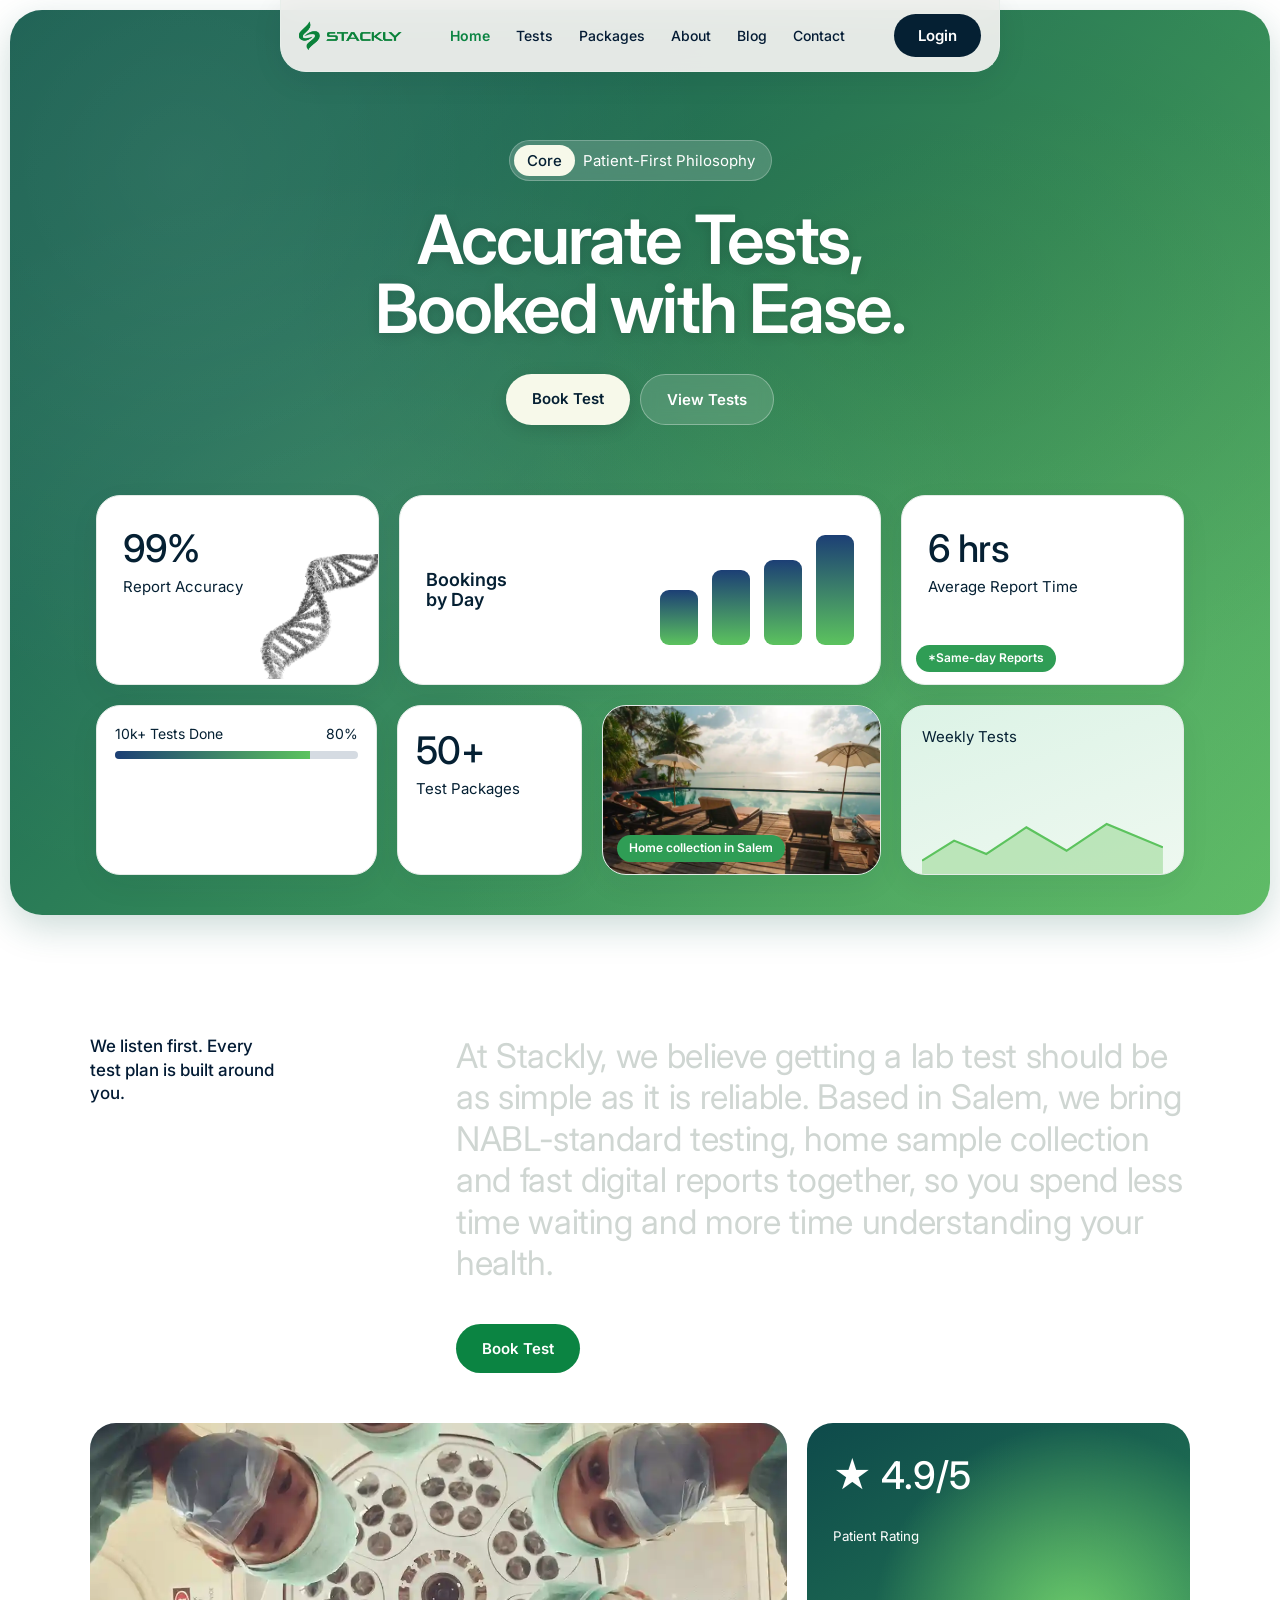
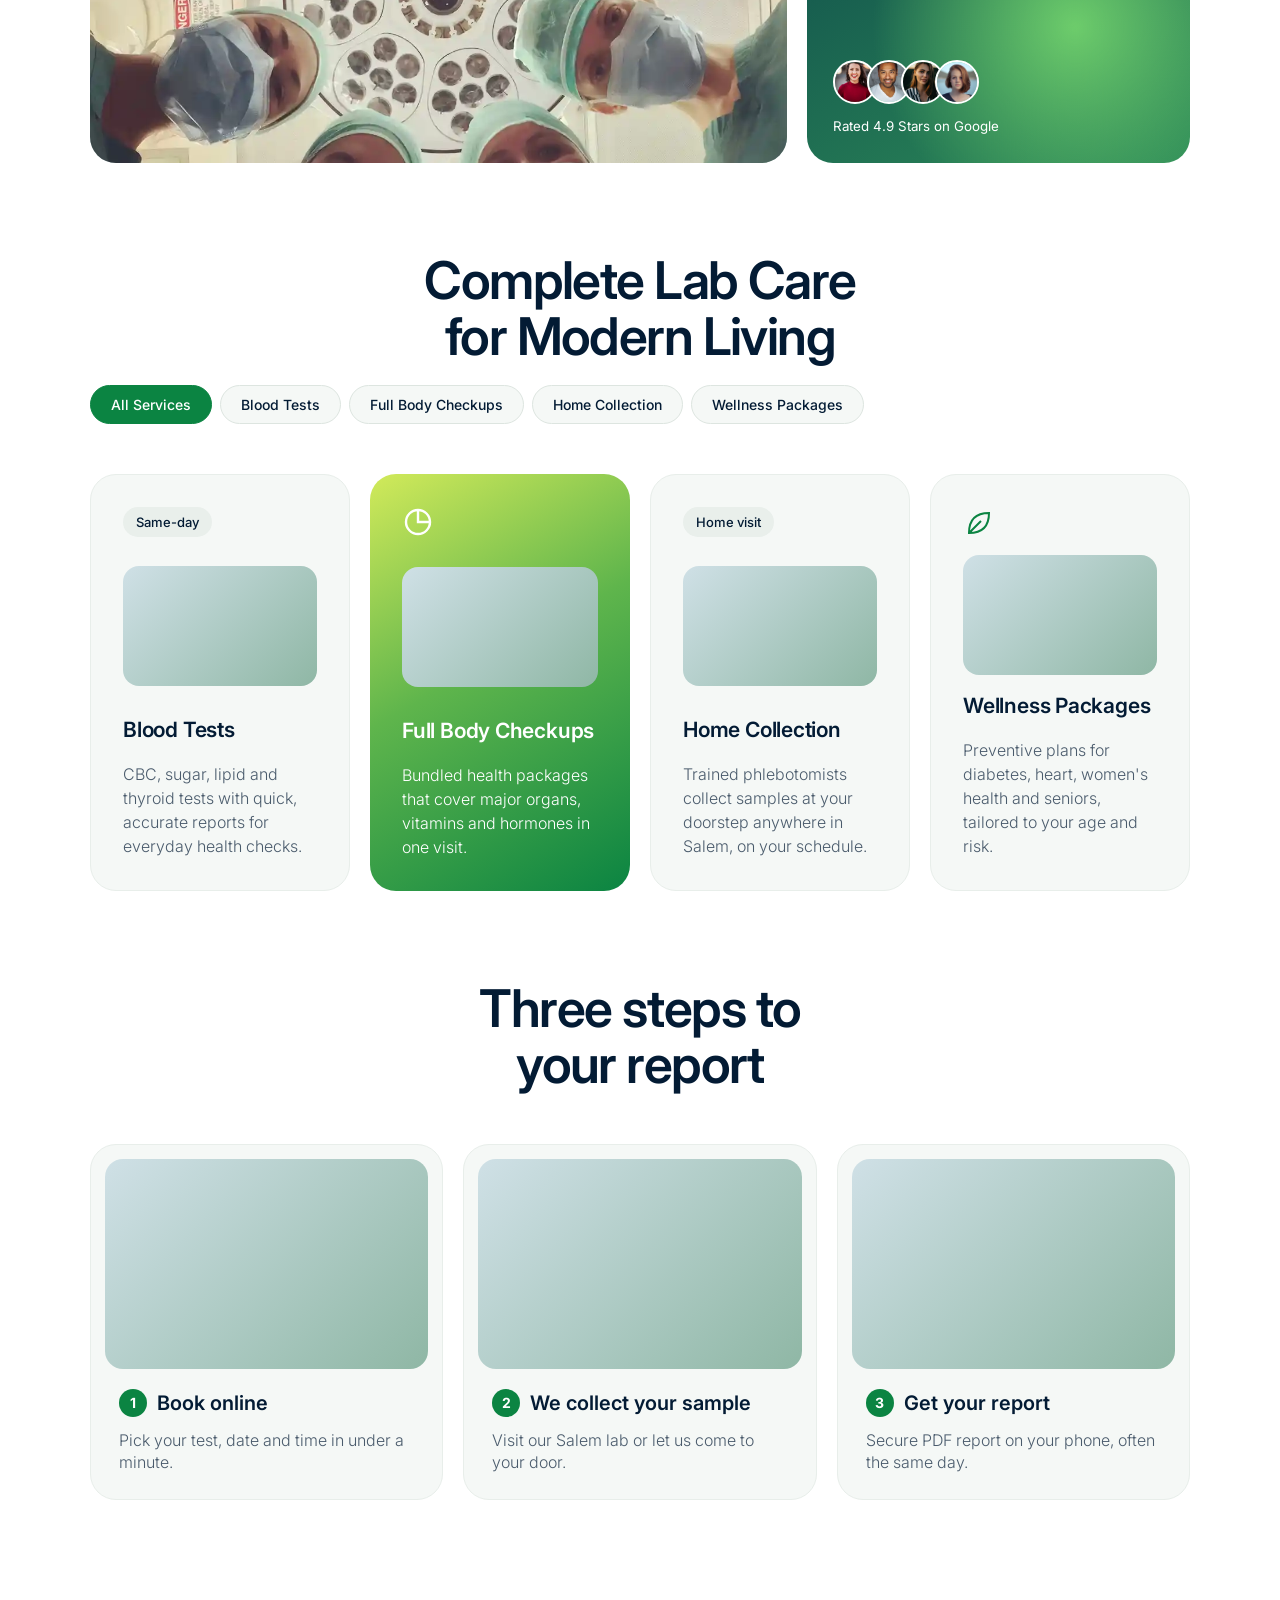
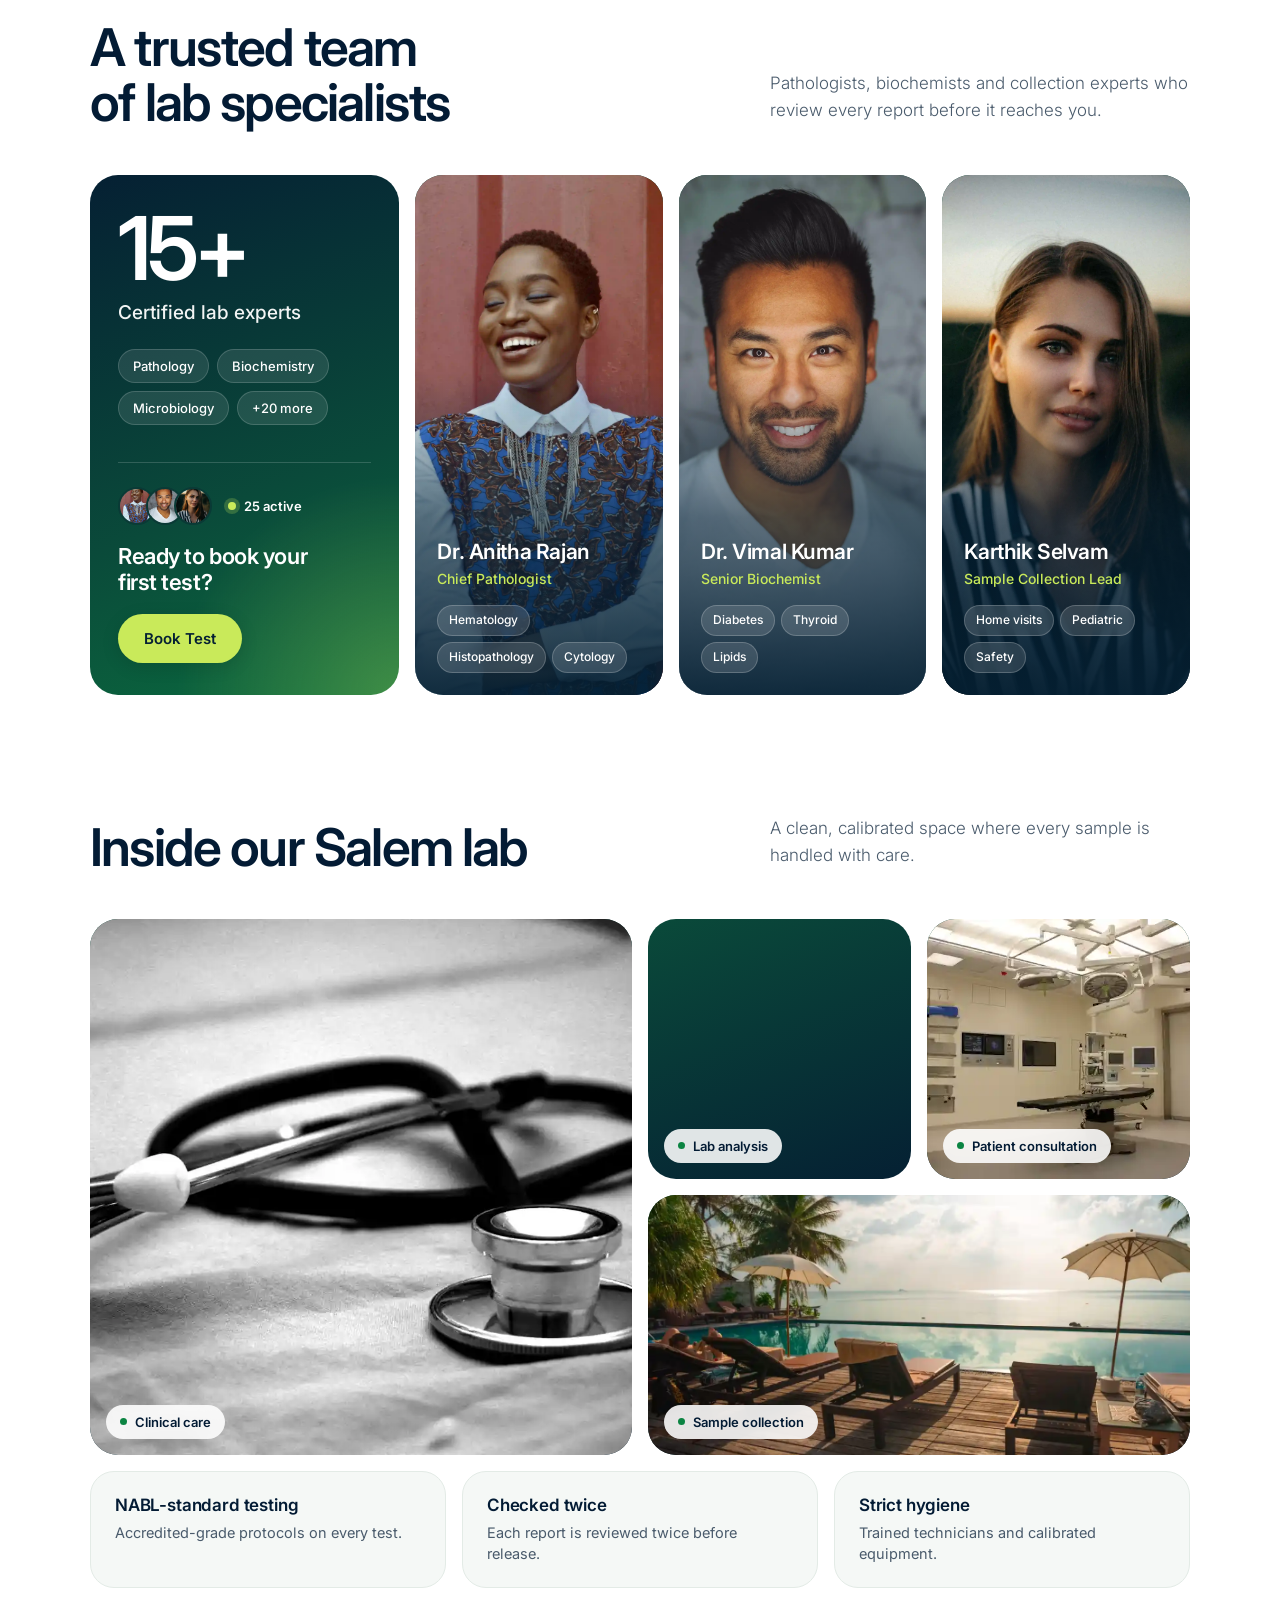
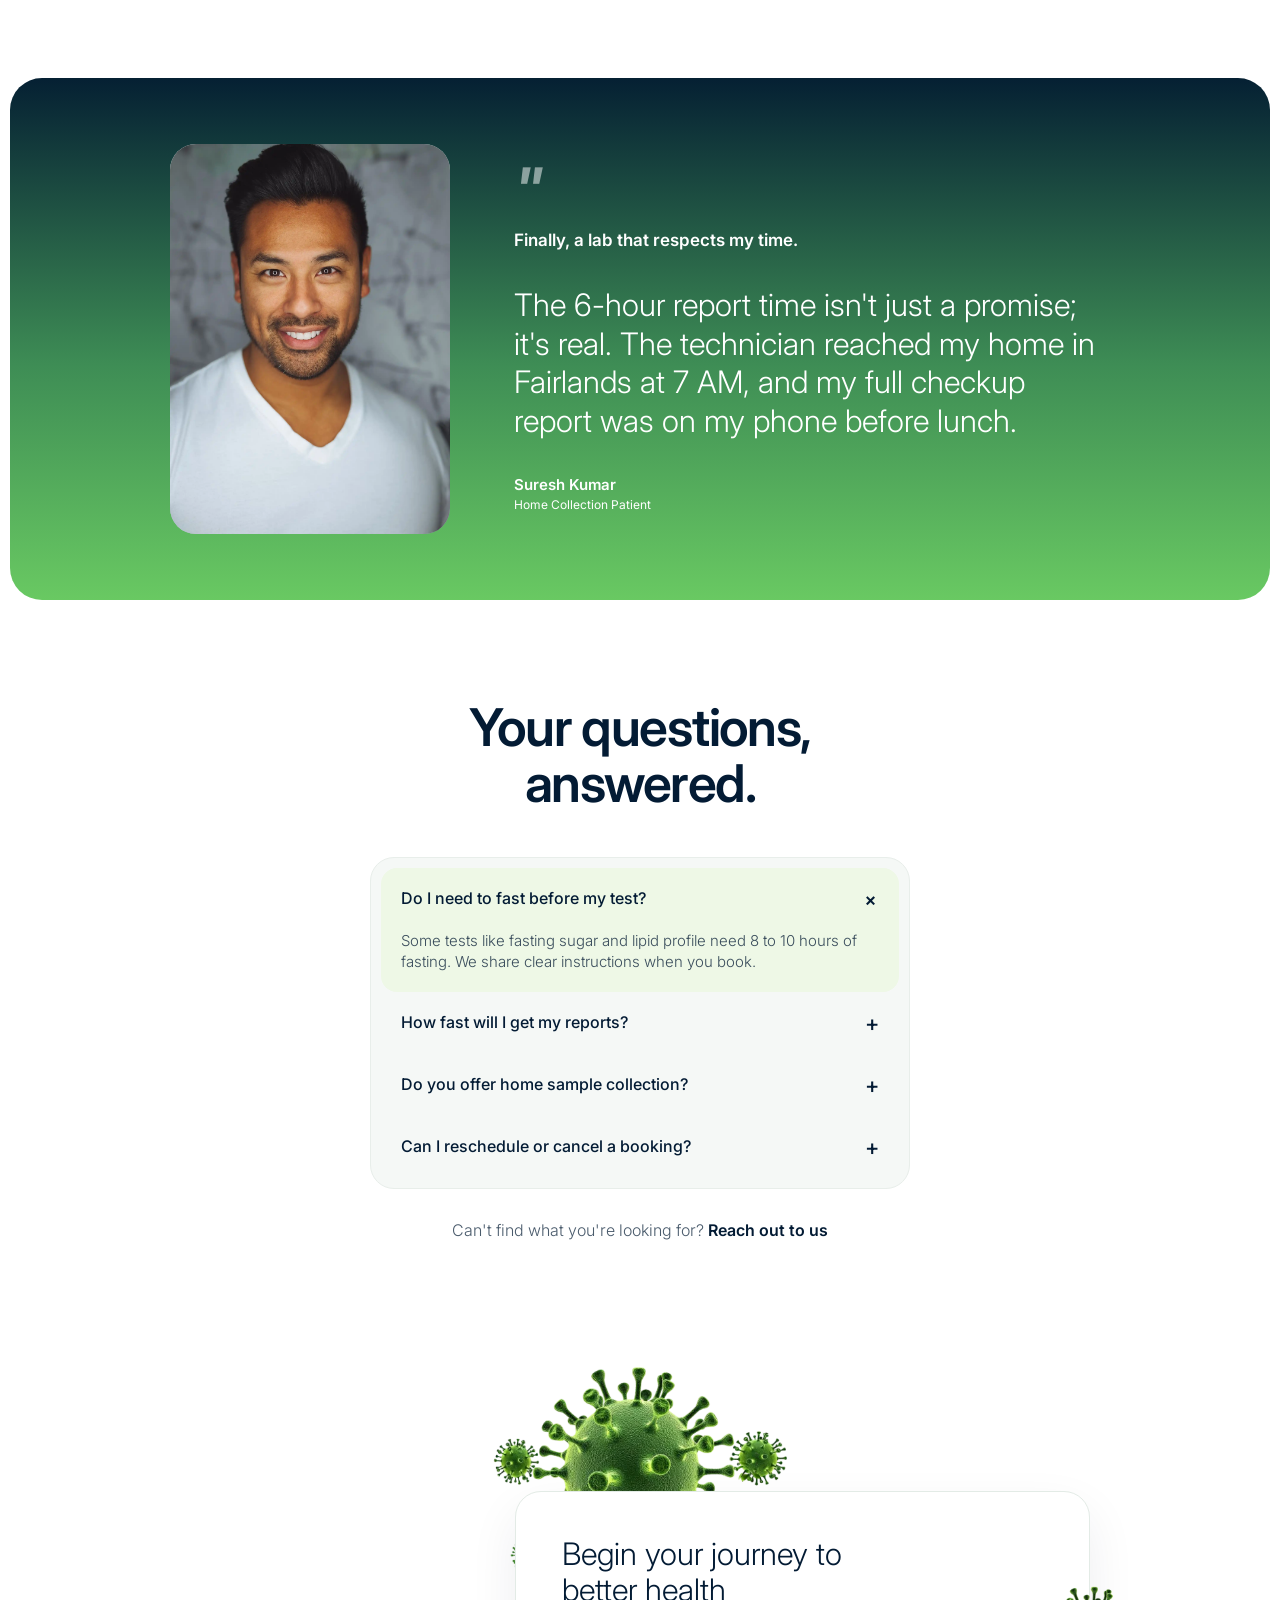
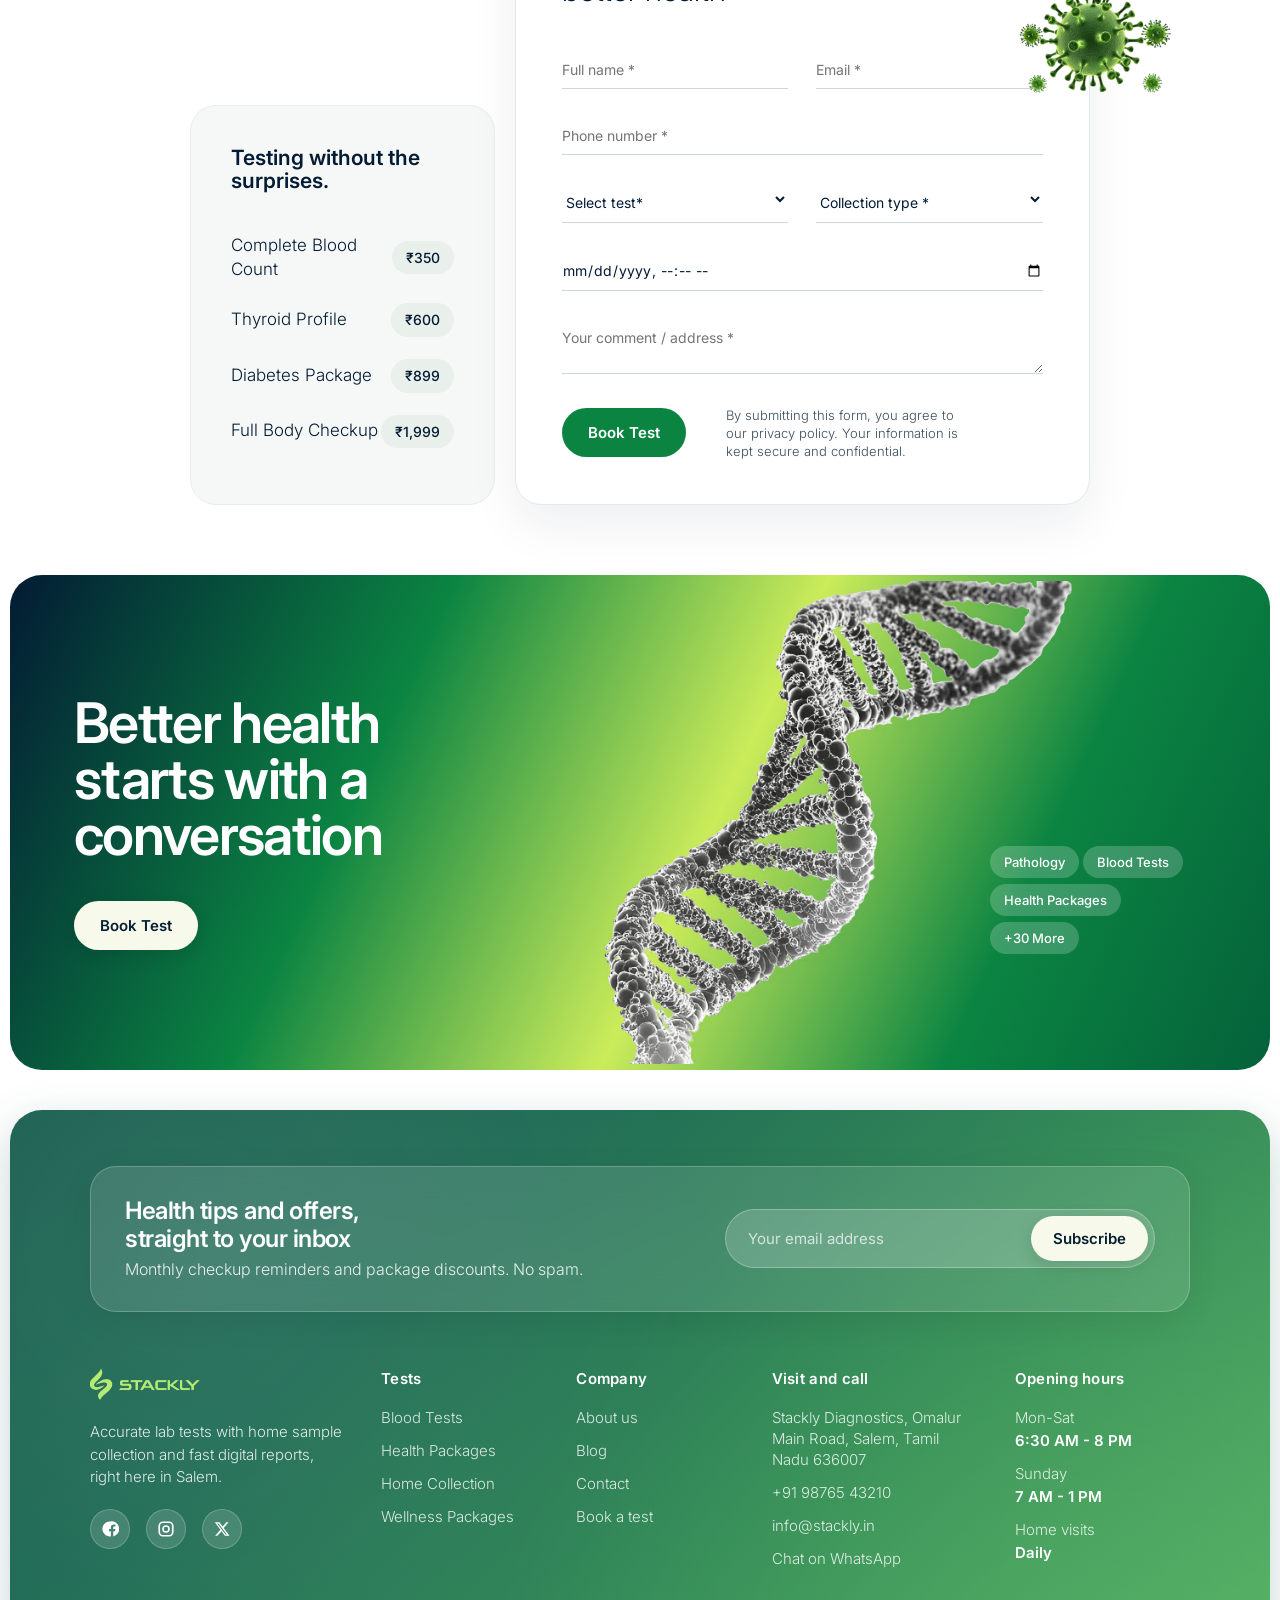
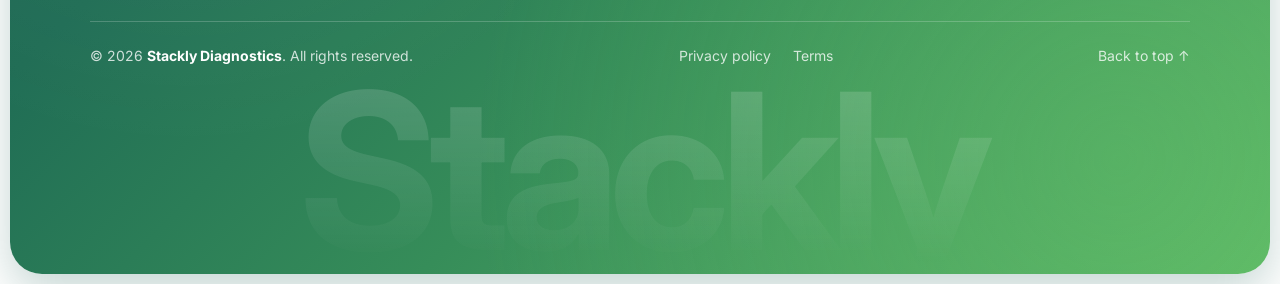
<file: index.html>
﻿<!DOCTYPE html>
<html lang="en" data-theme="light">
<head>
<meta charset="UTF-8">
<meta name="viewport" content="width=device-width, initial-scale=1, viewport-fit=cover">
<title>Stackly | Medical Lab Test Booking, Salem</title>
<link rel="preconnect" href="https://fonts.googleapis.com">
<link rel="preconnect" href="https://fonts.gstatic.com" crossorigin>
<link href="https://fonts.googleapis.com/css2?family=Inter:wght@300;400;500;600;700&display=swap" rel="stylesheet">
<link rel="stylesheet" href="styles.css">
</head>
<body>

<nav>
 <a href="index.html" class="logo" aria-label="Stackly home"><img src="images/stackly logo.webp" alt="Stackly" class="stackly-logo-img"></a>
 <ul><li><a href="index.html" style="color:var(--green);font-weight:600">Home</a></li><li><a href="tests.html">Tests</a></li><li><a href="packages.html">Packages</a></li><li><a href="about.html">About</a></li><li><a href="blog.html">Blog</a></li><li><a href="contact.html">Contact</a></li></ul>
 <a href="login.html" class="btn dark" style="padding:12px 24px">Login</a>
 <button class="burger" aria-label="Menu" aria-expanded="false"><span></span></button>
</nav>

<header class="hero">
 <div class="wrap in">
  <span class="badge"><b>Core</b>Patient-First Philosophy</span>
  <h1>Accurate Tests,<br>Booked with Ease.</h1>
  <div class="cta"><a href="404.html" class="btn cream">Book Test</a><a href="#services" class="btn ghost">View Tests</a></div>
  <div class="stats">
   <div class="sc a">
    <div class="n">99%</div><small>Report Accuracy</small>
    <div class="dna"></div>
   </div>
   <div class="sc wide"><strong>Bookings<br>by Day</strong><div class="bars"><i style="height:55px"></i><i style="height:75px"></i><i style="height:85px"></i><i style="height:110px"></i></div></div>
   <div class="sc"><div class="n">6 hrs</div><small>Average Report Time</small><span class="pill">*Same-day Reports</span></div>
   <div class="mini">
    <div class="sc"><div class="bar-row" style="margin-top:0"><span>10k+ Tests Done</span><span>80%</span></div><div class="track"><i></i></div></div>
    <div class="sc"><div class="n">50+</div><small>Test Packages</small></div>
    <div class="sc pb"><img class="" src="images/photo-1582719508461-905c673771fd.webp" sizes="(max-width:700px) 100vw, 50vw" alt="Laboratory blood sample tube" loading="lazy" decoding="async" onerror="this.style.display='none'"><span class="pill">Home collection in Salem</span></div>
    <div class="sc ch"><small>Weekly Tests</small><svg viewBox="0 0 300 90" preserveAspectRatio="none"><path d="M0 70L40 40 80 60 130 20 180 55 230 15 300 50V90H0z" fill="#a9dfa4" opacity=".7"/><path d="M0 70L40 40 80 60 130 20 180 55 230 15 300 50" fill="none" stroke="#5cc35e" stroke-width="3"/></svg></div>
   </div>
  </div>
 </div>
</header>

<main class="wrap">
 <section class="about" id="about">
  <p class="side">We listen first. Every test plan is built around you.</p>
  <div>
   <p class="reveal" id="rv">At Stackly, we believe getting a lab test should be as simple as it is reliable. Based in Salem, we bring NABL-standard testing, home sample collection and fast digital reports together, so you spend less time waiting and more time understanding your health.</p>
   <a href="404.html" class="btn green">Book Test</a>
  </div>
 </section>

 <div class="duo">
  <div class="photo pb"><img class="" src="images/photo-1579684385127-1ef15d508118.webp" sizes="(max-width:700px) 100vw, 50vw" alt="Doctor reviewing laboratory diagnostic reports" loading="lazy" decoding="async" onerror="this.style.display='none'"></div>
  <div class="rate"><div class="n">★ 4.9/5</div><small style="margin-top:-90px">Patient Rating</small><div><div class="avs"><span class="av"><img class="" src="images/photo-1494790108377-be9c29b29330.webp" alt="" loading="lazy" onerror="this.style.display='none'"></span><span class="av"><img class="" src="images/p2.webp" alt="" loading="lazy" onerror="this.style.display='none'"></span><span class="av"><img class="" src="images/p3.webp" alt="" loading="lazy" onerror="this.style.display='none'"></span><span class="av"><img class="" src="images/photo-1438761681033-6461ffad8d80.webp" alt="" loading="lazy" onerror="this.style.display='none'"></span></div><small>Rated 4.9 Stars on Google</small></div></div>
 </div>

 <section class="services" id="services">
  <h2 class="big">Complete Lab Care<br>for Modern Living</h2>
  <div class="filter-tabs" role="tablist" aria-label="Services filter">
   <a href="#" class="ft active" data-svc="all">All Services</a>
   <a href="#" class="ft" data-svc="blood">Blood Tests</a>
   <a href="#" class="ft" data-svc="checkup">Full Body Checkups</a>
   <a href="#" class="ft" data-svc="home">Home Collection</a>
   <a href="#" class="ft" data-svc="wellness">Wellness Packages</a>
  </div>
  <div class="sgrid">
   <div class="svc" data-cat="blood"><span class="tag">Same-day</span><div class="pb sv"><img class="" src="images/photo-1582719471384-894fbb16e074.webp" sizes="(max-width:700px) 100vw, 50vw" alt="Blood test sample tubes rack" loading="lazy" decoding="async" onerror="this.style.display='none'"></div><div><h3>Blood Tests</h3><p>CBC, sugar, lipid and thyroid tests with quick, accurate reports for everyday health checks.</p></div></div>
   <div class="svc hl" data-cat="checkup"><svg class="ic" viewBox="0 0 32 32" fill="none" stroke="currentColor" stroke-width="2.4"><circle cx="16" cy="16" r="12"/><path d="M16 4v12h12"/></svg><div class="pb sv"><img class="" src="images/photo-1631217868264-e5b90bb7e133.webp" sizes="(max-width:700px) 100vw, 50vw" alt="Doctor consultation for full body checkup" loading="lazy" decoding="async" onerror="this.style.display='none'"></div><div><h3>Full Body Checkups</h3><p>Bundled health packages that cover major organs, vitamins and hormones in one visit.</p></div></div>
   <div class="svc" data-cat="home"><span class="tag">Home visit</span><div class="pb sv"><img class="" src="images/Home Collection.webp" sizes="(max-width:700px) 100vw, 50vw" alt="Nurse visiting patient for home sample collection" loading="lazy" decoding="async" onerror="this.style.display='none'"></div><div><h3>Home Collection</h3><p>Trained phlebotomists collect samples at your doorstep anywhere in Salem, on your schedule.</p></div></div>
   <div class="svc" data-cat="wellness"><svg class="ic" viewBox="0 0 32 32" fill="none" stroke="currentColor" stroke-width="2"><path d="M6 26C6 12 14 6 26 6c0 12-6 20-20 20zM6 26L18 14"/></svg><div class="pb sv"><img class="" src="images/photo-1505751172876-fa1923c5c528.webp" sizes="(max-width:700px) 100vw, 50vw" alt="Preventive health diagnostics and wellness" loading="lazy" decoding="async" onerror="this.style.display='none'"></div><div><h3>Wellness Packages</h3><p>Preventive plans for diabetes, heart, women's health and seniors, tailored to your age and risk.</p></div></div>
  </div>
 </section>

 <section class="steps" id="how"><h2 class="big">Three steps to<br>your report</h2><div class="stg"><div class="st"><div class="pb"><img class="" src="images/photo-1584432810601-6c7f27d2362b.webp" sizes="(max-width:700px) 100vw, 50vw" alt="Booking test online on phone" loading="lazy" decoding="async" onerror="this.style.display='none'"></div><h3><b>1</b>Book online</h3><p>Pick your test, date and time in under a minute.</p></div><div class="st"><div class="pb"><img class="" src="images/photo-1588776814546-1ffcf47267a5.webp" sizes="(max-width:700px) 100vw, 50vw" alt="Phlebotomist collecting sample" loading="lazy" decoding="async" onerror="this.style.display='none'"></div><h3><b>2</b>We collect your sample</h3><p>Visit our Salem lab or let us come to your door.</p></div><div class="st"><div class="pb"><img class="" src="images/photo-1576091160399-112ba8d25d1d.webp" sizes="(max-width:700px) 100vw, 50vw" alt="Reviewing electronic lab report" loading="lazy" decoding="async" onerror="this.style.display='none'"></div><h3><b>3</b>Get your report</h3><p>Secure PDF report on your phone, often the same day.</p></div></div></section>

 <section class="tm" id="team">
  <header class="sec-h"><h2>A trusted team of lab specialists</h2><p>Pathologists, biochemists and collection experts who review every report before it reaches you.</p></header>
  <div class="tm-grid">
   <aside class="tm-stat">
    <div><div class="tm-n">15+</div><p class="tm-l">Certified lab experts</p>
     <ul class="tm-d"><li>Pathology</li><li>Biochemistry</li><li>Microbiology</li><li>+20 more</li></ul></div>
    <div class="tm-cta"><div class="tm-row"><span class="tm-avs"><span class="tm-av"><img src="images/p1.webp" alt="Doctor" loading="lazy"></span><span class="tm-av"><img src="images/p2.webp" alt="Biochemist" loading="lazy"></span><span class="tm-av"><img src="images/p3.webp" alt="Technician" loading="lazy"></span></span><span class="tm-live">25 active</span></div>
     <h3>Ready to book your first test?</h3><a href="404.html" class="btn cream">Book Test</a></div>
   </aside>
   <article class="tm-c"><img src="images/p1.webp" sizes="(max-width:640px) 100vw, (max-width:1000px) 33vw, 25vw" alt="Dr. Anitha Rajan - Chief Pathologist" loading="lazy" decoding="async" onerror="this.style.display='none'"><div class="tm-i"><h3>Dr. Anitha Rajan</h3><p>Chief Pathologist</p><ul class="tm-t"><li>Hematology</li><li>Histopathology</li><li>Cytology</li></ul></div></article>
   <article class="tm-c"><img src="images/p2.webp" sizes="(max-width:640px) 100vw, (max-width:1000px) 33vw, 25vw" alt="Dr. Vimal Kumar - Senior Biochemist" loading="lazy" decoding="async" onerror="this.style.display='none'"><div class="tm-i"><h3>Dr. Vimal Kumar</h3><p>Senior Biochemist</p><ul class="tm-t"><li>Diabetes</li><li>Thyroid</li><li>Lipids</li></ul></div></article>
   <article class="tm-c"><img src="images/p3.webp" sizes="(max-width:640px) 100vw, (max-width:1000px) 33vw, 25vw" alt="Karthik Selvam - Sample Collection Lead" loading="lazy" decoding="async" onerror="this.style.display='none'"><div class="tm-i"><h3>Karthik Selvam</h3><p>Sample Collection Lead</p><ul class="tm-t"><li>Home visits</li><li>Pediatric</li><li>Safety</li></ul></div></article>
  </div>
 </section>
<section class="lb" id="gallery">
 <header class="sec-h"><h2>Inside our Salem lab</h2><p>A clean, calibrated space where every sample is handled with care.</p></header>
 <div class="lb-grid">
  <figure class="lb-a"><img src="images/Wellness Packages.webp" sizes="(max-width:640px) 100vw, (max-width:1000px) 33vw, 25vw" alt="Clinical diagnostics lab Salem" loading="lazy" decoding="async" onerror="this.style.display='none'"><figcaption>Clinical care</figcaption></figure>
  <figure class="lb-b"><img src="images/photo-1579165466741-7f35e4755660.webp" sizes="(max-width:640px) 100vw, (max-width:1000px) 33vw, 25vw" alt="Laboratory testing equipment" loading="lazy" decoding="async" onerror="this.style.display='none'"><figcaption>Lab analysis</figcaption></figure>
  <figure class="lb-c"><img src="images/Patient consultation.webp" sizes="(max-width:640px) 100vw, (max-width:1000px) 33vw, 25vw" alt="Patient consultation room" loading="lazy" decoding="async" onerror="this.style.display='none'"><figcaption>Patient consultation</figcaption></figure>
  <figure class="lb-d"><img src="images/photo-1582719508461-905c673771fd.webp" sizes="(max-width:640px) 100vw, (max-width:1000px) 33vw, 25vw" alt="Sample collection centrifuge" loading="lazy" decoding="async" onerror="this.style.display='none'"><figcaption>Sample collection</figcaption></figure>
 </div>
 <ul class="lb-facts">
  <li><b>NABL-standard testing</b><span>Accredited-grade protocols on every test.</span></li>
  <li><b>Checked twice</b><span>Each report is reviewed twice before release.</span></li>
  <li><b>Strict hygiene</b><span>Trained technicians and calibrated equipment.</span></li>
 </ul>
</section>
</main>

<section class="testi">
 <div class="tin">
  <div class="tp pb"><img class="" src="images/p2.webp" sizes="(max-width:700px) 100vw, 50vw" alt="Suresh Kumar - Patient portrait" loading="lazy" decoding="async" onerror="this.style.display='none'"></div>
  <div>
   <div class="q">"</div>
   <h3>Finally, a lab that respects my time.</h3>
   <blockquote>The 6-hour report time isn't just a promise; it's real. The technician reached my home in Fairlands at 7 AM, and my full checkup report was on my phone before lunch.</blockquote>
   <div class="by">Suresh Kumar<small>Home Collection Patient</small></div>
  </div>
 </div>
</section>

<section class="faq wrap" id="faq">
 <h2 class="big">Your questions,<br>answered.</h2>
 <div class="fq">
  <div class="fi open"><button>Do I need to fast before my test?</button><p>Some tests like fasting sugar and lipid profile need 8 to 10 hours of fasting. We share clear instructions when you book.</p></div>
  <div class="fi"><button>How fast will I get my reports?</button><p>Most routine reports are ready the same day and sent to your phone and email as a secure PDF.</p></div>
  <div class="fi"><button>Do you offer home sample collection?</button><p>Yes. Our trained team visits your home anywhere in Salem at the time slot you choose.</p></div>
  <div class="fi"><button>Can I reschedule or cancel a booking?</button><p>You can change or cancel free of charge up to 2 hours before your slot.</p></div>
 </div>
 <p class="more">Can't find what you're looking for? <b><a href="#contact">Reach out to us</a></b></p>
</section>

<section class="book wrap" id="book">
 <div class="bgrid">
          <div class="vbig"></div><div class="vsm"></div>
  <div class="price">
   <h3>Testing without the surprises.</h3>
   <div class="pr">Complete Blood Count<b>&#8377;350</b></div>
   <div class="pr">Thyroid Profile<b>&#8377;600</b></div>
   <div class="pr">Diabetes Package<b>&#8377;899</b></div>
   <div class="pr">Full Body Checkup<b>&#8377;1,999</b></div>
  </div>
  <form class="form contact-form" id="bf">
   <h3>Begin your journey to<br>better health</h3>
   <div class="row"><div class="fld"><input id="contactName" required placeholder="Full name *" aria-label="Full name"></div><div class="fld"><input type="email" id="contactEmail" required placeholder="Email *" aria-label="Email"></div></div>
   <div class="fld"><input type="tel" id="contactPhone" required placeholder="Phone number *" aria-label="Phone number"></div>
   <div class="row">
    <div class="fld"><select required aria-label="Select test"><option value="">Select test*</option><option>Complete Blood Count</option><option>Thyroid Profile</option><option>Diabetes Package</option><option>Full Body Checkup</option></select></div>
    <div class="fld"><select required aria-label="Collection type"><option value="">Collection type *</option><option>Home collection</option><option>Visit Stackly lab</option></select></div>
   </div>
   <div class="fld"><input type="datetime-local" required aria-label="Date and time"></div>
   <div class="fld"><textarea id="contactMessage" placeholder="Your comment / address *" required aria-label="Comment"></textarea></div>
   <div class="fb"><button class="btn green" type="submit">Book Test</button><p>By submitting this form, you agree to our privacy policy. Your information is kept secure and confidential.</p></div>
   <p class="ok" id="ok" role="status">Thank you! Your booking request is received. We will call you shortly to confirm.</p>
  </form>
 </div>
</section>

<section class="banner">
 <h2>Better health starts with a conversation</h2>
 <a href="404.html" class="btn cream">Book Test</a>
 <div class="helixbg"></div>
 <div class="chips"><span class="chip">Pathology</span><span class="chip">Blood Tests</span><span class="chip">Health Packages</span><span class="chip">+30 More</span></div>
</section>

<footer class="sf" id="contact"><div class="sf-in">
<div class="sf-news"><div><h3>Health tips and offers,<br>straight to your inbox</h3><p>Monthly checkup reminders and package discounts. No spam.</p></div>
<form class="sf-form newsletter-form-inline">
  <div class="sf-row"><input type="email" required placeholder="Your email address" aria-label="Email address"><button class="btn cream" type="submit" style="padding:13px 22px">Subscribe</button></div>
  <small hidden role="status">Thanks for subscribing!</small>
</form></div>
<div class="sf-grid">
<div class="sf-brand"><a href="index.html" class="logo" aria-label="Stackly home"><img src="images/stackly logo.webp" alt="Stackly" class="stackly-logo-img"></a><p>Accurate lab tests with home sample collection and fast digital reports, right here in Salem.</p><div class="soc" aria-label="Social links">
   <a href="404.html" aria-label="Facebook"><svg viewBox="0 0 24 24" fill="currentColor"><path d="M12 2a10 10 0 1 0 1.2 19.9v-7H10.7V12h2.5V9.8c0-2.5 1.5-3.9 3.8-3.9 1.1 0 2.2.2 2.2.2v2.5h-1.3c-1.2 0-1.6.8-1.6 1.6V12h2.8l-.4 2.9h-2.4v7A10 10 0 0 0 12 2z"/></svg></a>
   <a href="404.html" aria-label="Instagram"><svg viewBox="0 0 24 24" fill="none" stroke="currentColor" stroke-width="2.2"><rect x="3" y="3" width="18" height="18" rx="5"/><circle cx="12" cy="12" r="4"/></svg></a>
   <a href="404.html" aria-label="X"><svg viewBox="0 0 24 24" fill="currentColor"><path d="M17.8 3h3l-6.6 7.5L22 21h-6l-4.7-6.1L5.9 21h-3l7-8L2.4 3h6.2l4.2 5.6zm-1 16.2h1.7L7.3 4.7H5.5z"/></svg></a>
  </div></div>
<div><h4>Tests</h4><ul><li><a href="404.html">Blood Tests</a></li><li><a href="404.html">Health Packages</a></li><li><a href="404.html">Home Collection</a></li><li><a href="404.html">Wellness Packages</a></li></ul></div>
<div><h4>Company</h4><ul><li><a href="404.html">About us</a></li><li><a href="404.html">Blog</a></li><li><a href="404.html">Contact</a></li><li><a href="404.html">Book a test</a></li></ul></div>
<div><h4>Visit and call</h4><ul><li>Stackly Diagnostics, Omalur Main Road, Salem, Tamil Nadu 636007</li><li><a href="404.html">+91 98765 43210</a></li><li><a href="404.html">info@stackly.in</a></li><li><a href="404.html">Chat on WhatsApp</a></li></ul></div>
<div class="sf-hrs"><h4>Opening hours</h4><ul><li>Mon-Sat <b>6:30 AM - 8 PM</b></li><li>Sunday <b>7 AM - 1 PM</b></li><li>Home visits <b>Daily</b></li></ul></div>
</div>
<div class="sf-bot"><span>&copy; 2026 <b>Stackly Diagnostics</b>. All rights reserved.</span><span class="sf-l"><a href="404.html">Privacy policy</a><a href="404.html">Terms</a></span><a href="#" onclick="window.scrollTo({top:0,behavior:'smooth'});return false">Back to top &uarr;</a></div>
<div class="sf-word" aria-hidden="true">Stackly</div>
</div></footer>

<script>
// word-by-word text reveal on scroll
(function(){
 var el=document.getElementById('rv');
 if (el) {
  el.innerHTML=el.textContent.split(' ').map(function(w){return '<span>'+w+'</span>'}).join(' ');
  var sp=el.querySelectorAll('span');
  function upd(){
   var r=el.getBoundingClientRect(),h=window.innerHeight;
   var p=Math.min(1,Math.max(0,(h*0.85-r.top)/(r.height+h*0.35)));
   var n=Math.round(p*sp.length);
   sp.forEach(function(s,i){s.classList.toggle('on',i<n)});
  }
  window.addEventListener('scroll',upd,{passive:true});window.addEventListener('resize',upd);upd();
 }
})();
// FAQ accordion
document.querySelectorAll('.fi button').forEach(function(b){
 b.addEventListener('click',function(){
  var it=b.parentElement,was=it.classList.contains('open');
  document.querySelectorAll('.fi').forEach(function(x){x.classList.remove('open')});
  if(!was)it.classList.add('open');
 });
});
document.querySelector(".burger").addEventListener("click",function(){var n=document.querySelector("nav"),o=n.classList.toggle("open");this.setAttribute("aria-expanded",o)});
document.querySelectorAll("nav ul a").forEach(function(a){a.addEventListener("click",function(){document.querySelector("nav").classList.remove("open")})});

// Services filter tabs
document.querySelectorAll('.services .ft').forEach(function(btn){
 btn.addEventListener('click', function(e){
  e.preventDefault();
  document.querySelectorAll('.services .ft').forEach(function(b){ b.classList.remove('active'); });
  btn.classList.add('active');
  var cat = btn.getAttribute('data-svc');
  document.querySelectorAll('.services .svc').forEach(function(card){
   if(cat === 'all' || card.getAttribute('data-cat') === cat){
    card.style.display = '';
   } else {
    card.style.display = 'none';
   }
  });
 });
});
</script>
<script src="validation.js"></script>
</body>
</html>
</file>
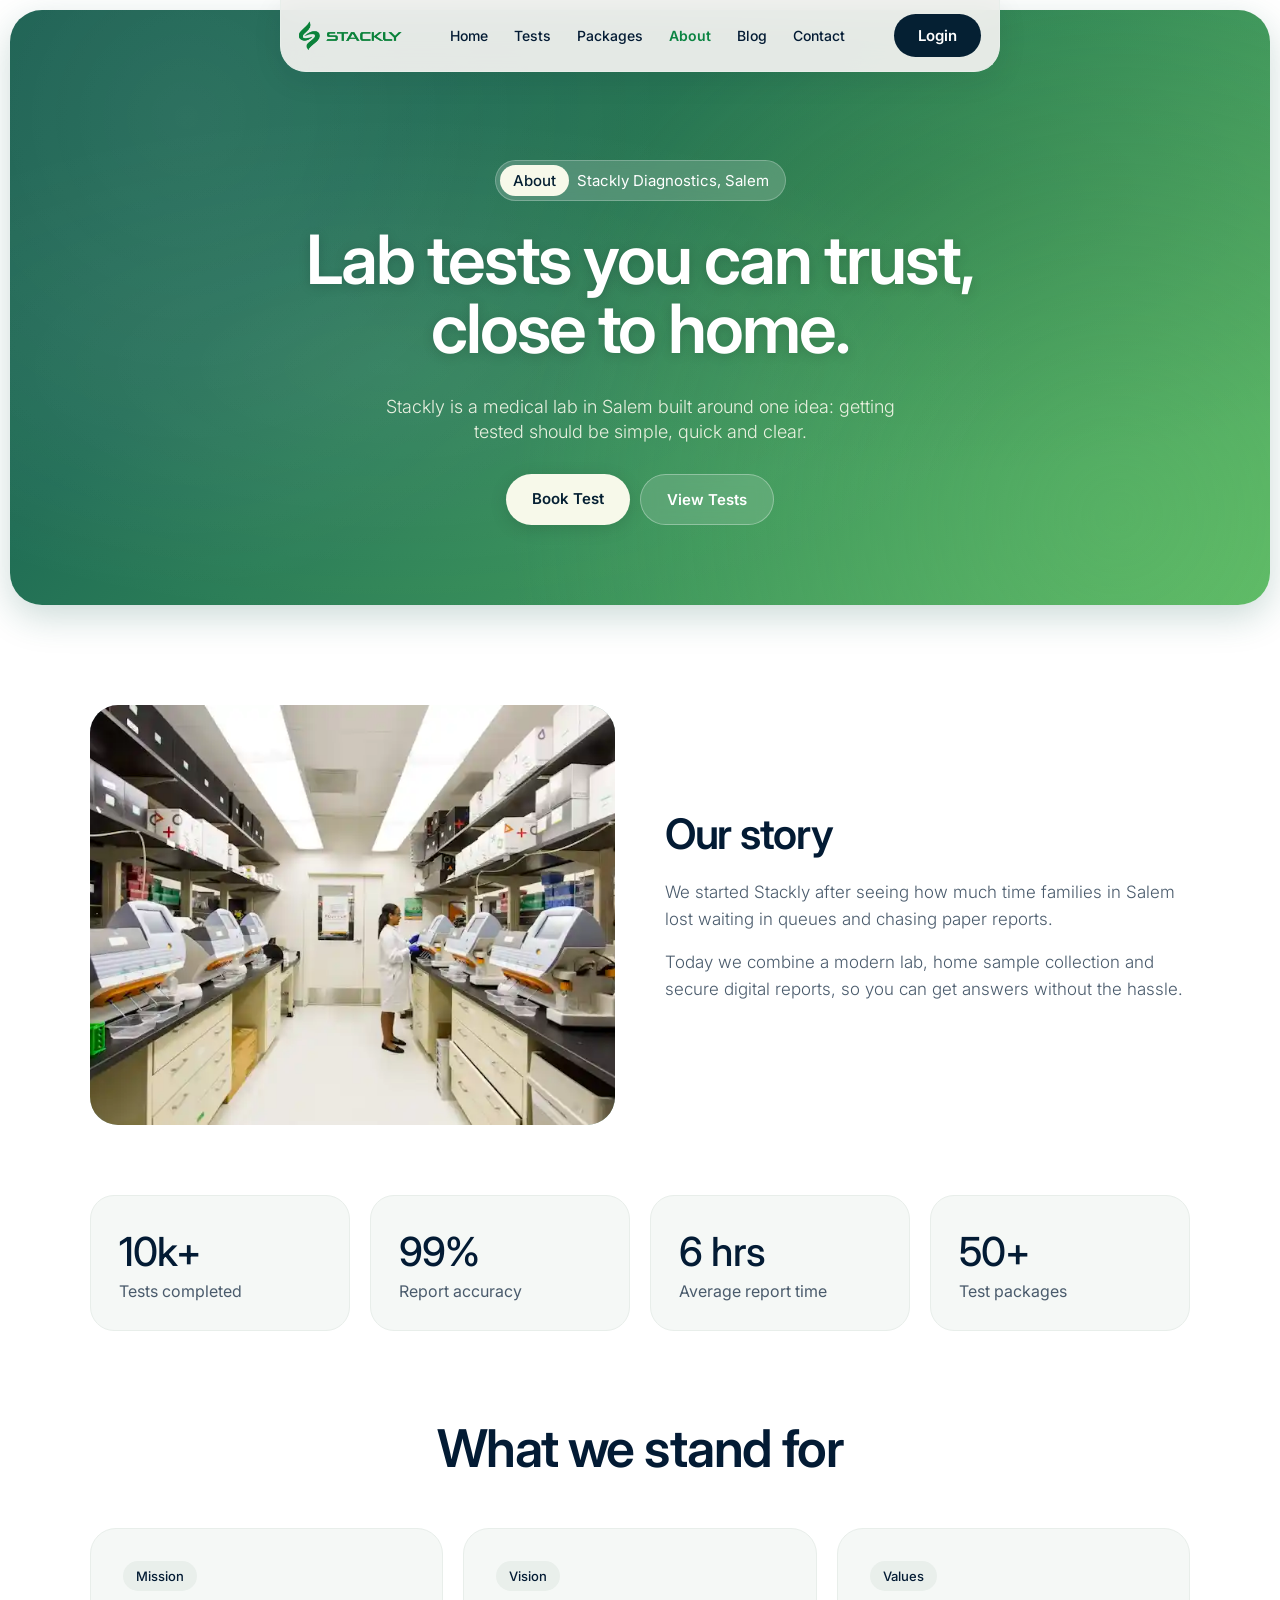
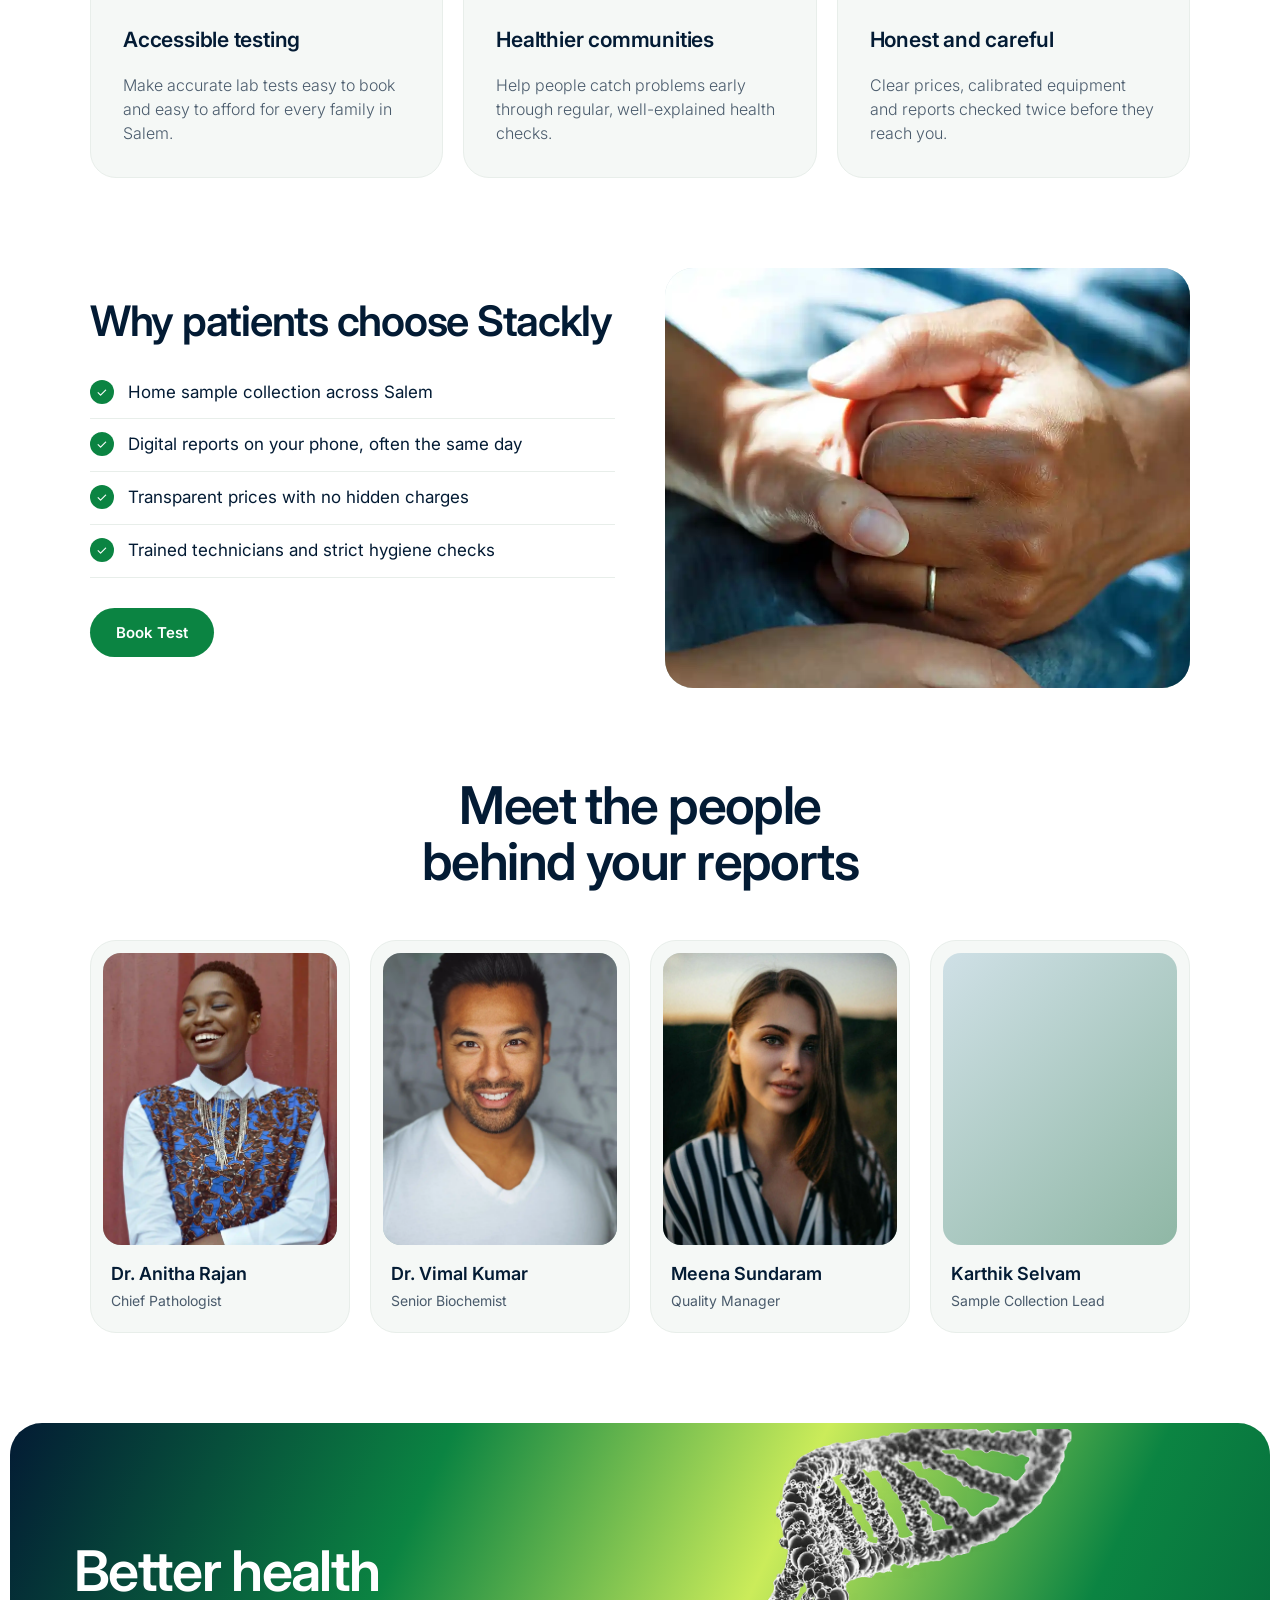
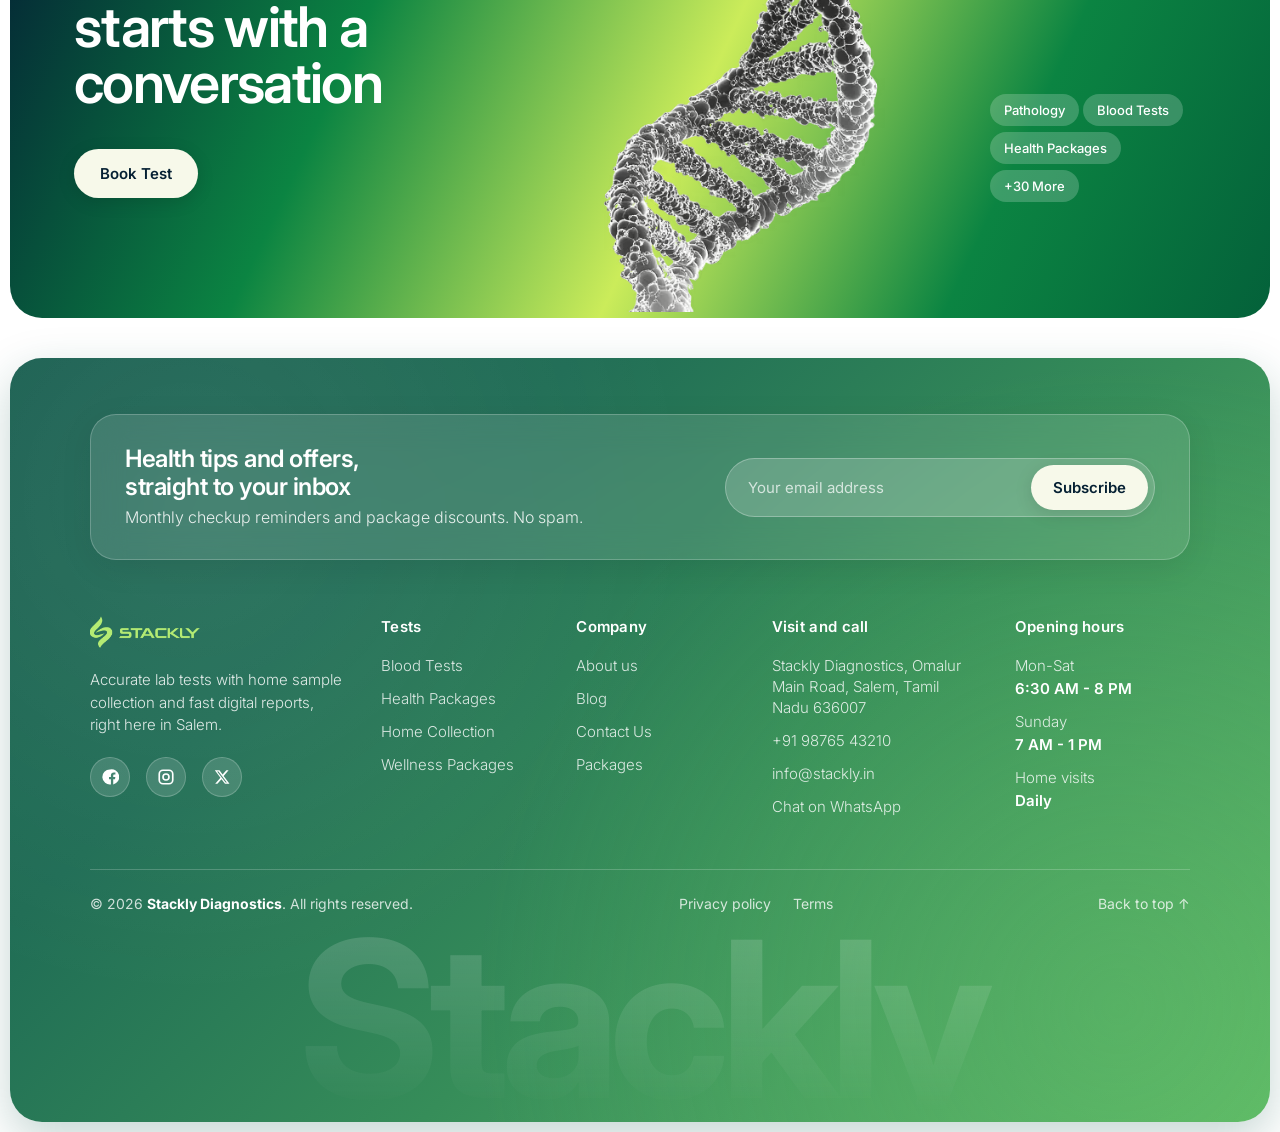
<file: about.html>
﻿<!DOCTYPE html>
<html lang="en" data-theme="light">
<head>
<meta charset="UTF-8">
<meta name="viewport" content="width=device-width, initial-scale=1, viewport-fit=cover">
<title>About Stackly | Medical Lab in Salem</title>
<link rel="preconnect" href="https://fonts.googleapis.com">
<link rel="preconnect" href="https://fonts.gstatic.com" crossorigin>
<link href="https://fonts.googleapis.com/css2?family=Inter:wght@300;400;500;600;700&display=swap" rel="stylesheet">
<link rel="stylesheet" href="styles.css">
</head>
<body class="about-page">
<nav>
 <a href="index.html" class="logo" aria-label="Stackly home"><img src="images/stackly logo.webp" alt="Stackly" class="stackly-logo-img"></a>
 <ul><li><a href="index.html">Home</a></li><li><a href="tests.html">Tests</a></li><li><a href="packages.html">Packages</a></li><li><a href="about.html" style="color:var(--green);font-weight:600">About</a></li><li><a href="blog.html">Blog</a></li><li><a href="contact.html">Contact</a></li></ul>

 <a href="login.html" class="btn dark" style="padding:12px 24px">Login</a>
 <button class="burger" aria-label="Menu" aria-expanded="false"><span></span></button>
</nav>
<header class="hero ab"><div class="wrap in"><span class="badge"><b>About</b>Stackly Diagnostics, Salem</span>
<h1>Lab tests you can trust,<br>close to home.</h1>
<p class="lead">Stackly is a medical lab in Salem built around one idea: getting tested should be simple, quick and clear.</p>
<div class="cta"><a href="404.html" class="btn cream">Book Test</a><a href="index.html#services" class="btn ghost">View Tests</a></div></div></header>
<main class="wrap">
<section class="split"><div class="pb ph-l"><img src="images/photo-1579154204601-01588f351e67.webp" sizes="(max-width:700px) 100vw, 50vw" alt="Stackly lab team and diagnostic equipment" loading="lazy" decoding="async" onerror="this.style.display='none'"></div>
<div><h2 class="mid">Our story</h2><p>We started Stackly after seeing how much time families in Salem lost waiting in queues and chasing paper reports.</p><p>Today we combine a modern lab, home sample collection and secure digital reports, so you can get answers without the hassle.</p></div></section>
<div class="facts"><div><b>10k+</b><span>Tests completed</span></div><div><b>99%</b><span>Report accuracy</span></div><div><b>6 hrs</b><span>Average report time</span></div><div><b>50+</b><span>Test packages</span></div></div>
<section class="vals"><h2 class="big">What we stand for</h2><div class="sgrid g3"><div class="svc"><span class="tag">Mission</span><div><h3>Accessible testing</h3><p>Make accurate lab tests easy to book and easy to afford for every family in Salem.</p></div></div><div class="svc"><span class="tag">Vision</span><div><h3>Healthier communities</h3><p>Help people catch problems early through regular, well-explained health checks.</p></div></div><div class="svc"><span class="tag">Values</span><div><h3>Honest and careful</h3><p>Clear prices, calibrated equipment and reports checked twice before they reach you.</p></div></div></div></section>
<section class="split rev"><div><h2 class="mid">Why patients choose Stackly</h2><ul class="chk"><li>Home sample collection across Salem</li><li>Digital reports on your phone, often the same day</li><li>Transparent prices with no hidden charges</li><li>Trained technicians and strict hygiene checks</li></ul><a href="404.html" class="btn green">Book Test</a></div>
<div class="pb ph-l"><img src="images/Home Collection.webp" sizes="(max-width:700px) 100vw, 50vw" alt="Home collection phlebotomist visiting patient" loading="lazy" decoding="async" onerror="this.style.display='none'"></div></section>
<section class="crew"><h2 class="big">Meet the people<br>behind your reports</h2><div class="pgrid"><div class="pc"><div class="pb"><img src="images/p1.webp" sizes="(max-width:700px) 100vw, 50vw" alt="Dr. Anitha Rajan - Chief Pathologist" loading="lazy" decoding="async" onerror="this.style.display='none'"></div><h3>Dr. Anitha Rajan</h3><p>Chief Pathologist</p></div><div class="pc"><div class="pb"><img src="images/p2.webp" sizes="(max-width:700px) 100vw, 50vw" alt="Dr. Vimal Kumar - Senior Biochemist" loading="lazy" decoding="async" onerror="this.style.display='none'"></div><h3>Dr. Vimal Kumar</h3><p>Senior Biochemist</p></div><div class="pc"><div class="pb"><img src="images/p3.webp" sizes="(max-width:700px) 100vw, 50vw" alt="Meena Sundaram - Quality Manager" loading="lazy" decoding="async" onerror="this.style.display='none'"></div><h3>Meena Sundaram</h3><p>Quality Manager</p></div><div class="pc"><div class="pb"><img src="images/c1.webp" sizes="(max-width:700px) 100vw, 50vw" alt="Karthik Selvam - Sample Collection Lead" loading="lazy" decoding="async" onerror="this.style.display='none'"></div><h3>Karthik Selvam</h3><p>Sample Collection Lead</p></div></div></section>
</main>
<section class="banner">
 <h2>Better health starts with a conversation</h2>
 <a href="404.html" class="btn cream">Book Test</a>
 <div class="helixbg"></div>
 <div class="chips"><span class="chip">Pathology</span><span class="chip">Blood Tests</span><span class="chip">Health Packages</span><span class="chip">+30 More</span></div>
</section>
<footer class="sf" id="contact"><div class="sf-in">
<div class="sf-news"><div><h3>Health tips and offers,<br>straight to your inbox</h3><p>Monthly checkup reminders and package discounts. No spam.</p></div>
<form class="sf-form newsletter-form-inline">
  <div class="sf-row"><input type="email" required placeholder="Your email address" aria-label="Email address"><button class="btn cream" type="submit" style="padding:13px 22px">Subscribe</button></div>
  <small hidden role="status">Thanks for subscribing!</small>
</form></div>
<div class="sf-grid">
<div class="sf-brand"><a href="index.html" class="logo" aria-label="Stackly home"><img src="images/stackly logo.webp" alt="Stackly" class="stackly-logo-img"></a><p>Accurate lab tests with home sample collection and fast digital reports, right here in Salem.</p><div class="soc" aria-label="Social links">
   <a href="404.html" aria-label="Facebook"><svg viewBox="0 0 24 24" fill="currentColor"><path d="M12 2a10 10 0 1 0 1.2 19.9v-7H10.7V12h2.5V9.8c0-2.5 1.5-3.9 3.8-3.9 1.1 0 2.2.2 2.2.2v2.5h-1.3c-1.2 0-1.6.8-1.6 1.6V12h2.8l-.4 2.9h-2.4v7A10 10 0 0 0 12 2z"/></svg></a>
   <a href="404.html" aria-label="Instagram"><svg viewBox="0 0 24 24" fill="none" stroke="currentColor" stroke-width="2.2"><rect x="3" y="3" width="18" height="18" rx="5"/><circle cx="12" cy="12" r="4"/></svg></a>
   <a href="404.html" aria-label="X"><svg viewBox="0 0 24 24" fill="currentColor"><path d="M17.8 3h3l-6.6 7.5L22 21h-6l-4.7-6.1L5.9 21h-3l7-8L2.4 3h6.2l4.2 5.6zm-1 16.2h1.7L7.3 4.7H5.5z"/></svg></a>
  </div></div>
<div><h4>Tests</h4><ul><li><a href="404.html">Blood Tests</a></li><li><a href="404.html">Health Packages</a></li><li><a href="404.html">Home Collection</a></li><li><a href="404.html">Wellness Packages</a></li></ul></div>
<div><h4>Company</h4><ul><li><a href="404.html">About us</a></li><li><a href="404.html">Blog</a></li><li><a href="404.html">Contact Us</a></li><li><a href="404.html">Packages</a></li></ul></div>
<div><h4>Visit and call</h4><ul><li>Stackly Diagnostics, Omalur Main Road, Salem, Tamil Nadu 636007</li><li><a href="404.html">+91 98765 43210</a></li><li><a href="404.html">info@stackly.in</a></li><li><a href="404.html">Chat on WhatsApp</a></li></ul></div>
<div class="sf-hrs"><h4>Opening hours</h4><ul><li>Mon-Sat <b>6:30 AM - 8 PM</b></li><li>Sunday <b>7 AM - 1 PM</b></li><li>Home visits <b>Daily</b></li></ul></div>
</div>
<div class="sf-bot"><span>&copy; 2026 <b>Stackly Diagnostics</b>. All rights reserved.</span><span class="sf-l"><a href="404.html">Privacy policy</a><a href="404.html">Terms</a></span><a href="#" onclick="window.scrollTo({top:0,behavior:'smooth'});return false">Back to top &uarr;</a></div>
<div class="sf-word" aria-hidden="true">Stackly</div>
</div></footer>
<script>
document.querySelector(".burger").addEventListener("click",function(){var n=document.querySelector("nav"),o=n.classList.toggle("open");this.setAttribute("aria-expanded",o)});
</script>
<script src="validation.js"></script>
</body>
</html>
</file>
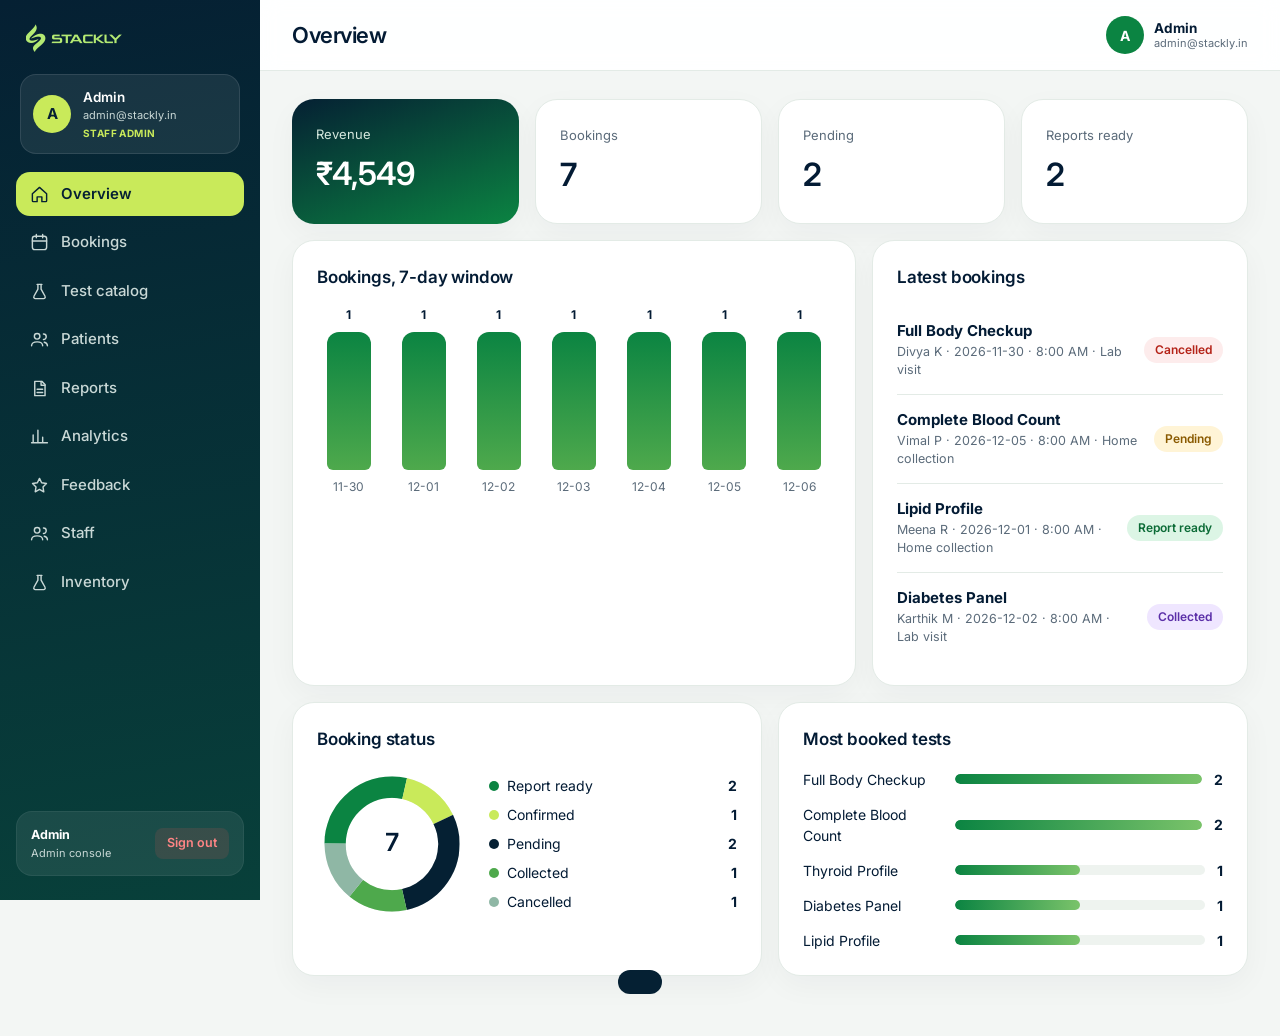
<file: admin-dashboard.html>
<!DOCTYPE html>
<html lang="en"><head><meta charset="UTF-8"><meta name="viewport" content="width=device-width, initial-scale=1">
<title>Admin console | Stackly</title>
<link href="https://fonts.googleapis.com/css2?family=Inter:wght@300;400;500;600;700&display=swap" rel="stylesheet">
<link rel="stylesheet" href="dashboard.css"></head>
<body data-role="admin"><div class="app"><aside></aside><div>
<header class="top"><button class="burger" aria-label="Menu">&#9776;</button><h1 id="title"></h1><div class="me"></div></header>
<main id="view"></main></div></div><div id="toast" role="status"></div>
<script src="validation.js"></script>
<script src="dashboard.js"></script></body></html>
</file>
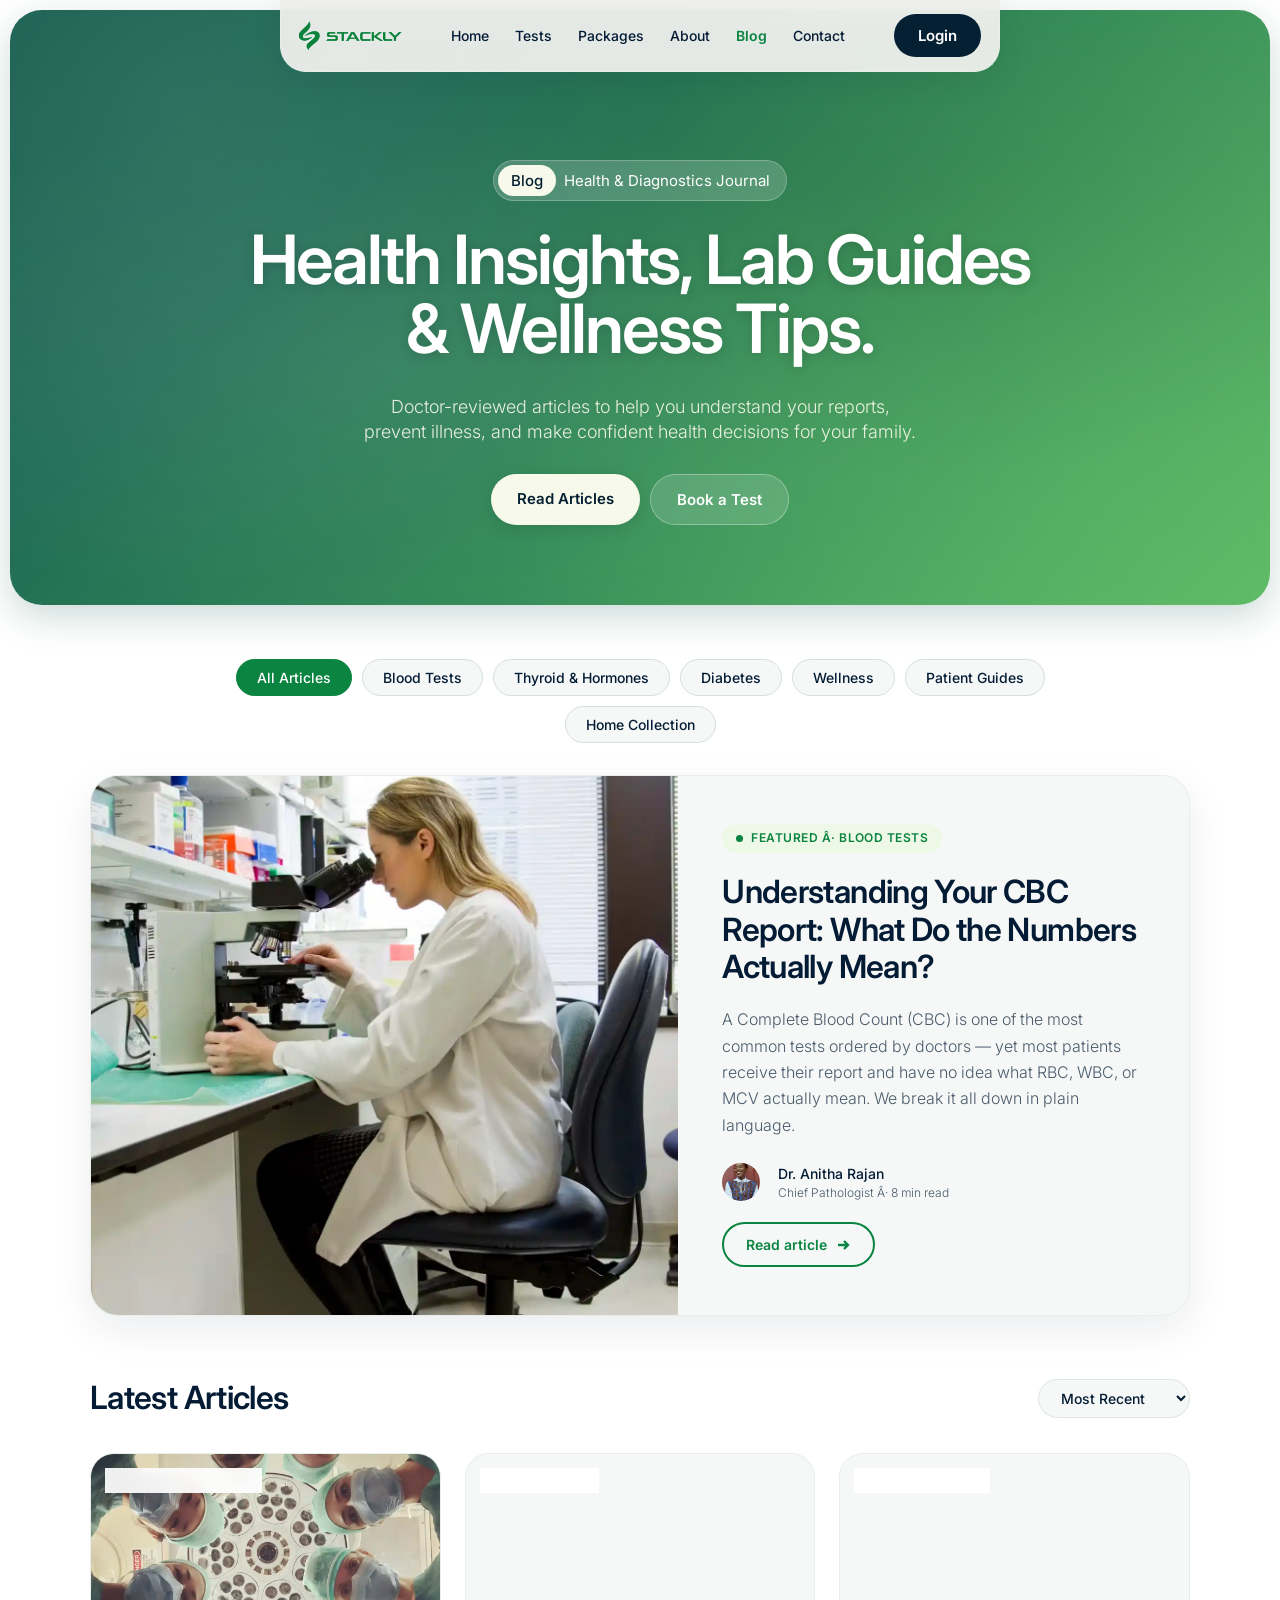
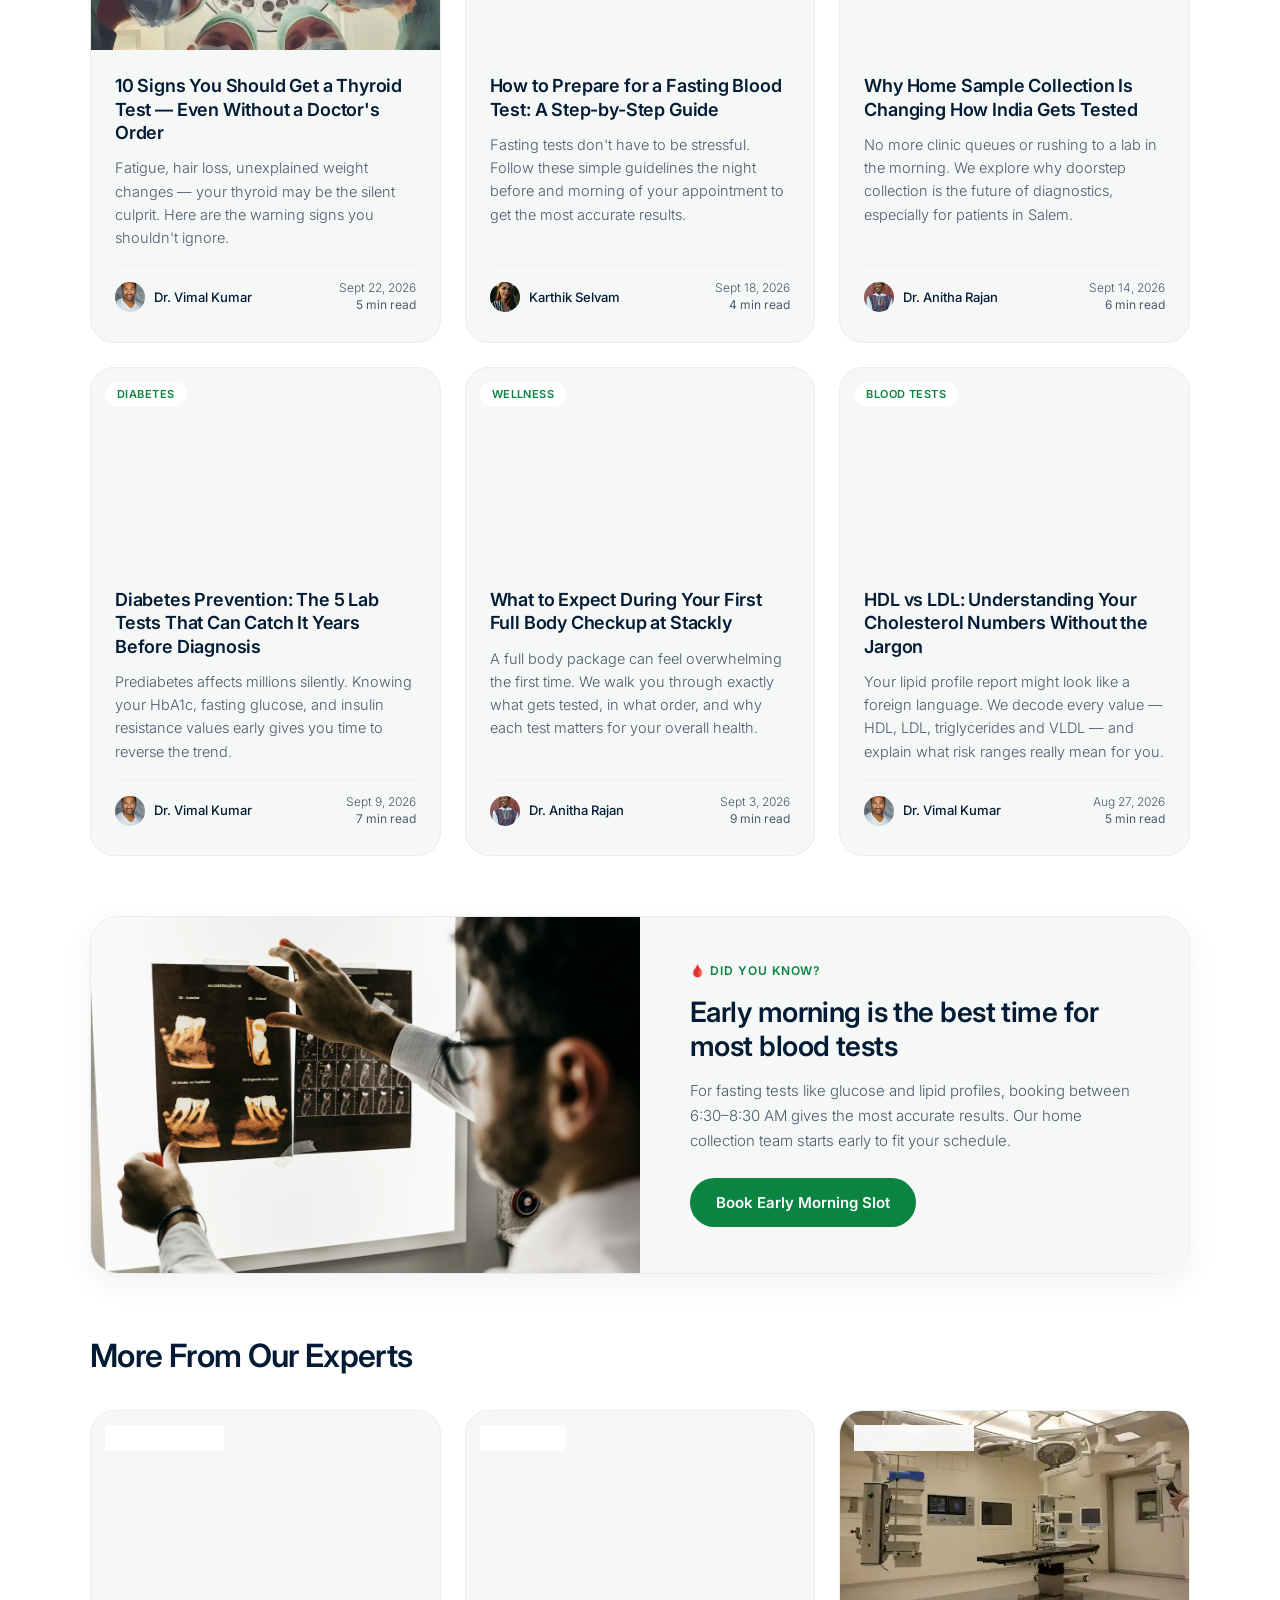
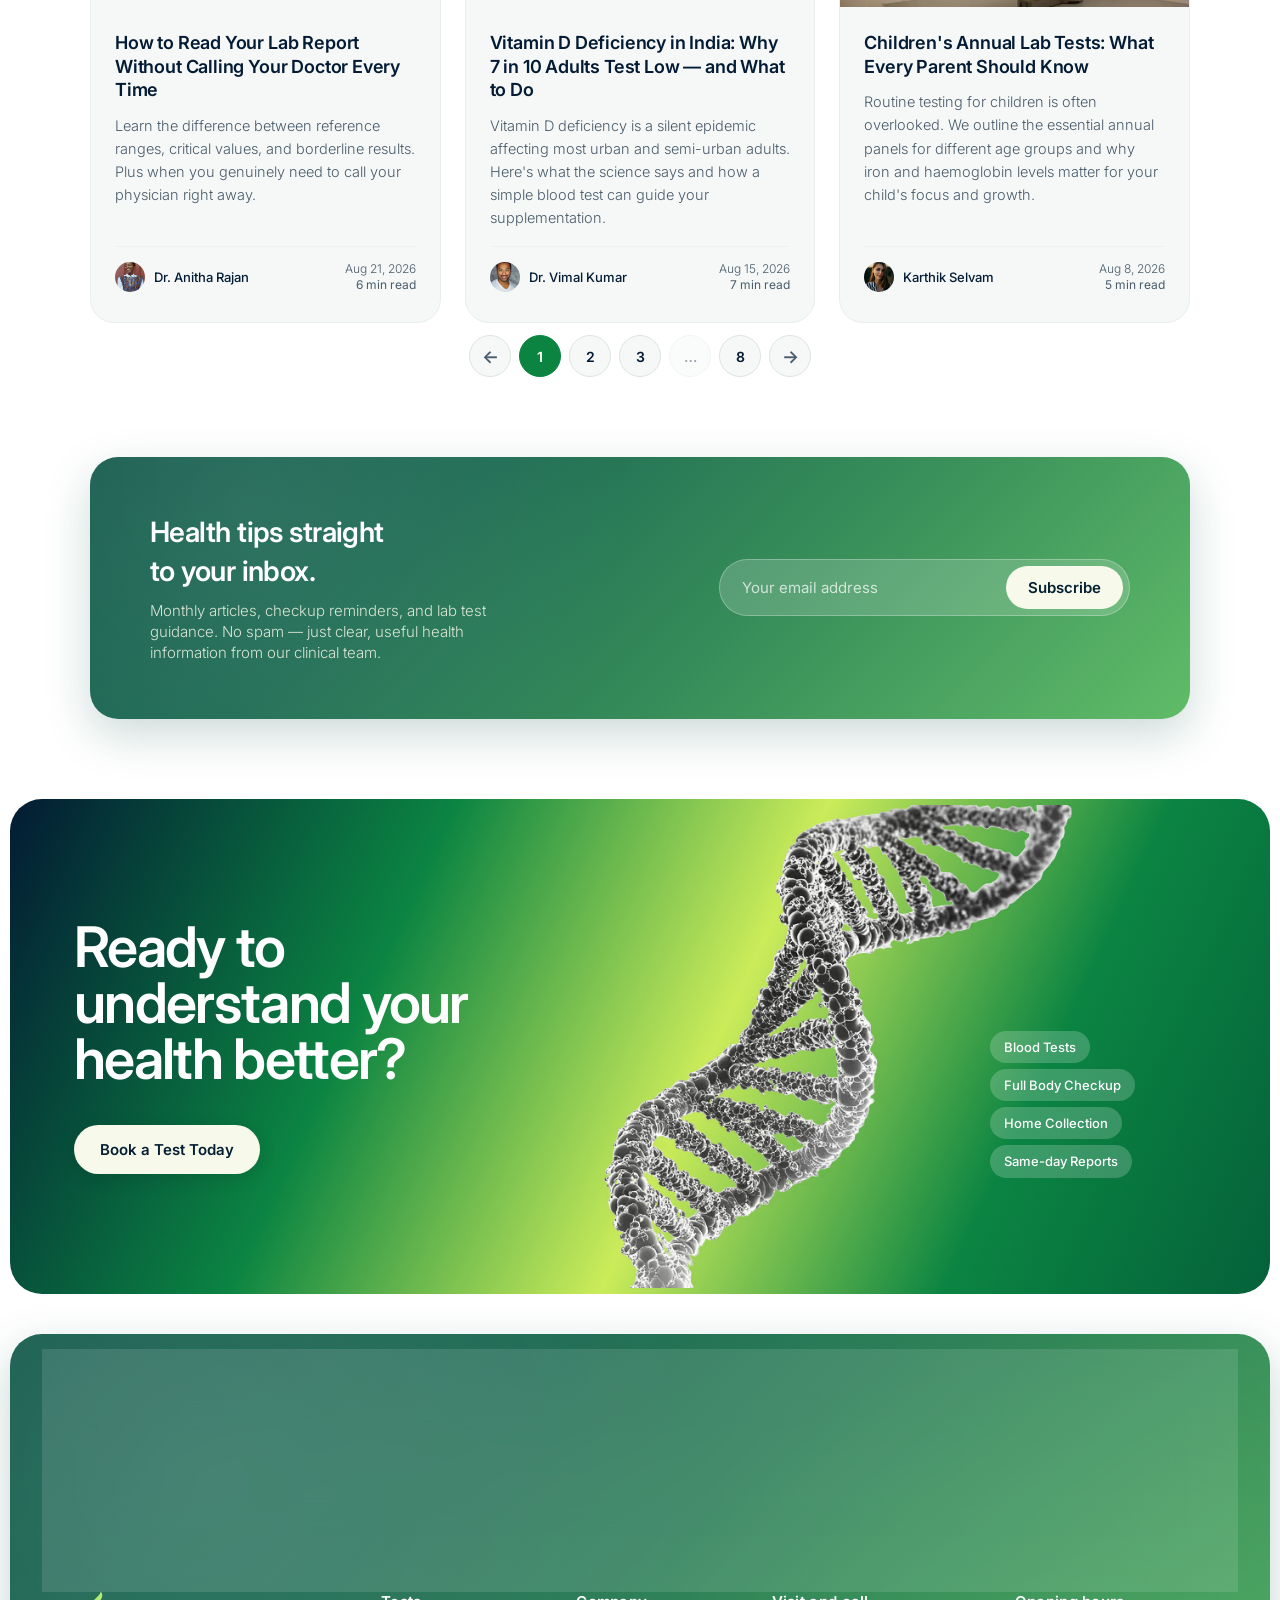
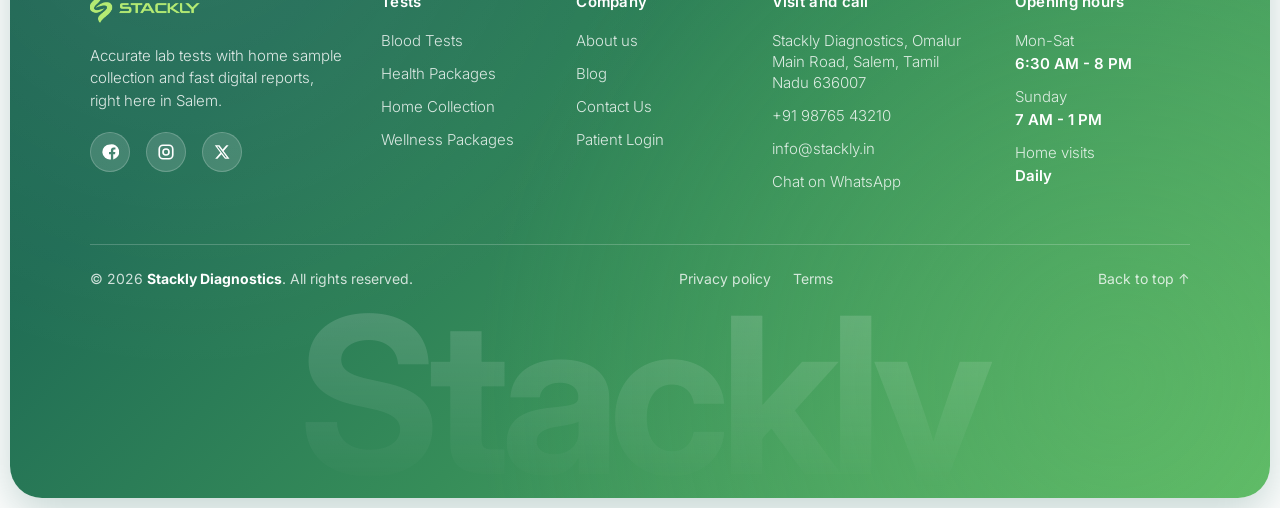
<file: blog.html>
﻿<!DOCTYPE html>
<html lang="en" data-theme="light">
<head>
<meta charset="UTF-8">
<meta name="viewport" content="width=device-width, initial-scale=1, viewport-fit=cover">
<title>Health Blog | Stackly Diagnostics, Salem</title>
<meta name="description" content="Expert health tips, lab test guides, and patient education from Stackly Diagnostics, Salem. Understand your reports and stay ahead of your health.">
<link rel="preconnect" href="https://fonts.googleapis.com">
<link rel="preconnect" href="https://fonts.gstatic.com" crossorigin>
<link href="https://fonts.googleapis.com/css2?family=Inter:wght@300;400;500;600;700&display=swap" rel="stylesheet">
<link rel="stylesheet" href="styles.css">
<style>
/* ========= Blog-specific styles ========= */
.blog-hero{padding:130px 0 70px}
.blog-hero h1{color:#fff;max-width:640px;margin:0 auto 16px}
.blog-hero p.lead{color:rgba(247,249,234,.88);max-width:500px;margin:0 auto 32px;font-size:18px;font-weight:300;line-height:1.6}

/* Hero stats strip */
.blog-stats{display:flex;align-items:stretch;gap:0;background:rgba(255,255,255,.12);backdrop-filter:blur(14px);-webkit-backdrop-filter:blur(14px);border:1px solid rgba(255,255,255,.22);border-radius:20px;overflow:hidden;max-width:660px;margin:40px auto 0;flex-wrap:wrap}
.bs-item{flex:1;min-width:130px;padding:20px 24px;display:flex;flex-direction:column;gap:4px;position:relative}
.bs-item+.bs-item::before{content:"";position:absolute;left:0;top:20%;height:60%;width:1px;background:rgba(255,255,255,.22)}
.bs-num{font-size:28px;font-weight:700;color:#fff;line-height:1;letter-spacing:-.03em}
.bs-lbl{font-size:12px;color:rgba(247,249,234,.78);font-weight:400;text-transform:uppercase;letter-spacing:.05em}
.bs-sub{font-size:11px;color:rgba(201,234,90,.9);font-weight:500;margin-top:2px}
.bs-avatars{display:flex;gap:-6px;margin-bottom:4px}
.bs-av{width:26px;height:26px;border-radius:50%;border:2px solid rgba(255,255,255,.5);overflow:hidden;margin-right:-8px;flex-shrink:0}
.bs-av img{width:100%;height:100%;object-fit:cover;display:block}

/* Category filter pills */
.cat-bar{display:flex;gap:10px;flex-wrap:wrap;justify-content:center;padding:44px 20px 12px;max-width:880px;margin:0 auto}
.cat-btn{display:inline-block;padding:9px 20px;border-radius:999px;font:500 14px 'Inter',sans-serif;cursor:pointer;border:1.5px solid #d5e0da;background:var(--card);color:var(--ink);transition:all .2s;text-decoration:none;white-space:nowrap}
.cat-btn:hover,.cat-btn.active{background:var(--green);color:#fff;border-color:var(--green)}

/* Featured article */
.featured{max-width:1140px;margin:20px auto 0;padding:0 20px}
.feat-card{display:grid;grid-template-columns:1.15fr 1fr;border-radius:28px;overflow:hidden;background:var(--card);border:1px solid #e8eeea;min-height:440px;box-shadow:0 14px 40px rgba(3,27,52,.08);transition:box-shadow .3s}
.feat-card:hover{box-shadow:0 22px 60px rgba(3,27,52,.13)}
.feat-img{position:relative;overflow:hidden;min-height:440px}
.feat-img img{position:absolute;inset:0;width:100%;height:100%;object-fit:cover;transition:transform .8s cubic-bezier(.2,.7,.2,1)}
.feat-card:hover .feat-img img{transform:scale(1.04)}
.feat-body{padding:48px 44px;display:flex;flex-direction:column;justify-content:center;gap:20px}
.feat-badge{display:inline-flex;align-items:center;gap:8px;background:#eef8e6;color:var(--green);font-size:12px;font-weight:600;padding:6px 14px;border-radius:999px;width:fit-content;letter-spacing:.04em;text-transform:uppercase}
.feat-badge::before{content:"";width:7px;height:7px;border-radius:50%;background:var(--green)}
.feat-title{font-size:clamp(22px,2.8vw,32px);font-weight:600;line-height:1.18;letter-spacing:-.02em;color:var(--ink)}
.feat-excerpt{font-size:16px;color:var(--muted);font-weight:300;line-height:1.65}
.feat-meta{display:flex;align-items:center;gap:18px;margin-top:4px}
.feat-av{width:38px;height:38px;border-radius:50%;overflow:hidden;background:linear-gradient(135deg,#a8d5a2,#2d8a5c);flex-shrink:0}
.feat-av img{width:100%;height:100%;object-fit:cover;display:block}
.feat-by{font-size:14px;font-weight:500;color:var(--ink)}
.feat-by span{display:block;font-size:12px;font-weight:300;color:var(--muted);margin-top:1px}
.read-link{display:inline-flex;align-items:center;gap:8px;font:600 14px 'Inter',sans-serif;color:var(--green);padding:12px 22px;border-radius:999px;border:2px solid var(--green);transition:all .22s;width:fit-content;text-decoration:none}
.read-link:hover{background:var(--green);color:#fff;transform:translateX(2px)}
.read-link svg{width:16px;height:16px;transition:transform .2s}
.read-link:hover svg{transform:translateX(4px)}

/* Blog grid */
.blog-section{max-width:1140px;margin:60px auto 0;padding:0 20px}
.blog-header{display:flex;align-items:center;justify-content:space-between;margin-bottom:32px;flex-wrap:wrap;gap:12px}
.blog-header h2{font-size:clamp(24px,3vw,32px);font-weight:600;letter-spacing:-.02em}
.sort-select{border:1.5px solid #dde5e0;background:var(--card);border-radius:999px;padding:9px 18px;font:500 14px 'Inter',sans-serif;color:var(--ink);cursor:pointer;outline:none;transition:border-color .2s}
.sort-select:focus{border-color:var(--green)}

.blog-grid{display:grid;grid-template-columns:repeat(3,1fr);gap:24px}
.b-card{background:var(--card);border:1px solid #e8eeea;border-radius:24px;overflow:hidden;display:flex;flex-direction:column;transition:box-shadow .3s,transform .25s}
.b-card:hover{box-shadow:0 18px 48px rgba(3,27,52,.1);transform:translateY(-4px)}
.b-thumb{position:relative;overflow:hidden;aspect-ratio:16/9}
.b-thumb img{width:100%;height:100%;object-fit:cover;display:block;transition:transform .7s cubic-bezier(.2,.7,.2,1)}
.b-card:hover .b-thumb img{transform:scale(1.06)}
.b-tag{position:absolute;top:14px;left:14px;background:rgba(255,255,255,.92);backdrop-filter:blur(8px);-webkit-backdrop-filter:blur(8px);font-size:11px;font-weight:600;color:var(--green);padding:5px 12px;border-radius:999px;letter-spacing:.04em;text-transform:uppercase}
.b-body{padding:24px 24px 28px;display:flex;flex-direction:column;gap:12px;flex:1}
.b-title{font-size:18px;font-weight:600;line-height:1.3;letter-spacing:-.01em;color:var(--ink);text-decoration:none;display:block;transition:color .2s}
.b-title:hover{color:var(--green)}
.b-excerpt{font-size:14.5px;color:var(--muted);font-weight:300;line-height:1.6;flex:1}
.b-foot{display:flex;align-items:center;justify-content:space-between;border-top:1px solid #edf2ee;padding-top:14px;margin-top:4px}
.b-author{display:flex;align-items:center;gap:9px}
.b-av{width:30px;height:30px;border-radius:50%;overflow:hidden;background:linear-gradient(135deg,#c9e8c2,#3d8a5a);flex-shrink:0}
.b-av img{width:100%;height:100%;object-fit:cover;display:block}
.b-name{font-size:13px;font-weight:500;color:var(--ink)}
.b-date{font-size:12px;color:var(--muted);font-weight:300}
.b-read{font-size:12px;color:var(--muted);font-weight:400}

/* Side by side tip banner */
.blog-tip{max-width:1140px;margin:60px auto;padding:0 20px}
.tip-card{border-radius:28px;overflow:hidden;display:grid;grid-template-columns:1fr 1fr;min-height:260px;border:1px solid #e8eeea;box-shadow:0 10px 32px rgba(3,27,52,.06)}
.tip-img{position:relative;overflow:hidden}
.tip-img img{position:absolute;inset:0;width:100%;height:100%;object-fit:cover}
.tip-body{padding:46px 50px;background:var(--card);display:flex;flex-direction:column;justify-content:center;gap:16px}
.tip-label{font-size:12px;font-weight:600;color:var(--green);letter-spacing:.08em;text-transform:uppercase}
.tip-title{font-size:clamp(22px,2.4vw,28px);font-weight:600;line-height:1.2;letter-spacing:-.02em;color:var(--ink)}
.tip-text{font-size:15px;color:var(--muted);font-weight:300;line-height:1.65}

/* Newsletter inline block */
.blog-nl{max-width:1140px;margin:20px auto 80px;padding:0 20px}
.nl-card{background:radial-gradient(circle at 14% 18%,rgba(255,255,255,.08) 0%,transparent 40%),linear-gradient(135deg,#175d4f 0%,#206d55 30%,#368d59 60%,#51aa63 85%,#60bc67 100%);border-radius:28px;padding:56px 60px;display:flex;align-items:center;justify-content:space-between;gap:40px;flex-wrap:wrap;box-shadow:0 16px 45px rgba(23,93,79,.22)}
.nl-body h3{font-size:clamp(22px,2.4vw,28px);font-weight:600;color:#ffffff;letter-spacing:-.02em;margin-bottom:8px}
.nl-body p{color:rgba(247,249,234,.85);font-size:15px;font-weight:300;max-width:340px}
.nl-form-wrap{flex:0 1 400px}
.nl-row{display:flex;gap:8px;background:rgba(255,255,255,.18);border:1px solid rgba(255,255,255,.28);border-radius:999px;padding:6px}
.nl-row input{flex:1;min-width:0;border:0;background:none;padding:0 16px;font:400 15px 'Inter',sans-serif;outline:none;color:#ffffff}
.nl-row input::placeholder{color:rgba(255,255,255,.72)}
.nl-row .btn{background:#f7f9ea;color:#052033;font-weight:600;padding:12px 22px}
.nl-row .btn:hover{background:#ffffff}
.nl-ok{display:none;margin:10px 0 0 16px;color:#c9ea5a;font-weight:500;font-size:14px}

/* Pagination */
.pag{display:flex;justify-content:center;gap:8px;padding:12px 0 60px}
.pag a{width:42px;height:42px;display:grid;place-items:center;border-radius:999px;font:600 14px 'Inter',sans-serif;border:1.5px solid #dde5e0;background:var(--card);color:var(--ink);text-decoration:none;transition:all .2s}
.pag a:hover,.pag a.active{background:var(--green);color:#fff;border-color:var(--green)}
.pag a.pg-arr{font-size:18px;color:var(--muted)}
.pag a.pg-arr:hover{color:#fff}

/* Responsive Styles for Mobile & Tablet Breakpoints */
@media(max-width:1024px){
  .featured, .blog-section, .blog-tip, .blog-nl{padding:0 24px}
  .blog-grid{gap:20px}
}

@media(max-width:960px){
  .feat-card{grid-template-columns:1fr;border-radius:24px;min-height:auto}
  .feat-img{min-height:280px;height:300px}
  .feat-body{padding:36px 32px;gap:16px}
  .blog-grid{grid-template-columns:repeat(2,1fr);gap:20px}
  .tip-card{grid-template-columns:1fr;border-radius:24px;min-height:auto}
  .tip-img{min-height:220px;height:240px}
  .tip-body{padding:36px 32px}
  .nl-card{padding:40px 36px;border-radius:24px}
  .cat-bar{padding:32px 20px 10px;gap:8px}
}

@media(max-width:768px){
  .blog-hero{padding:110px 0 50px}
  .hero.ab{padding:110px 0 45px}
  .blog-section{margin-top:45px}
  .blog-tip{margin:45px auto}
  .blog-nl{margin:20px auto 60px}
  .nl-card{flex-direction:column;align-items:stretch;gap:24px;text-align:center}
  .nl-body h3 br{display:none}
  .nl-body p{margin:0 auto}
  .nl-form-wrap{flex:1 1 100%;width:100%;max-width:480px;margin:0 auto}
}

@media(max-width:640px){
  .blog-hero{padding:100px 0 40px}
  .hero.ab{padding:100px 0 35px;border-radius:22px;margin:8px 6px}
  .hero h1{font-size:clamp(26px,6.5vw,38px);margin:18px 0 16px}
  .hero h1 br{display:none}
  .hero .lead{font-size:15px;line-height:1.55;margin-bottom:24px;padding:0 8px}
  .hero .cta{gap:10px}
  
  .cat-bar{padding:22px 14px 8px;gap:6px;justify-content:flex-start;overflow-x:auto;-webkit-overflow-scrolling:touch;flex-wrap:nowrap;scrollbar-width:none}
  .cat-bar::-webkit-scrollbar{display:none}
  .cat-btn{padding:7px 16px;font-size:13px;white-space:nowrap;flex-shrink:0}
  
  .featured, .blog-section, .blog-tip, .blog-nl{padding:0 14px}
  .featured{margin-top:10px}
  
  .feat-card{border-radius:20px}
  .feat-img{min-height:220px;height:220px}
  .feat-body{padding:24px 20px;gap:14px}
  .feat-title{font-size:20px;line-height:1.25}
  .feat-excerpt{font-size:14px;line-height:1.55}
  .feat-meta{gap:12px}
  .feat-av{width:34px;height:34px}
  
  .blog-section{margin-top:36px}
  .blog-header{margin-bottom:20px;gap:10px}
  .blog-header h2{font-size:22px}
  .sort-select{padding:7px 14px;font-size:13px}
  .blog-grid{grid-template-columns:1fr;gap:18px}
  
  .b-card{border-radius:20px}
  .b-body{padding:20px 18px 22px;gap:10px}
  .b-title{font-size:17px}
  .b-excerpt{font-size:13.5px}
  
  .blog-tip{margin:36px auto}
  .tip-card{border-radius:20px}
  .tip-img{min-height:180px;height:190px}
  .tip-body{padding:24px 20px;gap:12px}
  .tip-title{font-size:20px}
  .tip-text{font-size:14px}
  
  .blog-nl{margin:16px auto 50px}
  .nl-card{padding:30px 20px;border-radius:20px}
  .nl-body h3{font-size:22px}
  
  .pag{padding:8px 0 45px;gap:6px}
  .pag a{width:38px;height:38px;font-size:13.5px}
  
  .banner{padding:48px 20px;margin:0 8px;border-radius:22px;text-align:center;min-height:auto}
  .banner h2{font-size:clamp(24px,5.5vw,36px);margin-bottom:22px;max-width:100%}
  .banner .chips{position:static;margin-top:24px;display:flex;flex-wrap:wrap;justify-content:center;gap:6px}
}

@media(max-width:480px){
  .hero.ab{padding:90px 0 30px;margin:6px 4px;border-radius:18px}
  .hero h1{font-size:25px;letter-spacing:-.02em}
  .badge{font-size:11.5px;padding:3px 12px 3px 3px}
  .badge b{padding:4px 9px;font-size:11.5px}
  .cta .btn{padding:11px 18px;font-size:13.5px;width:100%;text-align:center}
  
  .featured, .blog-section, .blog-tip, .blog-nl{padding:0 10px}
  
  .feat-card{border-radius:16px}
  .feat-img{min-height:180px;height:180px}
  .feat-body{padding:18px 14px;gap:12px}
  .feat-badge{font-size:11px;padding:4px 11px}
  .feat-title{font-size:18px}
  .feat-excerpt{font-size:13.5px}
  .read-link{width:100%;justify-content:center;padding:10px 16px}
  
  .blog-header{flex-direction:row;align-items:center;justify-content:space-between}
  .blog-header h2{font-size:20px}
  
  .b-card{border-radius:16px}
  .b-body{padding:16px 14px 18px}
  .b-title{font-size:16px}
  .b-excerpt{font-size:13px}
  .b-foot{flex-wrap:wrap;gap:8px}
  
  .tip-card{border-radius:16px}
  .tip-img{min-height:160px;height:160px}
  .tip-body{padding:18px 14px}
  .tip-title{font-size:18px}
  .tip-body .btn{width:100%;text-align:center}
  
  .nl-card{padding:24px 16px;border-radius:16px}
  .nl-body h3{font-size:20px}
  .nl-body p{font-size:13px}
  .nl-row{flex-direction:column;background:transparent;border:none;padding:0;gap:8px}
  .nl-row input{background:rgba(255,255,255,.18);border:1px solid rgba(255,255,255,.28);border-radius:999px;padding:12px 16px;width:100%;text-align:center}
  .nl-row .btn{width:100%;padding:12px;border-radius:999px}
  
  .banner{padding:36px 16px;border-radius:18px}
  .banner h2{font-size:22px}
  .banner .btn{width:100%;text-align:center}
  
  .pag a{width:34px;height:34px;font-size:12.5px}
}

@media(max-width:360px){
  .hero h1{font-size:22px}
  .feat-title{font-size:16.5px}
  .b-title{font-size:15px}
  .tip-title{font-size:16.5px}
  .nl-body h3{font-size:18px}
  .cat-btn{padding:6px 12px;font-size:12px}
  .pag{gap:4px}
  .pag a{width:30px;height:30px;font-size:12px}
}
</style>
</head>
<body class="blog-page">

<nav>
 <a href="index.html" class="logo" aria-label="Stackly home"><img src="images/stackly logo.webp" alt="Stackly" class="stackly-logo-img"></a>
 <ul><li><a href="index.html">Home</a></li><li><a href="tests.html">Tests</a></li><li><a href="packages.html">Packages</a></li><li><a href="about.html">About</a></li><li><a href="blog.html" style="color:var(--green);font-weight:600">Blog</a></li><li><a href="contact.html">Contact</a></li></ul>
 <a href="login.html" class="btn dark" style="padding:12px 24px">Login</a>
 <button class="burger" aria-label="Menu" aria-expanded="false"><span></span></button>
</nav>

<!-- Hero -->
<header class="hero ab">
 <div class="wrap in">
  <span class="badge"><b>Blog</b>Health &amp; Diagnostics Journal</span>
  <h1>Health Insights, Lab Guides<br>&amp; Wellness Tips.</h1>
  <p class="lead">Doctor-reviewed articles to help you understand your reports, prevent illness, and make confident health decisions for your family.</p>
  <div class="cta">
   <a href="#articles" class="btn cream">Read Articles</a>
   <a href="404.html" class="btn ghost">Book a Test</a>
  </div>
 </div>
</header>


<!-- Category Filter -->
<div class="cat-bar" role="navigation" aria-label="Blog categories">
 <a href="#" class="cat-btn active" id="cat-all">All Articles</a>
 <a href="#" class="cat-btn" id="cat-blood">Blood Tests</a>
 <a href="#" class="cat-btn" id="cat-thyroid">Thyroid &amp; Hormones</a>
 <a href="#" class="cat-btn" id="cat-diabetes">Diabetes</a>
 <a href="#" class="cat-btn" id="cat-wellness">Wellness</a>
 <a href="#" class="cat-btn" id="cat-guide">Patient Guides</a>
 <a href="#" class="cat-btn" id="cat-home">Home Collection</a>
</div>

<!-- Featured Article -->
<div class="featured" id="articles">
 <a href="404.html" class="feat-card" aria-label="Read featured article: Understanding Your CBC Report">
  <div class="feat-img">
   <img src="images/photo-1582719471384-894fbb16e074.webp" sizes="(max-width:960px) 100vw, 55vw" alt="Blood test sample tubes in diagnostic rack" loading="eager" decoding="async">
  </div>
  <div class="feat-body">
   <span class="feat-badge">Featured Â· Blood Tests</span>
   <h2 class="feat-title">Understanding Your CBC Report: What Do the Numbers Actually Mean?</h2>
   <p class="feat-excerpt">A Complete Blood Count (CBC) is one of the most common tests ordered by doctors — yet most patients receive their report and have no idea what RBC, WBC, or MCV actually mean. We break it all down in plain language.</p>
   <div class="feat-meta">
    <div class="feat-av"><img src="images/p1.webp" alt="Dr. Anitha Rajan" loading="lazy"></div>
    <div>
     <span class="feat-by">Dr. Anitha Rajan<span>Chief Pathologist Â· 8 min read</span></span>
    </div>
   </div>
   <span class="read-link">Read article <svg viewBox="0 0 16 16" fill="none" stroke="currentColor" stroke-width="2.4"><path d="M3 8h10M9 4l4 4-4 4"/></svg></span>
  </div>
 </a>
</div>

<!-- Blog Grid -->
<section class="blog-section">
 <div class="blog-header">
  <h2>Latest Articles</h2>
  <select class="sort-select" aria-label="Sort articles">
   <option>Most Recent</option>
   <option>Most Popular</option>
   <option>Shortest Read</option>
  </select>
 </div>
 <div class="blog-grid">

  <!-- Article 1 -->
  <article class="b-card">
   <div class="b-thumb">
    <img src="images/photo-1579684385127-1ef15d508118.webp" sizes="(max-width:640px) 100vw, 33vw" alt="Doctor reviewing diagnostic report" loading="lazy" decoding="async">
    <span class="b-tag">Thyroid &amp; Hormones</span>
   </div>
   <div class="b-body">
    <a href="404.html" class="b-title">10 Signs You Should Get a Thyroid Test — Even Without a Doctor's Order</a>
    <p class="b-excerpt">Fatigue, hair loss, unexplained weight changes — your thyroid may be the silent culprit. Here are the warning signs you shouldn't ignore.</p>
    <div class="b-foot">
     <div class="b-author">
      <div class="b-av"><img src="images/p2.webp" alt="Dr. Vimal Kumar" loading="lazy"></div>
      <span class="b-name">Dr. Vimal Kumar</span>
     </div>
     <div style="text-align:right">
      <div class="b-date">Sept 22, 2026</div>
      <div class="b-read">5 min read</div>
     </div>
    </div>
   </div>
  </article>

  <!-- Article 2 -->
  <article class="b-card">
   <div class="b-thumb">
    <img src="images/photo-1584432810601-6c7f27d2362b.webp" sizes="(max-width:640px) 100vw, 33vw" alt="Booking a lab test on phone" loading="lazy" decoding="async">
    <span class="b-tag">Patient Guides</span>
   </div>
   <div class="b-body">
    <a href="404.html" class="b-title">How to Prepare for a Fasting Blood Test: A Step-by-Step Guide</a>
    <p class="b-excerpt">Fasting tests don't have to be stressful. Follow these simple guidelines the night before and morning of your appointment to get the most accurate results.</p>
    <div class="b-foot">
     <div class="b-author">
      <div class="b-av"><img src="images/p3.webp" alt="Karthik Selvam" loading="lazy"></div>
      <span class="b-name">Karthik Selvam</span>
     </div>
     <div style="text-align:right">
      <div class="b-date">Sept 18, 2026</div>
      <div class="b-read">4 min read</div>
     </div>
    </div>
   </div>
  </article>

  <!-- Article 3 -->
  <article class="b-card">
   <div class="b-thumb">
    <img src="images/Home Collection.webp" sizes="(max-width:640px) 100vw, 33vw" alt="Home sample collection visit" loading="lazy" decoding="async">
    <span class="b-tag">Home Collection</span>
   </div>
   <div class="b-body">
    <a href="404.html" class="b-title">Why Home Sample Collection Is Changing How India Gets Tested</a>
    <p class="b-excerpt">No more clinic queues or rushing to a lab in the morning. We explore why doorstep collection is the future of diagnostics, especially for patients in Salem.</p>
    <div class="b-foot">
     <div class="b-author">
      <div class="b-av"><img src="images/p1.webp" alt="Dr. Anitha Rajan" loading="lazy"></div>
      <span class="b-name">Dr. Anitha Rajan</span>
     </div>
     <div style="text-align:right">
      <div class="b-date">Sept 14, 2026</div>
      <div class="b-read">6 min read</div>
     </div>
    </div>
   </div>
  </article>

  <!-- Article 4 -->
  <article class="b-card">
   <div class="b-thumb">
    <img src="images/photo-1576091160399-112ba8d25d1d.webp" sizes="(max-width:640px) 100vw, 33vw" alt="Digital health report on device" loading="lazy" decoding="async">
    <span class="b-tag">Diabetes</span>
   </div>
   <div class="b-body">
    <a href="404.html" class="b-title">Diabetes Prevention: The 5 Lab Tests That Can Catch It Years Before Diagnosis</a>
    <p class="b-excerpt">Prediabetes affects millions silently. Knowing your HbA1c, fasting glucose, and insulin resistance values early gives you time to reverse the trend.</p>
    <div class="b-foot">
     <div class="b-author">
      <div class="b-av"><img src="images/p2.webp" alt="Dr. Vimal Kumar" loading="lazy"></div>
      <span class="b-name">Dr. Vimal Kumar</span>
     </div>
     <div style="text-align:right">
      <div class="b-date">Sept 9, 2026</div>
      <div class="b-read">7 min read</div>
     </div>
    </div>
   </div>
  </article>

  <!-- Article 5 -->
  <article class="b-card">
   <div class="b-thumb">
    <img src="images/photo-1631217868264-e5b90bb7e133.webp" sizes="(max-width:640px) 100vw, 33vw" alt="Full body checkup consultation" loading="lazy" decoding="async">
    <span class="b-tag">Wellness</span>
   </div>
   <div class="b-body">
    <a href="404.html" class="b-title">What to Expect During Your First Full Body Checkup at Stackly</a>
    <p class="b-excerpt">A full body package can feel overwhelming the first time. We walk you through exactly what gets tested, in what order, and why each test matters for your overall health.</p>
    <div class="b-foot">
     <div class="b-author">
      <div class="b-av"><img src="images/p1.webp" alt="Dr. Anitha Rajan" loading="lazy"></div>
      <span class="b-name">Dr. Anitha Rajan</span>
     </div>
     <div style="text-align:right">
      <div class="b-date">Sept 3, 2026</div>
      <div class="b-read">9 min read</div>
     </div>
    </div>
   </div>
  </article>

  <!-- Article 6 -->
  <article class="b-card">
   <div class="b-thumb">
    <img src="images/photo-1505751172876-fa1923c5c528.webp" sizes="(max-width:640px) 100vw, 33vw" alt="Doctor explaining cholesterol results" loading="lazy" decoding="async">
    <span class="b-tag">Blood Tests</span>
   </div>
   <div class="b-body">
    <a href="404.html" class="b-title">HDL vs LDL: Understanding Your Cholesterol Numbers Without the Jargon</a>
    <p class="b-excerpt">Your lipid profile report might look like a foreign language. We decode every value — HDL, LDL, triglycerides and VLDL — and explain what risk ranges really mean for you.</p>
    <div class="b-foot">
     <div class="b-author">
      <div class="b-av"><img src="images/p2.webp" alt="Dr. Vimal Kumar" loading="lazy"></div>
      <span class="b-name">Dr. Vimal Kumar</span>
     </div>
     <div style="text-align:right">
      <div class="b-date">Aug 27, 2026</div>
      <div class="b-read">5 min read</div>
     </div>
    </div>
   </div>
  </article>

 </div>
</section>

<!-- Mid-page Tip Banner -->
<div class="blog-tip">
 <div class="tip-card">
  <div class="tip-img">
   <img src="images/photo-1588776814546-1ffcf47267a5.webp" sizes="(max-width:960px) 100vw, 50vw" alt="Phlebotomist doing sample collection" loading="lazy" decoding="async">
  </div>
  <div class="tip-body">
   <span class="tip-label">🩸 Did You Know?</span>
   <h3 class="tip-title">Early morning is the best time for most blood tests</h3>
   <p class="tip-text">For fasting tests like glucose and lipid profiles, booking between 6:30–8:30 AM gives the most accurate results. Our home collection team starts early to fit your schedule.</p>
   <a href="404.html" class="btn green" style="margin-top:8px;width:fit-content">Book Early Morning Slot</a>
  </div>
 </div>
</div>

<!-- More Articles Row -->
<section class="blog-section" style="margin-top:0">
 <div class="blog-header">
  <h2>More From Our Experts</h2>
 </div>
 <div class="blog-grid">

  <!-- Article 7 -->
  <article class="b-card">
   <div class="b-thumb">
    <img src="images/Wellness Packages.webp" sizes="(max-width:640px) 100vw, 33vw" alt="Modern diagnostic lab" loading="lazy" decoding="async">
    <span class="b-tag">Patient Guides</span>
   </div>
   <div class="b-body">
    <a href="404.html" class="b-title">How to Read Your Lab Report Without Calling Your Doctor Every Time</a>
    <p class="b-excerpt">Learn the difference between reference ranges, critical values, and borderline results. Plus when you genuinely need to call your physician right away.</p>
    <div class="b-foot">
     <div class="b-author">
      <div class="b-av"><img src="images/p1.webp" alt="Dr. Anitha Rajan" loading="lazy"></div>
      <span class="b-name">Dr. Anitha Rajan</span>
     </div>
     <div style="text-align:right">
      <div class="b-date">Aug 21, 2026</div>
      <div class="b-read">6 min read</div>
     </div>
    </div>
   </div>
  </article>

  <!-- Article 8 -->
  <article class="b-card">
   <div class="b-thumb">
    <img src="images/photo-1579165466741-7f35e4755660.webp" sizes="(max-width:640px) 100vw, 33vw" alt="Laboratory glassware and testing" loading="lazy" decoding="async">
    <span class="b-tag">Wellness</span>
   </div>
   <div class="b-body">
    <a href="404.html" class="b-title">Vitamin D Deficiency in India: Why 7 in 10 Adults Test Low — and What to Do</a>
    <p class="b-excerpt">Vitamin D deficiency is a silent epidemic affecting most urban and semi-urban adults. Here's what the science says and how a simple blood test can guide your supplementation.</p>
    <div class="b-foot">
     <div class="b-author">
      <div class="b-av"><img src="images/p2.webp" alt="Dr. Vimal Kumar" loading="lazy"></div>
      <span class="b-name">Dr. Vimal Kumar</span>
     </div>
     <div style="text-align:right">
      <div class="b-date">Aug 15, 2026</div>
      <div class="b-read">7 min read</div>
     </div>
    </div>
   </div>
  </article>

  <!-- Article 9 -->
  <article class="b-card">
   <div class="b-thumb">
    <img src="images/Patient consultation.webp" sizes="(max-width:640px) 100vw, 33vw" alt="Patient consultation" loading="lazy" decoding="async">
    <span class="b-tag">Patient Guides</span>
   </div>
   <div class="b-body">
    <a href="404.html" class="b-title">Children's Annual Lab Tests: What Every Parent Should Know</a>
    <p class="b-excerpt">Routine testing for children is often overlooked. We outline the essential annual panels for different age groups and why iron and haemoglobin levels matter for your child's focus and growth.</p>
    <div class="b-foot">
     <div class="b-author">
      <div class="b-av"><img src="images/p3.webp" alt="Karthik Selvam" loading="lazy"></div>
      <span class="b-name">Karthik Selvam</span>
     </div>
     <div style="text-align:right">
      <div class="b-date">Aug 8, 2026</div>
      <div class="b-read">5 min read</div>
     </div>
    </div>
   </div>
  </article>

 </div>
</section>

<!-- Pagination -->
<div class="pag" role="navigation" aria-label="Blog pagination">
 <a href="404.html" class="pg-arr" aria-label="Previous page">&#8592;</a>
 <a href="#" class="active" aria-current="page">1</a>
 <a href="#">2</a>
 <a href="#">3</a>
 <a href="#" style="pointer-events:none;opacity:.4">&hellip;</a>
 <a href="#">8</a>
 <a href="404.html" class="pg-arr" aria-label="Next page">&#8594;</a>
</div>

<!-- Newsletter -->
<div class="blog-nl">
 <div class="nl-card">
  <div class="nl-body">
   <h3>Health tips straight<br>to your inbox.</h3>
   <p>Monthly articles, checkup reminders, and lab test guidance. No spam — just clear, useful health information from our clinical team.</p>
  </div>
  <div class="nl-form-wrap">
   <form class="newsletter-form-inline">
    <div class="nl-row">
     <input type="email" required placeholder="Your email address" aria-label="Email address">
     <button class="btn" type="submit">Subscribe</button>
    </div>
    <small hidden role="status" class="nl-ok" style="color:var(--green);font-weight:600;margin-top:8px">🎉 You're in! Expect your first article soon.</small>
   </form>
  </div>
 </div>
</div>

<!-- CTA Banner -->
<section class="banner">
 <h2>Ready to understand your health better?</h2>
 <a href="404.html" class="btn cream">Book a Test Today</a>
 <div class="helixbg"></div>
 <div class="chips"><span
  
  
  
  class="chip">Blood Tests</span><span class="chip">Full Body Checkup</span><span class="chip">Home Collection</span><span class="chip">Same-day Reports</span></div>
</section>

<!-- Footer -->
<footer class="sf" id="contact"><div class="sf-in">
<div class="sf-news"><div><h3>More health tips,<br>straight to your inbox</h3><p>Monthly checkup reminders and package discounts. No spam.</p></div>
<form class="sf-form newsletter-form-inline">
  <div class="sf-row"><input type="email" required placeholder="Your email address" aria-label="Email address"><button class="btn cream" type="submit" style="padding:13px 22px">Subscribe</button></div>
  <small hidden role="status">Thanks for subscribing!</small>
</form></div>
<div class="sf-grid">
<div class="sf-brand"><a href="index.html" class="logo" aria-label="Stackly home"><img src="images/stackly logo.webp" alt="Stackly" class="stackly-logo-img"></a><p>Accurate lab tests with home sample collection and fast digital reports, right here in Salem.</p><div class="soc" aria-label="Social links">
   <a href="404.html" aria-label="Facebook"><svg viewBox="0 0 24 24" fill="currentColor"><path d="M12 2a10 10 0 1 0 1.2 19.9v-7H10.7V12h2.5V9.8c0-2.5 1.5-3.9 3.8-3.9 1.1 0 2.2.2 2.2.2v2.5h-1.3c-1.2 0-1.6.8-1.6 1.6V12h2.8l-.4 2.9h-2.4v7A10 10 0 0 0 12 2z"/></svg></a>
   <a href="404.html" aria-label="Instagram"><svg viewBox="0 0 24 24" fill="none" stroke="currentColor" stroke-width="2.2"><rect x="3" y="3" width="18" height="18" rx="5"/><circle cx="12" cy="12" r="4"/></svg></a>
   <a href="404.html" aria-label="X"><svg viewBox="0 0 24 24" fill="currentColor"><path d="M17.8 3h3l-6.6 7.5L22 21h-6l-4.7-6.1L5.9 21h-3l7-8L2.4 3h6.2l4.2 5.6zm-1 16.2h1.7L7.3 4.7H5.5z"/></svg></a>
  </div></div>
<div><h4>Tests</h4><ul><li><a href="404.html">Blood Tests</a></li><li><a href="404.html">Health Packages</a></li><li><a href="404.html">Home Collection</a></li><li><a href="404.html">Wellness Packages</a></li></ul></div>
<div><h4>Company</h4><ul><li><a href="404.html">About us</a></li><li><a href="404.html">Blog</a></li><li><a href="404.html">Contact Us</a></li><li><a href="404.html">Patient Login</a></li></ul></div>
<div><h4>Visit and call</h4><ul><li>Stackly Diagnostics, Omalur Main Road, Salem, Tamil Nadu 636007</li><li><a href="404.html">+91 98765 43210</a></li><li><a href="404.html">info@stackly.in</a></li><li><a href="404.html">Chat on WhatsApp</a></li></ul></div>
<div class="sf-hrs"><h4>Opening hours</h4><ul><li>Mon-Sat <b>6:30 AM - 8 PM</b></li><li>Sunday <b>7 AM - 1 PM</b></li><li>Home visits <b>Daily</b></li></ul></div>
</div>
<div class="sf-bot"><span>&copy; 2026 <b>Stackly Diagnostics</b>. All rights reserved.</span><span class="sf-l"><a href="404.html">Privacy policy</a><a href="404.html">Terms</a></span><a href="#" onclick="window.scrollTo({top:0,behavior:'smooth'});return false">Back to top &uarr;</a></div>
<div class="sf-word" aria-hidden="true">Stackly</div>
</div></footer>

<script>
// Burger menu
document.querySelector(".burger").addEventListener("click",function(){var n=document.querySelector("nav"),o=n.classList.toggle("open");this.setAttribute("aria-expanded",o)});
document.querySelectorAll("nav ul a").forEach(function(a){a.addEventListener("click",function(){document.querySelector("nav").classList.remove("open")})});

// Live Blog Category Filter & Sorting
(function(){
 var catBtns = document.querySelectorAll(".cat-btn");
 var cards = document.querySelectorAll(".b-card");
 var feat = document.querySelector(".featured");
 var sortSelect = document.querySelector(".sort-select");
 var currentCat = "all";

 function filterBlog(){
  cards.forEach(function(card){
   var tag = (card.querySelector(".b-tag") ? card.querySelector(".b-tag").textContent : "").toLowerCase();
   var match = (currentCat === "all");
   if(!match){
    if(currentCat === "blood" && tag.indexOf("blood") !== -1) match = true;
    else if(currentCat === "thyroid" && (tag.indexOf("thyroid") !== -1 || tag.indexOf("hormone") !== -1)) match = true;
    else if(currentCat === "diabetes" && tag.indexOf("diabetes") !== -1) match = true;
    else if(currentCat === "wellness" && tag.indexOf("wellness") !== -1) match = true;
    else if(currentCat === "guide" && (tag.indexOf("guide") !== -1 || tag.indexOf("patient") !== -1)) match = true;
    else if(currentCat === "home" && (tag.indexOf("home") !== -1 || tag.indexOf("collection") !== -1)) match = true;
    else if(tag.indexOf(currentCat) !== -1) match = true;
   }
   card.style.display = match ? "" : "none";
  });

  if(feat){
   var featBadge = (feat.querySelector(".feat-badge") ? feat.querySelector(".feat-badge").textContent : "").toLowerCase();
   var featMatch = (currentCat === "all" || (currentCat === "blood" && featBadge.indexOf("blood") !== -1) || featBadge.indexOf(currentCat) !== -1);
   feat.style.display = featMatch ? "" : "none";
  }
 }

 catBtns.forEach(function(btn){
  btn.addEventListener("click", function(e){
   e.preventDefault();
   catBtns.forEach(function(b){ b.classList.remove("active"); });
   btn.classList.add("active");
   currentCat = btn.id.replace("cat-", "").toLowerCase();
   filterBlog();
  });
 });

 if(sortSelect){
  sortSelect.addEventListener("change", function(){
   var grid = document.querySelector(".blog-grid");
   if(!grid) return;
   var arr = Array.from(grid.querySelectorAll(".b-card"));
   var val = sortSelect.value.toLowerCase();
   arr.sort(function(a, b){
    if(val.indexOf("shortest") !== -1){
     var rA = parseInt(a.querySelector(".b-read") ? a.querySelector(".b-read").textContent : "10", 10);
     var rB = parseInt(b.querySelector(".b-read") ? b.querySelector(".b-read").textContent : "10", 10);
     return rA - rB;
    } else if(val.indexOf("popular") !== -1){
     return b.textContent.length - a.textContent.length;
    } else {
     var dA = new Date(a.querySelector(".b-date") ? a.querySelector(".b-date").textContent : "Jan 1, 2026").getTime();
     var dB = new Date(b.querySelector(".b-date") ? b.querySelector(".b-date").textContent : "Jan 1, 2026").getTime();
     return dB - dA;
    }
   });
   arr.forEach(function(c){ grid.appendChild(c); });
  });
 }
})();
</script>
<script src="validation.js"></script>
</body>
</html>
</file>
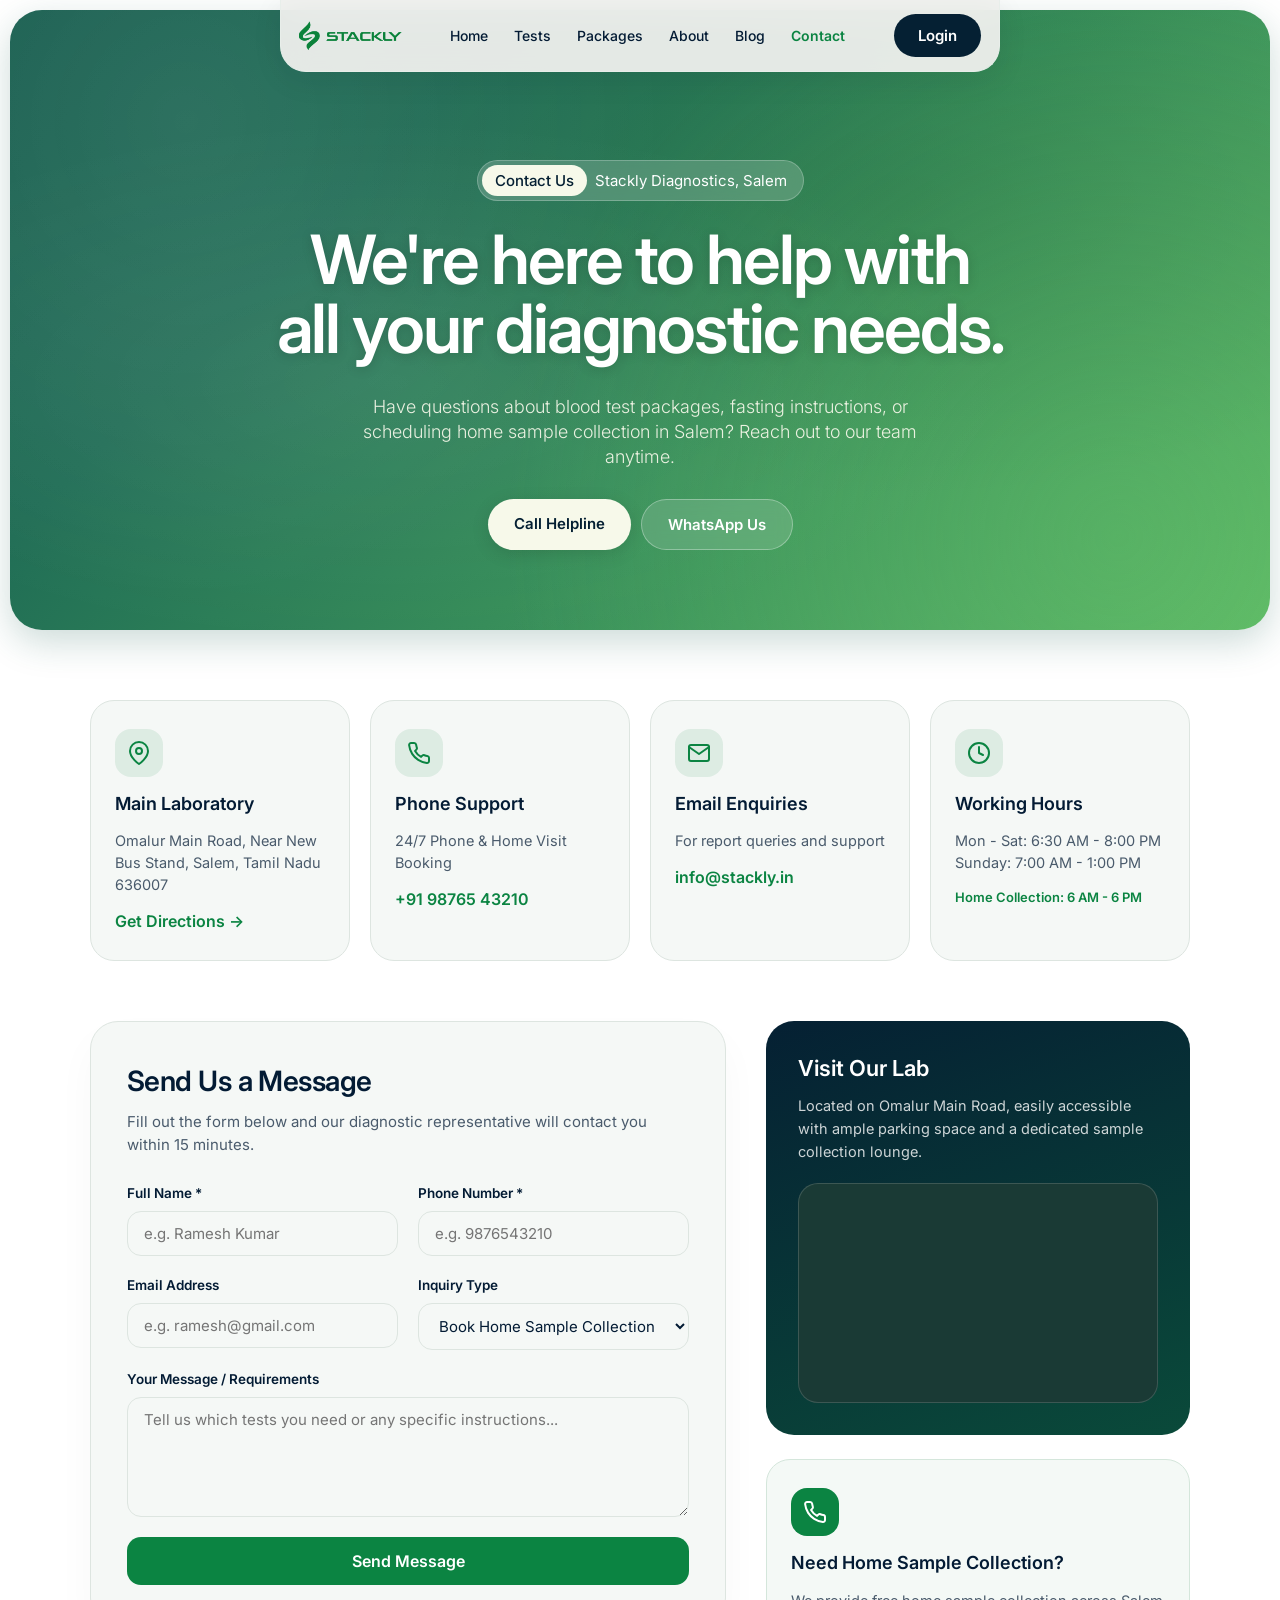
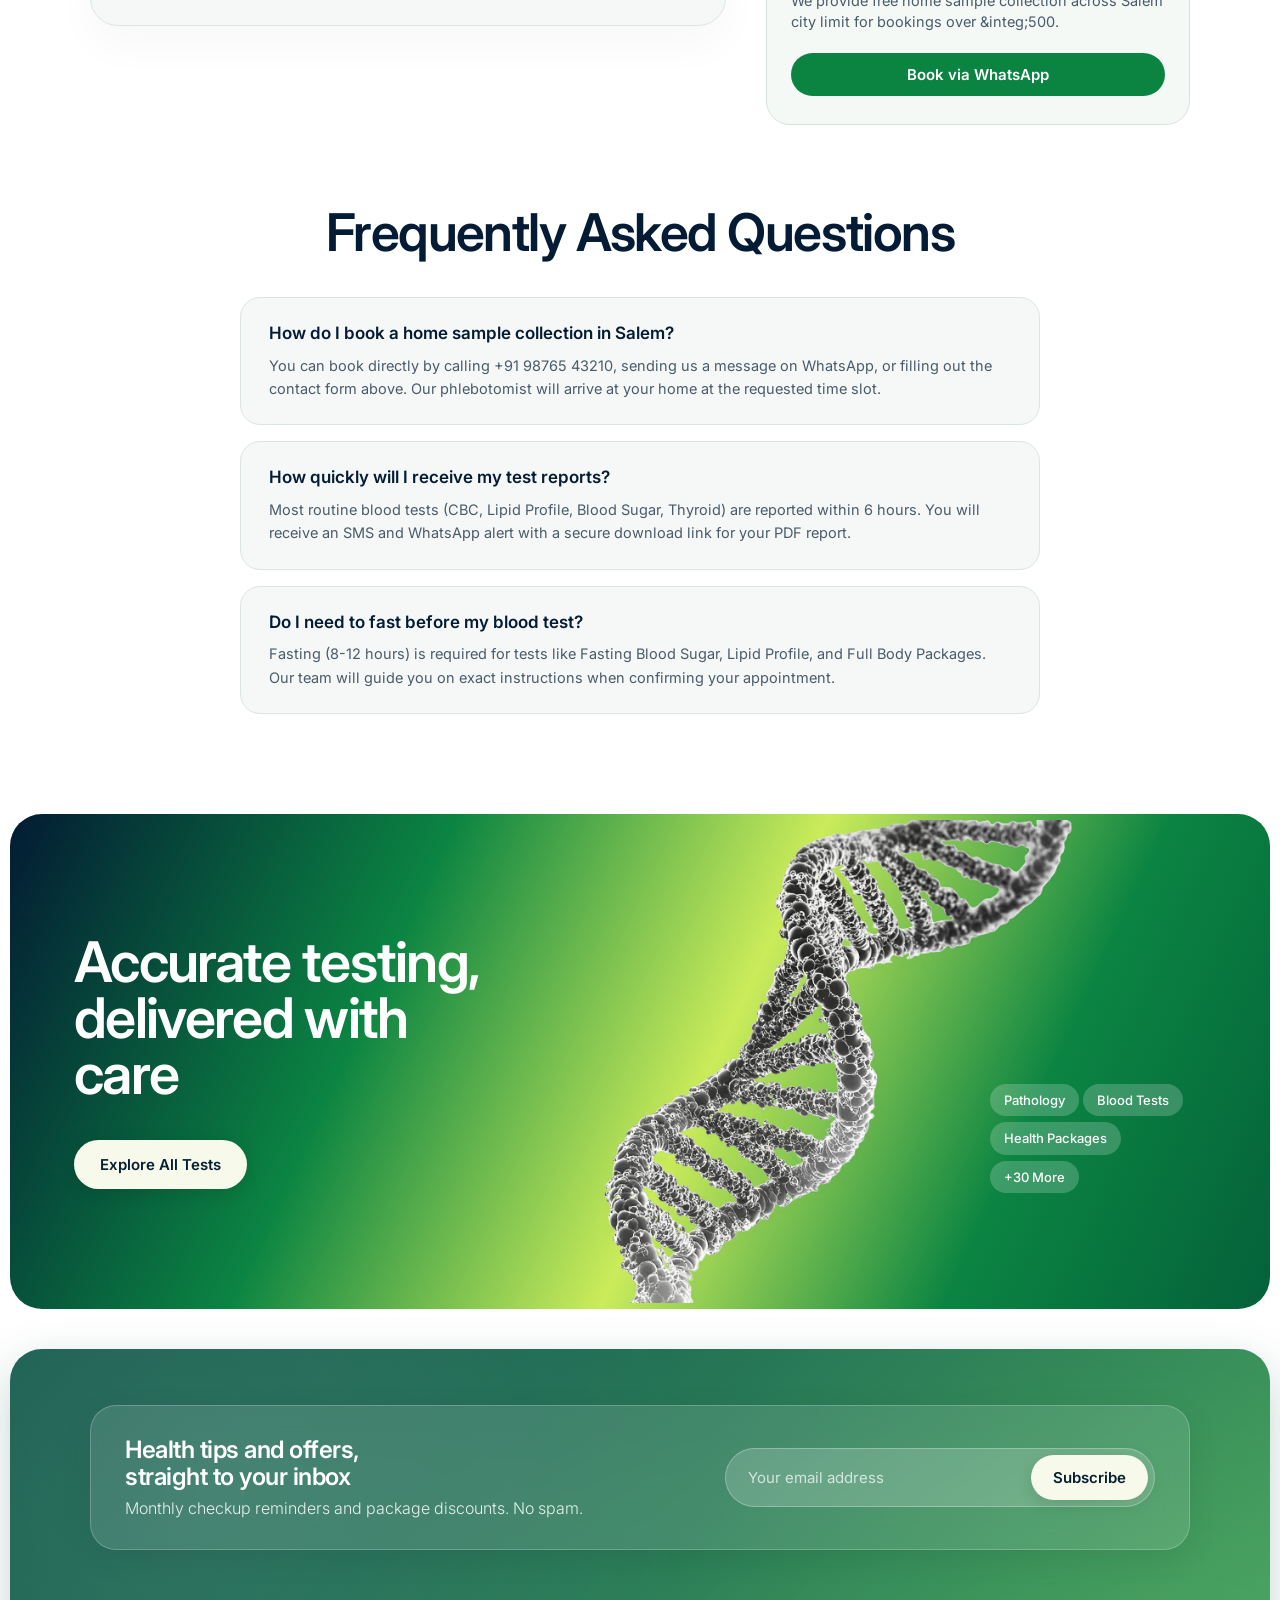
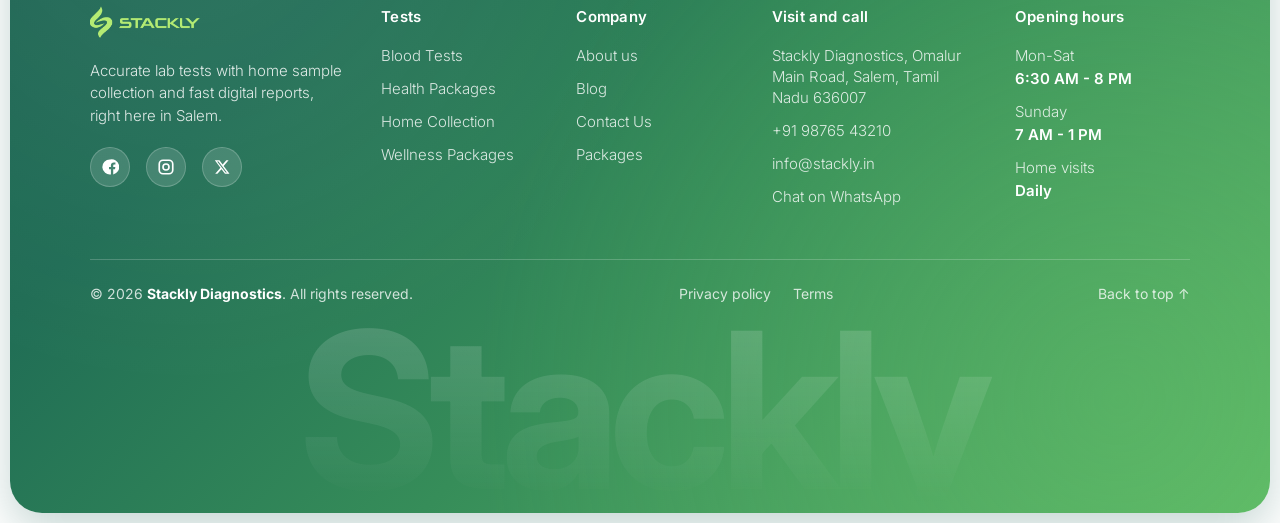
<file: contact.html>
﻿<!DOCTYPE html>
<html lang="en" data-theme="light">
<head>
<meta charset="UTF-8">
<meta name="viewport" content="width=device-width, initial-scale=1, viewport-fit=cover">
<title>Contact Us | Stackly Diagnostics Salem</title>
<meta name="description" content="Get in touch with Stackly Diagnostics in Salem. Book home sample collection, inquire about lab test packages, or visit our central lab on Omalur Main Road.">
<link rel="preconnect" href="https://fonts.googleapis.com">
<link rel="preconnect" href="https://fonts.gstatic.com" crossorigin>
<link href="https://fonts.googleapis.com/css2?family=Inter:wght@300;400;500;600;700&display=swap" rel="stylesheet">
<link rel="stylesheet" href="styles.css">
</head>
<body class="contact-page">

<nav>
 <a href="index.html" class="logo" aria-label="Stackly home"><img src="images/stackly logo.webp" alt="Stackly" class="stackly-logo-img"></a>
 <ul>
  <li><a href="index.html">Home</a></li>
  <li><a href="tests.html">Tests</a></li>
  <li><a href="packages.html">Packages</a></li>
  <li><a href="about.html">About</a></li>
  <li><a href="blog.html">Blog</a></li>
  <li><a href="contact.html" style="color:var(--green);font-weight:600">Contact</a></li>
 </ul>
 <a href="login.html" class="btn dark" style="padding:12px 24px">Login</a>
 <button class="burger" aria-label="Menu" aria-expanded="false"><span></span></button>
</nav>

<header class="hero ab">
 <div class="wrap in">
  <span class="badge"><b>Contact Us</b>Stackly Diagnostics, Salem</span>
  <h1>We're here to help with<br>all your diagnostic needs.</h1>
  <p class="lead">Have questions about blood test packages, fasting instructions, or scheduling home sample collection in Salem? Reach out to our team anytime.</p>
  <div class="cta">
   <a href="tel:+919876543210" class="btn cream">Call Helpline</a>
   <a href="https://wa.me/919876543210" class="btn ghost" target="_blank" rel="noopener">WhatsApp Us</a>
  </div>
 </div>
</header>

<main class="wrap">
 <section class="contact-sec">
  
  <!-- Quick Info Cards -->
  <div class="contact-cards">
   <div class="contact-card">
    <div class="contact-icon">
     <svg viewBox="0 0 24 24" fill="none" stroke="currentColor" stroke-linecap="round" stroke-linejoin="round"><path d="M21 10c0 7-9 13-9 13s-9-6-9-13a9 9 0 0 1 18 0z"/><circle cx="12" cy="10" r="3"/></svg>
    </div>
    <h3>Main Laboratory</h3>
    <p>Omalur Main Road, Near New Bus Stand, Salem, Tamil Nadu 636007</p>
    <a href="https://maps.google.com" target="_blank" rel="noopener">Get Directions &rarr;</a>
   </div>

   <div class="contact-card">
    <div class="contact-icon">
     <svg viewBox="0 0 24 24" fill="none" stroke="currentColor" stroke-linecap="round" stroke-linejoin="round"><path d="M22 16.92v3a2 2 0 0 1-2.18 2 19.79 19.79 0 0 1-8.63-3.07 19.5 19.5 0 0 1-6-6 19.79 19.79 0 0 1-3.07-8.67A2 2 0 0 1 4.11 2h3a2 2 0 0 1 2 1.72 12.84 12.84 0 0 0 .7 2.81 2 2 0 0 1-.45 2.11L8.09 9.91a16 16 0 0 0 6 6l1.27-1.27a2 2 0 0 1 2.11-.45 12.84 12.84 0 0 0 2.81.7A2 2 0 0 1 22 16.92z"/></svg>
    </div>
    <h3>Phone Support</h3>
    <p>24/7 Phone &amp; Home Visit Booking</p>
    <a href="tel:+919876543210">+91 98765 43210</a>
   </div>

   <div class="contact-card">
    <div class="contact-icon">
     <svg viewBox="0 0 24 24" fill="none" stroke="currentColor" stroke-linecap="round" stroke-linejoin="round"><path d="M4 4h16c1.1 0 2 .9 2 2v12c0 1.1-.9 2-2 2H4c-1.1 0-2-.9-2-2V6c0-1.1.9-2 2-2z"/><polyline points="22,6 12,13 2,6"/></svg>
    </div>
    <h3>Email Enquiries</h3>
    <p>For report queries and support</p>
    <a href="mailto:info@stackly.in">info@stackly.in</a>
   </div>

   <div class="contact-card">
    <div class="contact-icon">
     <svg viewBox="0 0 24 24" fill="none" stroke="currentColor" stroke-linecap="round" stroke-linejoin="round"><circle cx="12" cy="12" r="10"/><polyline points="12 6 12 12 16 14"/></svg>
    </div>
    <h3>Working Hours</h3>
    <p>Mon - Sat: 6:30 AM - 8:00 PM<br>Sunday: 7:00 AM - 1:00 PM</p>
    <span style="font-size:13px;color:var(--green);font-weight:600">Home Collection: 6 AM - 6 PM</span>
   </div>
  </div>

  <!-- Form + Side Info Split -->
  <div class="contact-split">
   <div class="contact-form-box">
    <h2>Send Us a Message</h2>
    <p class="sub">Fill out the form below and our diagnostic representative will contact you within 15 minutes.</p>
    
    <form class="c-form contact-form" id="contactPageForm">
     <div class="fg">
      <label for="contactName">Full Name *</label>
      <input type="text" id="contactName" required placeholder="e.g. Ramesh Kumar">
     </div>

     <div class="fg">
      <label for="contactPhone">Phone Number *</label>
      <input type="tel" id="contactPhone" required placeholder="e.g. 9876543210" pattern="[0-9]{10}">
     </div>

     <div class="fg">
      <label for="contactEmail">Email Address</label>
      <input type="email" id="contactEmail" placeholder="e.g. ramesh@gmail.com">
     </div>

     <div class="fg">
      <label for="c-topic">Inquiry Type</label>
      <select id="c-topic">
       <option value="home-collection">Book Home Sample Collection</option>
       <option value="test-inquiry">Individual Lab Test Enquiry</option>
       <option value="health-package">Health Checkup Package Inquiry</option>
       <option value="report-status">Report Status / Assistance</option>
       <option value="other">General Feedback / Other</option>
      </select>
     </div>

     <div class="fg full">
      <label for="contactMessage">Your Message / Requirements</label>
      <textarea id="contactMessage" placeholder="Tell us which tests you need or any specific instructions..."></textarea>
     </div>

     <div class="full">
      <button type="submit" class="btn green" style="width:100%;padding:14px;border-radius:14px;font-size:16px">Send Message</button>
     </div>

     <div class="full" id="form-success" hidden style="background:#eef7f2;border:1.5px solid var(--green);color:var(--green);padding:14px 18px;border-radius:14px;font-size:14.5px;font-weight:500">
      &check; Thank you! Your message has been sent successfully. Our team will get back to you shortly.
     </div>
    </form>
   </div>

   <div class="contact-side">
    <div class="location-box">
     <h3>Visit Our Lab</h3>
     <p>Located on Omalur Main Road, easily accessible with ample parking space and a dedicated sample collection lounge.</p>
     <div class="map-embed">
      <iframe title="Stackly Diagnostics Salem Map Location" src="https://www.google.com/maps/embed?pb=!1m18!1m12!1m3!1d62514.39868771144!2d78.11718045!3d11.66432505!2m3!1f0!2f0!3f0!3m2!1i1024!2i768!4f13.1!3m3!1m2!1s0x3babf05d1516e873%3A0x8673f85800000000!2sSalem%2C%20Tamil%20Nadu!5e0!3m2!1sen!2sin!4v1700000000000!5m2!1sen!2sin" loading="lazy" referrerpolicy="no-referrer-when-downgrade"></iframe>
     </div>
    </div>

    <div class="contact-card" style="background:#f4f9f6;border-color:#d4e6db">
     <div class="contact-icon" style="background:var(--green);color:#fff">
      <svg viewBox="0 0 24 24" fill="none" stroke="currentColor" stroke-width="2.5" stroke-linecap="round" stroke-linejoin="round"><path d="M22 16.92v3a2 2 0 0 1-2.18 2 19.79 19.79 0 0 1-8.63-3.07 19.5 19.5 0 0 1-6-6 19.79 19.79 0 0 1-3.07-8.67A2 2 0 0 1 4.11 2h3a2 2 0 0 1 2 1.72 12.84 12.84 0 0 0 .7 2.81 2 2 0 0 1-.45 2.11L8.09 9.91a16 16 0 0 0 6 6l1.27-1.27a2 2 0 0 1 2.11-.45 12.84 12.84 0 0 0 2.81.7A2 2 0 0 1 22 16.92z"/></svg>
     </div>
     <h3>Need Home Sample Collection?</h3>
     <p>We provide free home sample collection across Salem city limit for bookings over &integ;500.</p>
     <a href="https://wa.me/919876543210" target="_blank" rel="noopener" class="btn green" style="text-align:center;padding:12px;margin-top:6px">Book via WhatsApp</a>
    </div>
   </div>
  </div>

  <!-- FAQ section -->
  <div style="margin-top:80px">
   <h2 class="big" style="text-align:center;margin-bottom:36px">Frequently Asked Questions</h2>
   <div style="max-width:800px;margin:0 auto;display:flex;flex-direction:column;gap:16px">
    <div style="background:var(--card);border:1.5px solid #dde5e0;border-radius:20px;padding:24px 28px">
     <h3 style="font-size:17px;font-weight:600;color:var(--ink);margin:0 0 8px">How do I book a home sample collection in Salem?</h3>
     <p style="font-size:14.5px;color:var(--muted);margin:0;line-height:1.6">You can book directly by calling +91 98765 43210, sending us a message on WhatsApp, or filling out the contact form above. Our phlebotomist will arrive at your home at the requested time slot.</p>
    </div>

    <div style="background:var(--card);border:1.5px solid #dde5e0;border-radius:20px;padding:24px 28px">
     <h3 style="font-size:17px;font-weight:600;color:var(--ink);margin:0 0 8px">How quickly will I receive my test reports?</h3>
     <p style="font-size:14.5px;color:var(--muted);margin:0;line-height:1.6">Most routine blood tests (CBC, Lipid Profile, Blood Sugar, Thyroid) are reported within 6 hours. You will receive an SMS and WhatsApp alert with a secure download link for your PDF report.</p>
    </div>

    <div style="background:var(--card);border:1.5px solid #dde5e0;border-radius:20px;padding:24px 28px">
     <h3 style="font-size:17px;font-weight:600;color:var(--ink);margin:0 0 8px">Do I need to fast before my blood test?</h3>
     <p style="font-size:14.5px;color:var(--muted);margin:0;line-height:1.6">Fasting (8-12 hours) is required for tests like Fasting Blood Sugar, Lipid Profile, and Full Body Packages. Our team will guide you on exact instructions when confirming your appointment.</p>
    </div>
   </div>
  </div>

 </section>
</main>

<section class="banner">
 <h2>Accurate testing, delivered with care</h2>
 <a href="tests.html" class="btn cream">Explore All Tests</a>
 <div class="helixbg"></div>
 <div class="chips"><span class="chip">Pathology</span><span class="chip">Blood Tests</span><span class="chip">Health Packages</span><span class="chip">+30 More</span></div>
</section>

<footer class="sf">
<div class="sf-in">
<div class="sf-news">
 <div><h3>Health tips and offers,<br>straight to your inbox</h3><p>Monthly checkup reminders and package discounts. No spam.</p></div>
 <form class="sf-form newsletter-form-inline">
  <div class="sf-row"><input type="email" required placeholder="Your email address" aria-label="Email address"><button class="btn cream" type="submit" style="padding:13px 22px">Subscribe</button></div>
  <small hidden role="status">Thanks for subscribing!</small>
</form>
</div>
<div class="sf-grid">
 <div class="sf-brand"><a href="index.html" class="logo" aria-label="Stackly home"><img src="images/stackly logo.webp" alt="Stackly" class="stackly-logo-img"></a><p>Accurate lab tests with home sample collection and fast digital reports, right here in Salem.</p><div class="soc" aria-label="Social links">
    <a href="404.html" aria-label="Facebook"><svg viewBox="0 0 24 24" fill="currentColor"><path d="M12 2a10 10 0 1 0 1.2 19.9v-7H10.7V12h2.5V9.8c0-2.5 1.5-3.9 3.8-3.9 1.1 0 2.2.2 2.2.2v2.5h-1.3c-1.2 0-1.6.8-1.6 1.6V12h2.8l-.4 2.9h-2.4v7A10 10 0 0 0 12 2z"/></svg></a>
    <a href="404.html" aria-label="Instagram"><svg viewBox="0 0 24 24" fill="none" stroke="currentColor" stroke-width="2.2"><rect x="3" y="3" width="18" height="18" rx="5"/><circle cx="12" cy="12" r="4"/></svg></a>
    <a href="404.html" aria-label="X"><svg viewBox="0 0 24 24" fill="currentColor"><path d="M17.8 3h3l-6.6 7.5L22 21h-6l-4.7-6.1L5.9 21h-3l7-8L2.4 3h6.2l4.2 5.6zm-1 16.2h1.7L7.3 4.7H5.5z"/></svg></a>
   </div></div>
 <div><h4>Tests</h4><ul><li><a href="404.html">Blood Tests</a></li><li><a href="404.html">Health Packages</a></li><li><a href="404.html">Home Collection</a></li><li><a href="404.html">Wellness Packages</a></li></ul></div>
 <div><h4>Company</h4><ul><li><a href="404.html">About us</a></li><li><a href="404.html">Blog</a></li><li><a href="404.html">Contact Us</a></li><li><a href="404.html">Packages</a></li></ul></div>
 <div><h4>Visit and call</h4><ul><li>Stackly Diagnostics, Omalur Main Road, Salem, Tamil Nadu 636007</li><li><a href="404.html">+91 98765 43210</a></li><li><a href="404.html">info@stackly.in</a></li><li><a href="404.html">Chat on WhatsApp</a></li></ul></div>
 <div class="sf-hrs"><h4>Opening hours</h4><ul><li>Mon-Sat <b>6:30 AM - 8 PM</b></li><li>Sunday <b>7 AM - 1 PM</b></li><li>Home visits <b>Daily</b></li></ul></div>
</div>
<div class="sf-bot"><span>&copy; 2026 <b>Stackly Diagnostics</b>. All rights reserved.</span><span class="sf-l"><a href="404.html">Privacy policy</a><a href="404.html">Terms</a></span><a href="#" onclick="window.scrollTo({top:0,behavior:'smooth'});return false">Back to top &uarr;</a></div>
<div class="sf-word" aria-hidden="true">Stackly</div>
</div>
</footer>

<script>
document.querySelector(".burger").addEventListener("click",function(){var n=document.querySelector("nav"),o=n.classList.toggle("open");this.setAttribute("aria-expanded",o)});
</script>
<script src="validation.js"></script>
</body>
</html>
</file>
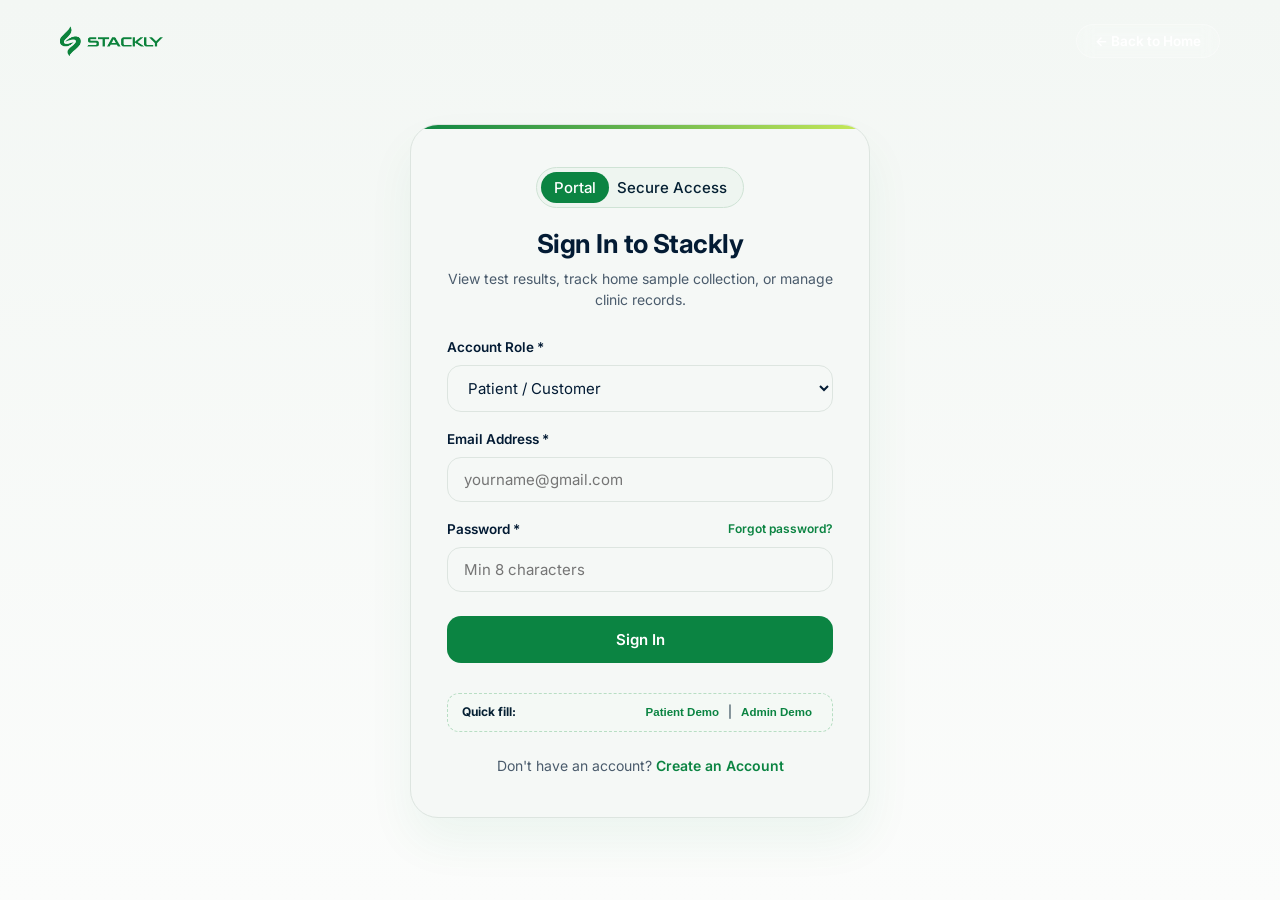
<file: login.html>
<!DOCTYPE html>
<html lang="en" data-theme="light">
<head>
<meta charset="UTF-8">
<meta name="viewport" content="width=device-width, initial-scale=1, viewport-fit=cover">
<title>Sign In | Stackly Diagnostics Salem</title>
<meta name="description" content="Access your patient portal, view test reports, and manage lab bookings with Stackly Diagnostics, Salem.">
<link rel="preconnect" href="https://fonts.googleapis.com">
<link rel="preconnect" href="https://fonts.gstatic.com" crossorigin>
<link href="https://fonts.googleapis.com/css2?family=Inter:wght@300;400;500;600;700&display=swap" rel="stylesheet">
<link rel="stylesheet" href="styles.css">
</head>
<body class="auth-page">

<header class="auth-header">
 <a href="index.html" class="logo" aria-label="Stackly home"><img src="images/stackly logo.webp" alt="Stackly" class="stackly-logo-img"></a>
 <a href="index.html" class="btn ghost" style="padding:8px 18px;font-size:13.5px">&larr; Back to Home</a>
</header>

<main class="auth-container">
 <div class="auth-box">
  <div class="auth-head">
   <span class="badge" style="margin-bottom:8px"><b>Portal</b>Secure Access</span>
   <h1>Sign In to Stackly</h1>
   <p>View test results, track home sample collection, or manage clinic records.</p>
  </div>

  <form id="loginForm" class="auth-form" novalidate>
   <div class="fg">
    <label for="loginRole">Account Role *</label>
    <select id="loginRole" required>
     <option value="user" selected>Patient / Customer</option>
     <option value="admin">Lab Staff / Administrator</option>
    </select>
   </div>

   <div class="fg">
    <label for="loginEmail">Email Address *</label>
    <input type="email" id="loginEmail" required placeholder="yourname@gmail.com" autocomplete="email">
   </div>

   <div class="fg">
    <div style="display:flex;justify-content:space-between;align-items:center">
     <label for="loginPassword">Password *</label>
     <a href="404.html" style="font-size:12px;color:var(--green);font-weight:600;text-decoration:none">Forgot password?</a>
    </div>
    <input type="password" id="loginPassword" required placeholder="Min 8 characters" autocomplete="current-password">
   </div>

   <button type="submit" class="btn green" style="width:100%;padding:14px;border-radius:14px;font-size:15px;margin-top:6px">Sign In</button>

   <div class="auth-demo-pill">
    <span><b>Quick fill:</b></span>
    <div>
     <button type="button" onclick="fillCreds('user')">Patient Demo</button> |
     <button type="button" onclick="fillCreds('admin')">Admin Demo</button>
    </div>
   </div>
  </form>

  <div class="auth-footer-text">
   Don't have an account? <a href="signup.html">Create an Account</a>
  </div>
 </div>
</main>

<script>
function fillCreds(role) {
  var roleSelect = document.getElementById('loginRole');
  var emailInput = document.getElementById('loginEmail');
  var passInput = document.getElementById('loginPassword');
  roleSelect.value = role;
  if(role === 'admin') {
    emailInput.value = 'admin@stackly.in';
    passInput.value = 'AdminPass123!';
  } else {
    emailInput.value = 'suresh@example.com';
    passInput.value = 'Password123!';
  }
}
</script>
<script src="validation.js"></script>
</body>
</html>
</file>
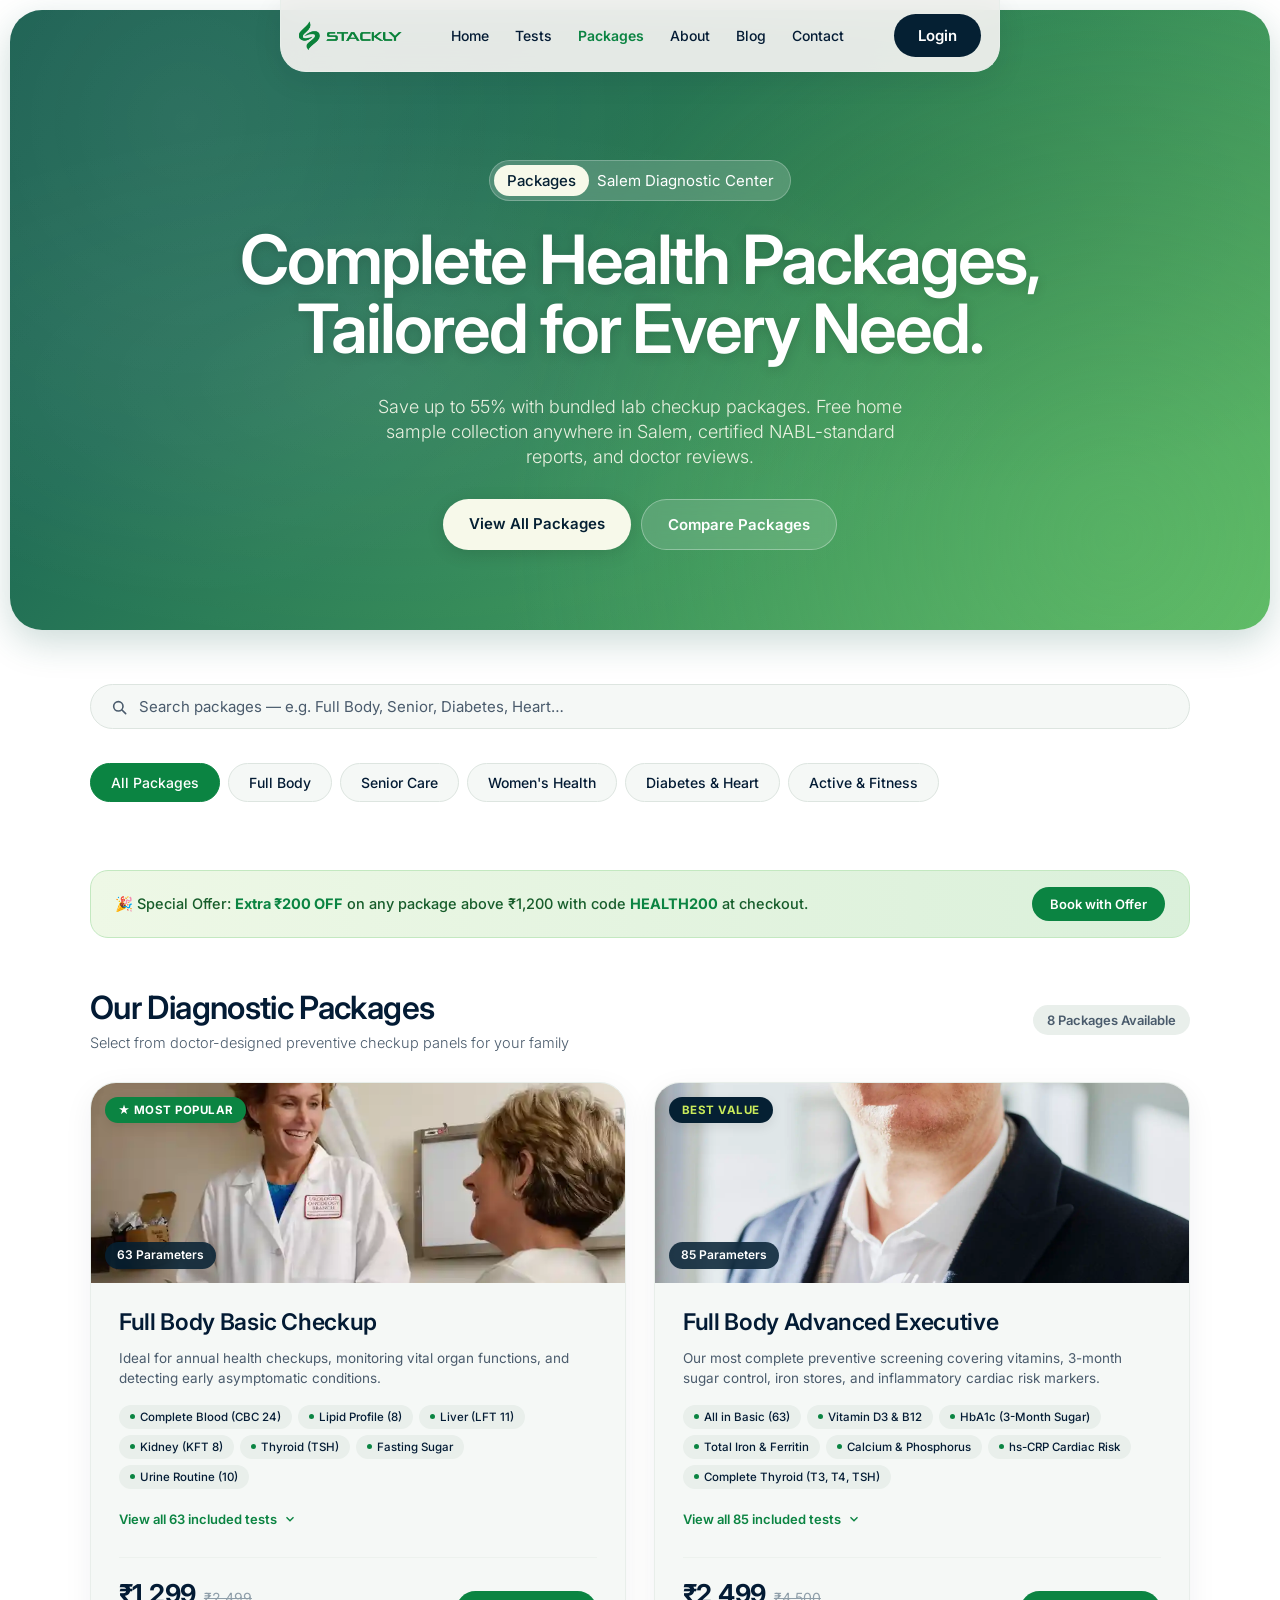
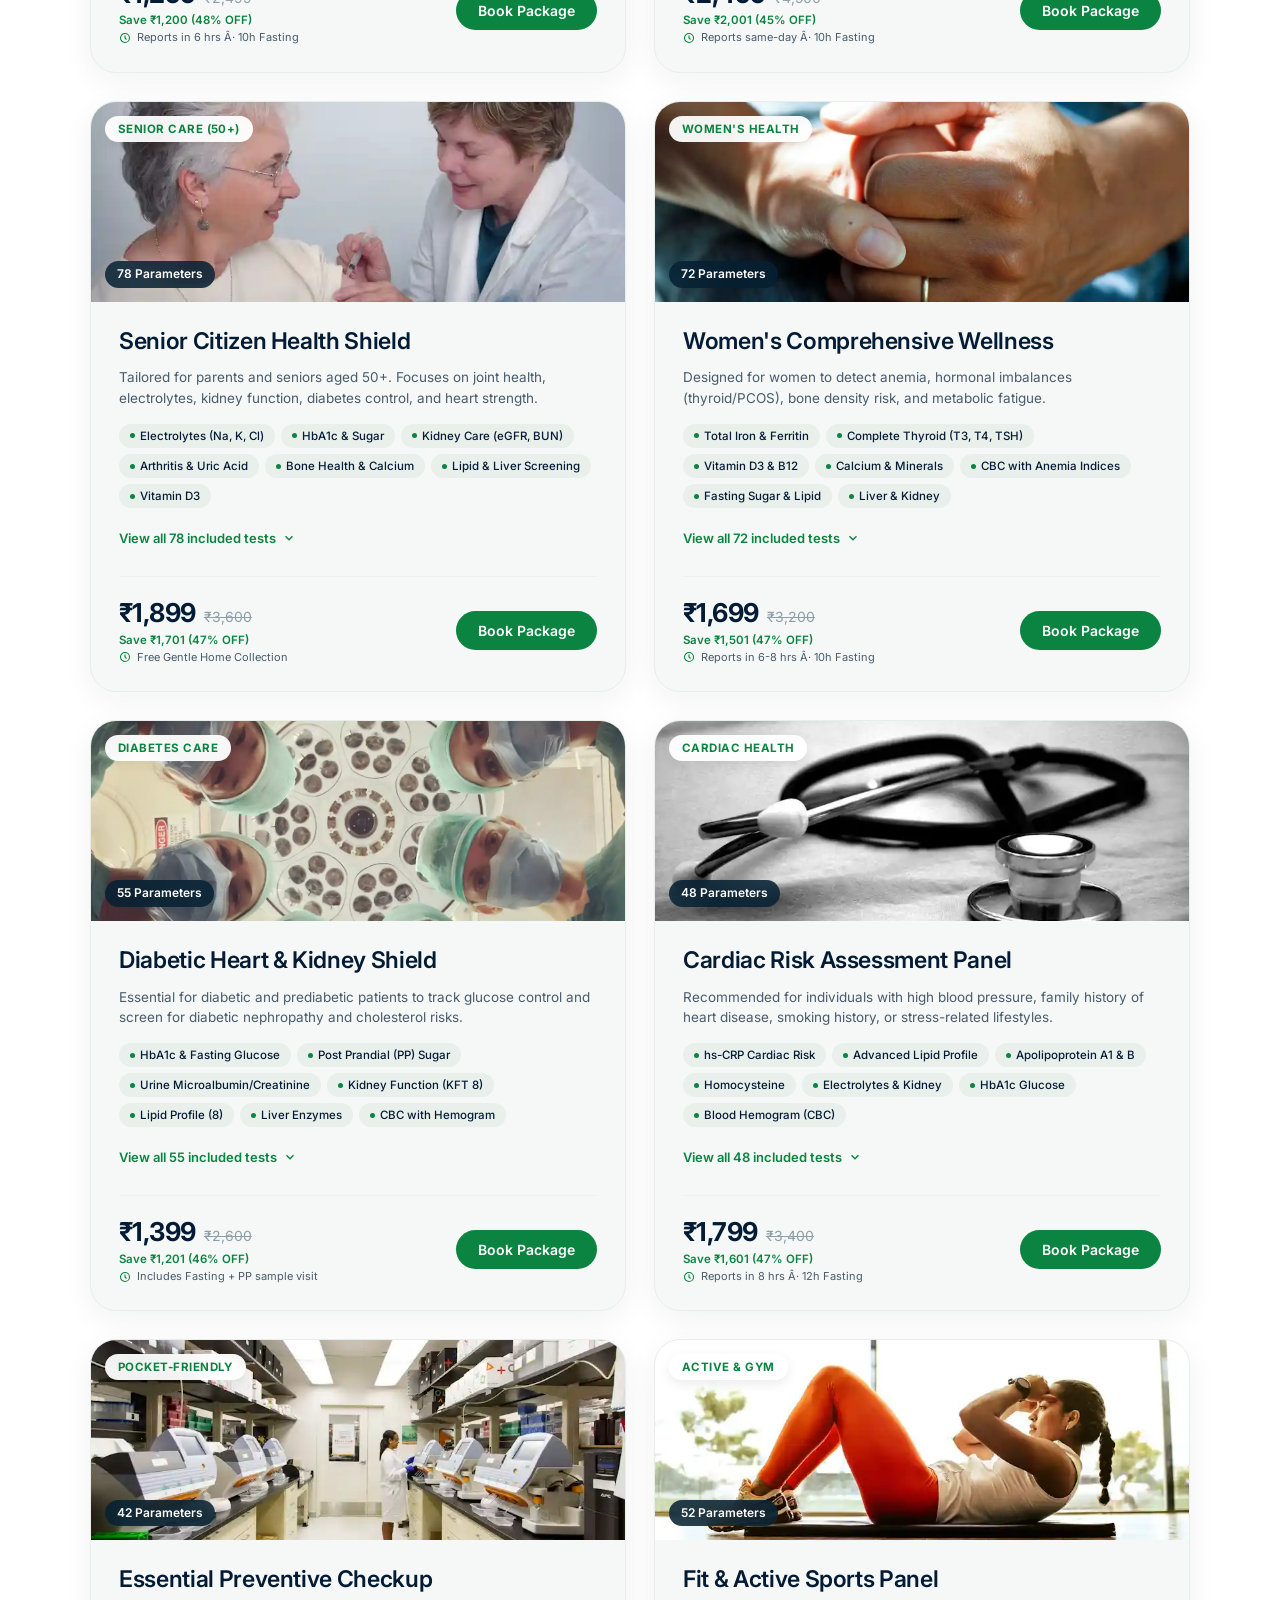
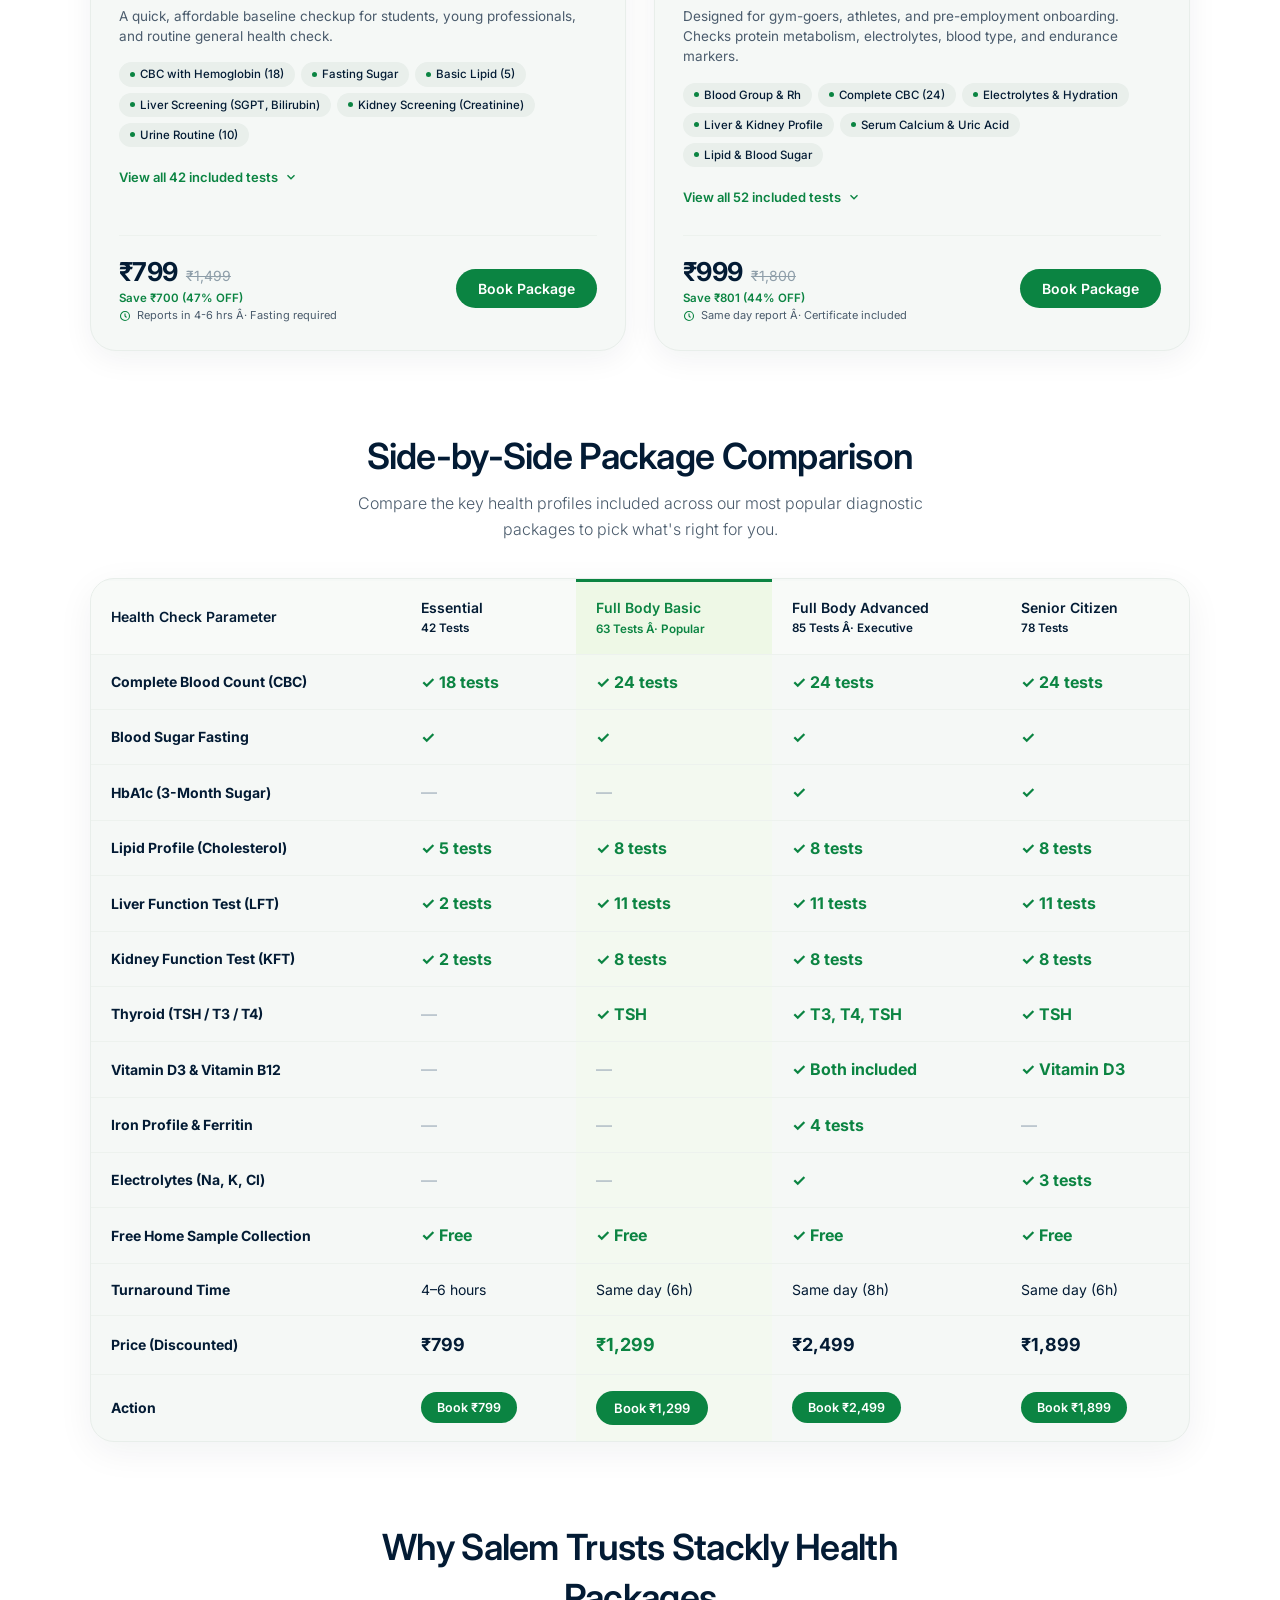
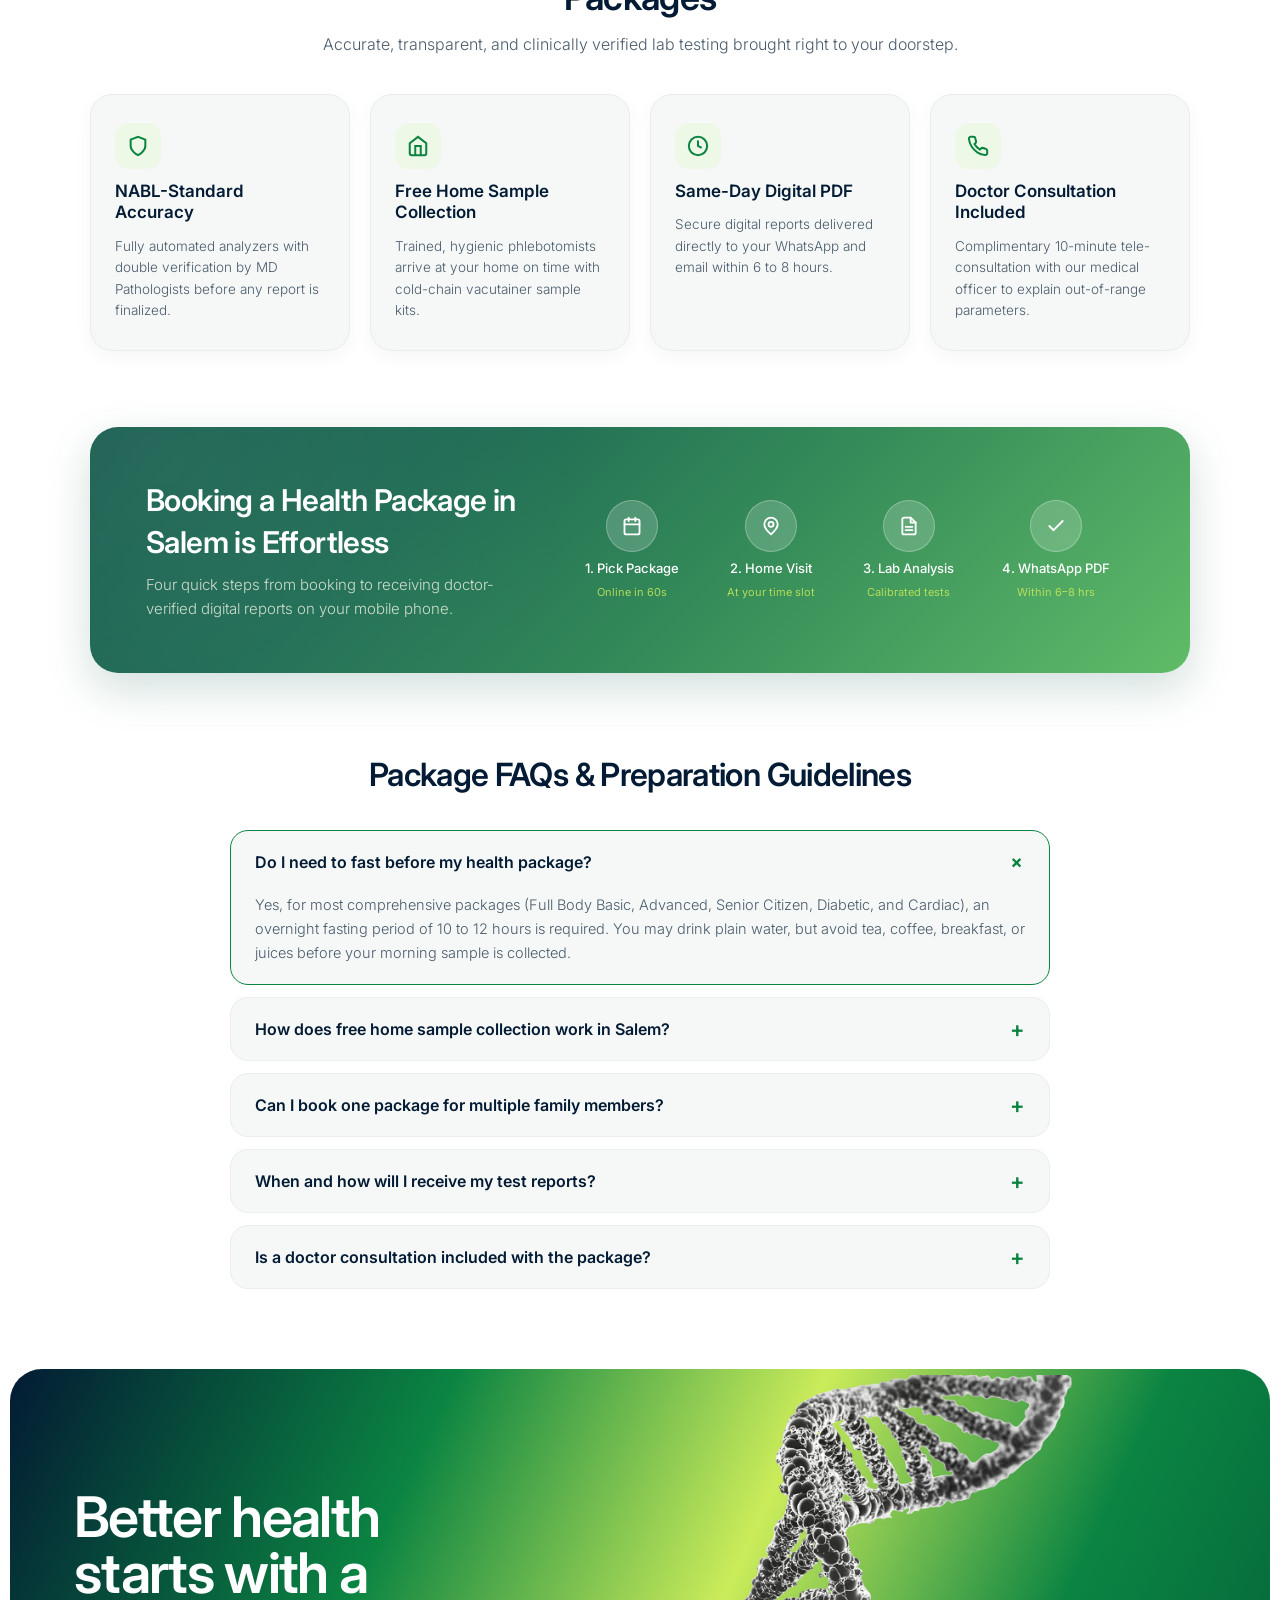
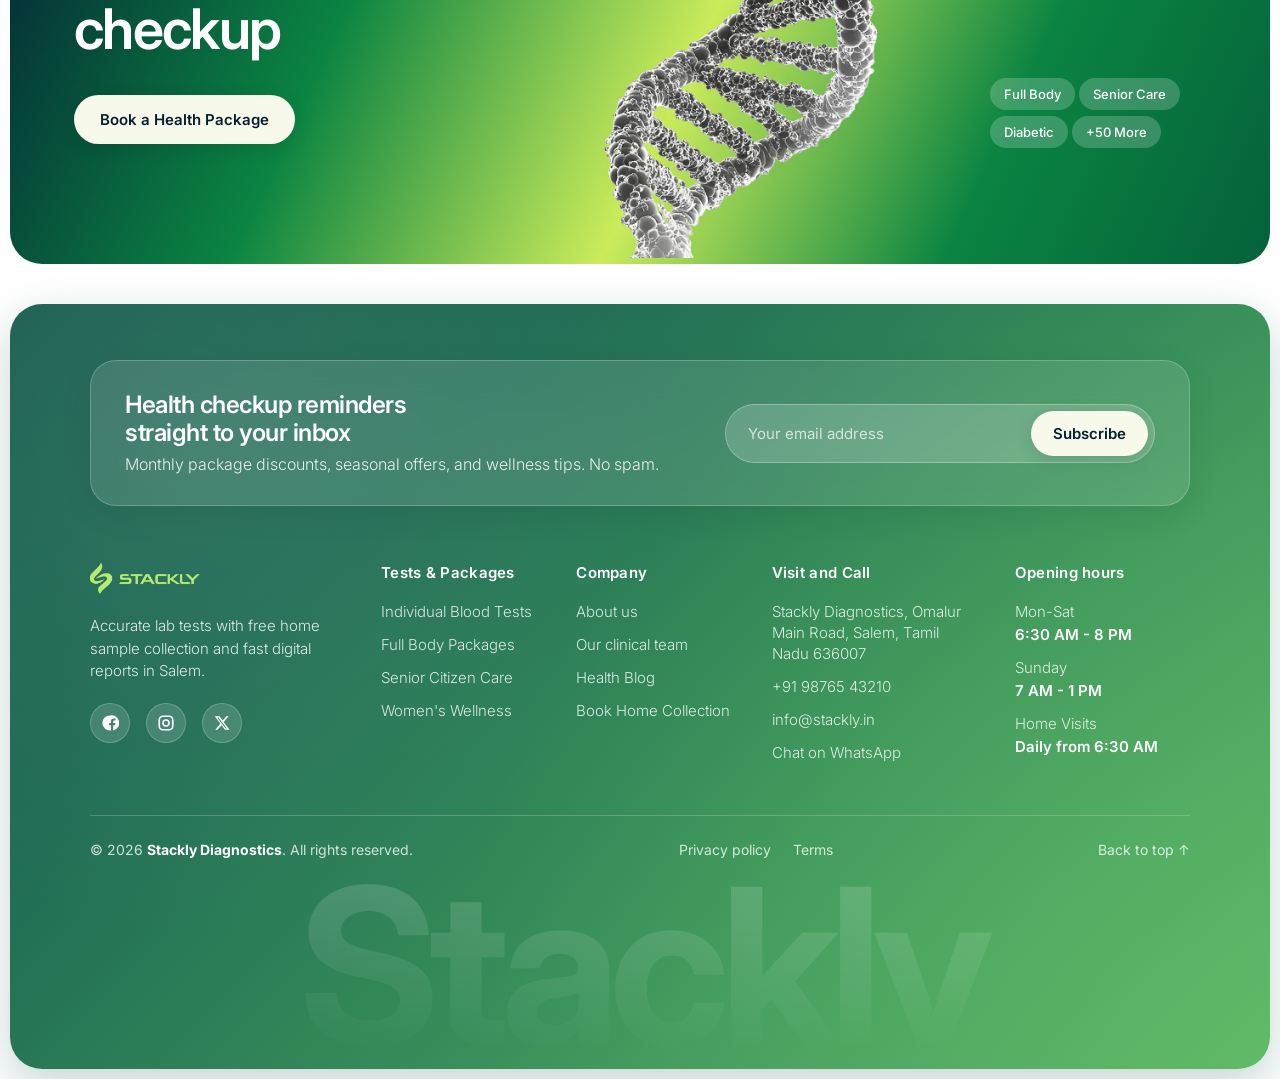
<file: packages.html>
<!DOCTYPE html>
<html lang="en" data-theme="light">
<head>
<meta charset="UTF-8">
<meta name="viewport" content="width=device-width, initial-scale=1, viewport-fit=cover">
<title>Health Packages &amp; Full Body Checkups | Stackly Diagnostics, Salem</title>
<meta name="description" content="Affordable health packages in Salem. Complete body checkups, diabetic panels, senior citizen wellness & cardiac risk assessments with free home sample collection.">
<link rel="preconnect" href="https://fonts.googleapis.com">
<link rel="preconnect" href="https://fonts.gstatic.com" crossorigin>
<link href="https://fonts.googleapis.com/css2?family=Inter:wght@300;400;500;600;700&display=swap" rel="stylesheet">
<link rel="stylesheet" href="styles.css">
<style>
/* ======= Health Packages Page Styles ======= */

/* Search & Filter Row */
.filter-row{max-width:1140px;margin:0 auto;padding:44px 20px 12px;display:flex;align-items:center;gap:14px;flex-wrap:wrap}
.search-box{flex:1;min-width:240px;display:flex;align-items:center;gap:10px;background:var(--card);border:1.5px solid #dde5e0;border-radius:999px;padding:11px 20px;transition:border-color .2s}
.search-box:focus-within{border-color:var(--green)}
.search-box svg{width:16px;height:16px;color:var(--muted);flex-shrink:0}
.search-box input{flex:1;border:0;outline:0;font:400 15px 'Inter',sans-serif;background:none;color:var(--ink)}
.search-box input::placeholder{color:var(--muted)}
.filter-tabs{display:flex;gap:8px;flex-wrap:wrap}
.ft{display:inline-block;padding:10px 20px;border-radius:999px;font:500 14px 'Inter',sans-serif;cursor:pointer;border:1.5px solid #dde5e0;background:var(--card);color:var(--ink);transition:all .2s;text-decoration:none}
.ft:hover,.ft.active{background:var(--green);color:#fff;border-color:var(--green)}

/* Promo Banner */
.promo-bar{max-width:1140px;margin:24px auto 0;padding:0 20px}
.promo-inner{background:linear-gradient(90deg,#eef8e6 0%,#daf0da 100%);border:1px solid #c3e8c0;border-radius:18px;padding:16px 24px;display:flex;align-items:center;justify-content:space-between;gap:16px;flex-wrap:wrap}
.promo-inner p{font-size:14.5px;font-weight:500;color:#175d2b;margin:0}
.promo-inner p span{color:var(--green);font-weight:700}
.promo-inner a{display:inline-block;background:var(--green);color:#fff;font-weight:600;font-size:13px;padding:8px 18px;border-radius:999px;transition:background .2s}
.promo-inner a:hover{background:#0a7038}

/* Packages Grid */
.packages-section{max-width:1140px;margin:48px auto 0;padding:0 20px}
.pkg-top-bar{display:flex;align-items:center;justify-content:space-between;margin-bottom:28px;flex-wrap:wrap;gap:12px}
.pkg-top-bar h2{font-size:clamp(24px,3vw,32px);font-weight:600;letter-spacing:-.02em}
.pkg-count-badge{background:var(--chip);color:var(--muted);font-size:13px;font-weight:600;padding:6px 14px;border-radius:999px}

.pkg-list-grid{display:grid;grid-template-columns:repeat(2,1fr);gap:28px}
.pcard{background:var(--card);border:1px solid #e8eeea;border-radius:26px;overflow:hidden;box-shadow:0 8px 30px rgba(3,27,52,.06);transition:box-shadow .3s,transform .25s;display:flex;flex-direction:column}
.pcard:hover{box-shadow:0 18px 50px rgba(3,27,52,.12);transform:translateY(-3px)}

.pcard-img{position:relative;height:200px;overflow:hidden}
.pcard-img img{width:100%;height:100%;object-fit:cover;display:block;transition:transform .7s cubic-bezier(.2,.7,.2,1)}
.pcard:hover .pcard-img img{transform:scale(1.05)}
.pcard-badge{position:absolute;top:14px;left:14px;background:rgba(255,255,255,.94);backdrop-filter:blur(8px);-webkit-backdrop-filter:blur(8px);color:var(--green);font-size:11.5px;font-weight:700;padding:5px 13px;border-radius:999px;letter-spacing:.04em;text-transform:uppercase;box-shadow:0 4px 12px rgba(0,0,0,.08)}
.pcard-badge.popular{background:var(--green);color:#fff}
.pcard-badge.gold{background:#052033;color:#c9ea5a}
.pcard-param{position:absolute;bottom:14px;left:14px;background:rgba(5,32,51,.85);backdrop-filter:blur(8px);-webkit-backdrop-filter:blur(8px);color:#fff;font-size:12px;font-weight:600;padding:5px 12px;border-radius:999px}

.pcard-body{padding:26px 28px;display:flex;flex-direction:column;gap:12px;flex:1}
.pcard-title-row{display:flex;justify-content:space-between;align-items:flex-start;gap:12px}
.pcard-name{font-size:clamp(19px,2.2vw,23px);font-weight:600;line-height:1.2;letter-spacing:-.015em;color:var(--ink)}
.pcard-target{font-size:13.5px;color:var(--muted);font-weight:400;line-height:1.5}

/* Organ tags */
.organs-wrap{display:flex;flex-wrap:wrap;gap:6px;margin:4px 0}
.organ-pill{display:inline-flex;align-items:center;gap:5px;font-size:11.5px;font-weight:500;background:var(--chip);color:var(--ink);padding:4px 11px;border-radius:999px}
.organ-pill::before{content:"";width:5px;height:5px;border-radius:50%;background:var(--green)}

/* Accordion Test List */
.test-toggle{background:none;border:0;color:var(--green);font:600 13px 'Inter',sans-serif;padding:6px 0;cursor:pointer;display:inline-flex;align-items:center;gap:6px;text-align:left;transition:color .2s}
.test-toggle:hover{color:#086131}
.test-toggle svg{width:14px;height:14px;transition:transform .25s;stroke:currentColor;fill:none;stroke-width:2.4}
.test-toggle.open svg{transform:rotate(180deg)}
.test-breakdown{max-height:0;overflow:hidden;transition:max-height .35s ease,padding .3s ease;background:rgba(238,248,230,.5);border-radius:14px;padding:0 16px;font-size:12.5px;color:var(--muted);line-height:1.6}
.test-breakdown.open{max-height:300px;padding:12px 16px;margin:6px 0 10px;border:1px solid #d8ebd4}
.test-breakdown ul{margin:0;padding-left:18px}
.test-breakdown li{margin-bottom:3px}

/* Card Footer */
.pcard-foot{display:flex;align-items:center;justify-content:space-between;border-top:1px solid #edf2ee;padding-top:18px;margin-top:auto;flex-wrap:wrap;gap:12px}
.pcard-pricing{display:flex;flex-direction:column}
.pcard-price-main{display:flex;align-items:baseline;gap:8px}
.pcard-price-main strong{font-size:26px;font-weight:700;color:var(--ink);letter-spacing:-.02em}
.pcard-price-main del{font-size:14px;color:#8e9ea9;font-weight:400}
.pcard-save{font-size:11.5px;color:var(--green);font-weight:600}
.pcard-meta-notes{font-size:11px;color:var(--muted);display:flex;align-items:center;gap:6px;margin-top:2px}
.pcard-meta-notes svg{width:12px;height:12px;stroke:var(--green);stroke-width:2.2;fill:none}
.pcard-book-btn{background:var(--green);color:#fff;border-radius:999px;font:600 14px 'Inter',sans-serif;padding:11px 22px;cursor:pointer;transition:all .2s;text-decoration:none;display:inline-block}
.pcard-book-btn:hover{background:#086c35;transform:translateY(-1px);box-shadow:0 6px 18px rgba(11,132,66,.25)}

/* Comparison Table */
.compare-section{max-width:1140px;margin:80px auto 0;padding:0 20px}
.compare-head{text-align:center;max-width:640px;margin:0 auto 36px}
.compare-head h2{font-size:clamp(26px,3.2vw,36px);font-weight:600;letter-spacing:-.02em;margin-bottom:10px}
.compare-head p{font-size:16px;color:var(--muted);font-weight:300;line-height:1.6}

.table-wrap{background:var(--card);border:1px solid #e8eeea;border-radius:24px;overflow-x:auto;box-shadow:0 10px 36px rgba(3,27,52,.06)}
.compare-tbl{width:100%;border-collapse:collapse;min-width:680px;text-align:left;font-size:14px}
.compare-tbl th,.compare-tbl td{padding:16px 20px;border-bottom:1px solid #edf2ee}
.compare-tbl th{background:#f8faf8;font-weight:600;color:var(--ink);font-size:14px}
.compare-tbl th:first-child{min-width:220px}
.compare-tbl th.hl-col{background:#eef8e6;color:var(--green);border-top:3px solid var(--green)}
.compare-tbl td.hl-col{background:rgba(238,248,230,.35)}
.compare-tbl tr:last-child td{border-bottom:0}
.chk-yes{color:var(--green);font-weight:700;font-size:16px}
.chk-no{color:#a5b3be;font-size:16px}
.tbl-price{font-size:18px;font-weight:700;color:var(--ink)}

/* Why choose packages */
.why-section{max-width:1140px;margin:80px auto 0;padding:0 20px}
.why-grid{display:grid;grid-template-columns:repeat(4,1fr);gap:20px}
.why-card{background:var(--card);border:1px solid #e8eeea;border-radius:22px;padding:28px 24px;display:flex;flex-direction:column;gap:12px;box-shadow:0 6px 20px rgba(3,27,52,.04);transition:transform .2s}
.why-card:hover{transform:translateY(-3px)}
.why-icon{width:46px;height:46px;border-radius:14px;background:#eef8e6;display:grid;place-items:center;color:var(--green)}
.why-icon svg{width:22px;height:22px;stroke:currentColor;fill:none;stroke-width:2.2}
.why-card h3{font-size:17px;font-weight:600;color:var(--ink);line-height:1.25}
.why-card p{font-size:13.5px;color:var(--muted);font-weight:300;line-height:1.6;margin:0}

/* How It Works Steps */
.how-section{max-width:1140px;margin:76px auto 0;padding:0 20px}
.how-card{background:radial-gradient(circle at 6% 12%,rgba(255,255,255,.06) 0%,transparent 40%),linear-gradient(135deg,#175d4f 0%,#206d55 30%,#368d59 60%,#51aa63 85%,#60bc67 100%);border-radius:28px;padding:52px 56px;display:grid;grid-template-columns:1fr auto;gap:40px;align-items:center;box-shadow:0 16px 45px rgba(23,93,79,.2)}
.how-title h2{font-size:clamp(22px,2.8vw,30px);font-weight:600;color:#fff;letter-spacing:-.02em;margin-bottom:10px}
.how-title p{font-size:15px;color:rgba(247,249,234,.8);font-weight:300;line-height:1.6;max-width:400px}
.how-steps{display:flex;gap:0}
.hw-step{display:flex;flex-direction:column;align-items:center;gap:8px;padding:0 24px;position:relative;text-align:center;min-width:105px}
.hw-icon{width:52px;height:52px;border-radius:50%;background:rgba(255,255,255,.18);border:1.5px solid rgba(255,255,255,.28);display:grid;place-items:center;backdrop-filter:blur(6px)}
.hw-icon svg{width:20px;height:20px;stroke:#fff;fill:none;stroke-width:2.2;stroke-linecap:round}
.hw-lbl{font-size:13px;font-weight:500;color:#fff;line-height:1.3}
.hw-sub{font-size:11px;color:rgba(201,234,90,.85);font-weight:400}

/* Package FAQ */
.pkg-faq-section{max-width:860px;margin:80px auto;padding:0 20px}
.pkg-faq-section h2{font-size:clamp(24px,3vw,32px);font-weight:600;text-align:center;letter-spacing:-.02em;margin-bottom:32px}
.pfaq-item{background:var(--card);border:1px solid #e8eeea;border-radius:18px;margin-bottom:12px;overflow:hidden;transition:border-color .2s}
.pfaq-item.open{border-color:var(--green)}
.pfaq-btn{width:100%;background:none;border:0;padding:20px 24px;text-align:left;font:600 16px 'Inter',sans-serif;color:var(--ink);cursor:pointer;display:flex;justify-content:space-between;align-items:center;gap:16px}
.pfaq-btn::after{content:"+";font-size:22px;line-height:1;color:var(--green);transition:transform .25s}
.pfaq-item.open .pfaq-btn::after{transform:rotate(45deg)}
.pfaq-content{max-height:0;overflow:hidden;padding:0 24px;color:var(--muted);font-size:14.5px;font-weight:300;line-height:1.65;transition:max-height .3s,padding .3s}
.pfaq-item.open .pfaq-content{max-height:220px;padding:0 24px 20px}

/* Responsive */
@media(max-width:960px){
 .pkg-list-grid{grid-template-columns:1fr}
 .why-grid{grid-template-columns:1fr 1fr}
 .how-card{grid-template-columns:1fr;gap:28px}
 .how-steps{flex-wrap:wrap;justify-content:center}
}
@media(max-width:640px){
 .why-grid{grid-template-columns:1fr}
 .how-card{padding:28px 24px}
 .filter-row{gap:8px}
}
</style>
</head>
<body class="packages-page">

<nav>
 <a href="index.html" class="logo" aria-label="Stackly home"><img src="images/stackly logo.webp" alt="Stackly" class="stackly-logo-img"></a>
 <ul>
  <li><a href="index.html">Home</a></li>
  <li><a href="tests.html">Tests</a></li>
  <li><a href="packages.html" style="color:var(--green);font-weight:600">Packages</a></li>
  <li><a href="about.html">About</a></li>
  <li><a href="blog.html">Blog</a></li>
  <li><a href="contact.html">Contact</a></li>
 </ul>
 <a href="login.html" class="btn dark" style="padding:12px 24px">Login</a>
 <button class="burger" aria-label="Menu" aria-expanded="false"><span></span></button>
</nav>

<!-- Hero Banner (Clean Subpage Header) -->
<header class="hero ab">
 <div class="wrap in">
  <span class="badge"><b>Packages</b>Salem Diagnostic Center</span>
  <h1>Complete Health Packages,<br>Tailored for Every Need.</h1>
  <p class="lead">Save up to 55% with bundled lab checkup packages. Free home sample collection anywhere in Salem, certified NABL-standard reports, and doctor reviews.</p>
  <div class="cta">
   <a href="#packages-list" class="btn cream">View All Packages</a>
   <a href="#compare" class="btn ghost">Compare Packages</a>
  </div>
 </div>
</header>

<!-- Search & Category Filters -->
<div class="filter-row">
 <div class="search-box">
  <svg viewBox="0 0 24 24" fill="none" stroke="currentColor" stroke-width="2.4" stroke-linecap="round"><circle cx="11" cy="11" r="7"/><line x1="16.5" y1="16.5" x2="22" y2="22"/></svg>
  <input type="search" id="pkg-search" placeholder="Search packages — e.g. Full Body, Senior, Diabetes, Heart&hellip;" aria-label="Search health packages">
 </div>
 <div class="filter-tabs" role="navigation" aria-label="Package categories">
  <a href="#" class="ft active" id="ft-all">All Packages</a>
  <a href="#" class="ft" id="ft-fullbody">Full Body</a>
  <a href="#" class="ft" id="ft-senior">Senior Care</a>
  <a href="#" class="ft" id="ft-women">Women's Health</a>
  <a href="#" class="ft" id="ft-diabetes">Diabetes &amp; Heart</a>
  <a href="#" class="ft" id="ft-fitness">Active &amp; Fitness</a>
 </div>
</div>

<!-- Promo Offer Bar -->
<div class="promo-bar">
 <div class="promo-inner">
  <p>🎉 Special Offer: <span>Extra &#8377;200 OFF</span> on any package above &#8377;1,200 with code <span>HEALTH200</span> at checkout.</p>
  <a href="404.html">Book with Offer</a>
 </div>
</div>

<!-- Packages List Grid -->
<section class="packages-section" id="packages-list">
 <div class="pkg-top-bar">
  <div>
   <h2>Our Diagnostic Packages</h2>
   <p style="color:var(--muted);font-size:14.5px;font-weight:300;margin-top:2px">Select from doctor-designed preventive checkup panels for your family</p>
  </div>
  <span class="pkg-count-badge" id="pkg-count">8 Packages Available</span>
 </div>

 <div class="pkg-list-grid" id="packages-container">

  <!-- 1. Full Body Basic Package -->
  <article class="pcard" data-cat="fullbody">
   <div class="pcard-img">
    <img src="images/photo-1631217868264-e5b90bb7e133.webp" sizes="(max-width:960px) 100vw, 50vw" alt="Full Body Basic Package" loading="lazy" decoding="async">
    <span class="pcard-badge popular">★ Most Popular</span>
    <span class="pcard-param">63 Parameters</span>
   </div>
   <div class="pcard-body">
    <div class="pcard-title-row">
     <h3 class="pcard-name">Full Body Basic Checkup</h3>
    </div>
    <p class="pcard-target">Ideal for annual health checkups, monitoring vital organ functions, and detecting early asymptomatic conditions.</p>
    <div class="organs-wrap">
     <span class="organ-pill">Complete Blood (CBC 24)</span>
     <span class="organ-pill">Lipid Profile (8)</span>
     <span class="organ-pill">Liver (LFT 11)</span>
     <span class="organ-pill">Kidney (KFT 8)</span>
     <span class="organ-pill">Thyroid (TSH)</span>
     <span class="organ-pill">Fasting Sugar</span>
     <span class="organ-pill">Urine Routine (10)</span>
    </div>
    <button class="test-toggle" aria-expanded="false">
     <span>View all 63 included tests</span>
     <svg viewBox="0 0 24 24"><polyline points="6 9 12 15 18 9"/></svg>
    </button>
    <div class="test-breakdown">
     <ul>
      <li><b>Complete Hemogram:</b> RBC, WBC, Hemoglobin, Platelets, MCV, MCH, MCHC, Differential Count, ESR.</li>
      <li><b>Lipid Profile:</b> Total Cholesterol, HDL, LDL, Triglycerides, VLDL, TC/HDL Ratio.</li>
      <li><b>Liver Function:</b> SGOT, SGPT, Total Bilirubin, Direct Bilirubin, Alkaline Phosphatase, Protein, Albumin.</li>
      <li><b>Kidney Function:</b> Blood Urea, Serum Creatinine, Uric Acid, BUN, eGFR.</li>
      <li><b>Thyroid &amp; Sugar:</b> TSH Ultrasensitive, Fasting Blood Glucose.</li>
      <li><b>Urine Examination:</b> Protein, Sugar, Pus cells, RBCs, Specific Gravity.</li>
     </ul>
    </div>
    <div class="pcard-foot">
     <div class="pcard-pricing">
      <div class="pcard-price-main">
       <strong>&#8377;1,299</strong>
       <del>&#8377;2,499</del>
      </div>
      <span class="pcard-save">Save &#8377;1,200 (48% OFF)</span>
      <span class="pcard-meta-notes"><svg viewBox="0 0 24 24"><circle cx="12" cy="12" r="9"/><polyline points="12 7 12 12 15 15"/></svg>Reports in 6 hrs Â· 10h Fasting</span>
     </div>
     <a href="404.html" class="pcard-book-btn">Book Package</a>
    </div>
   </div>
  </article>

  <!-- 2. Full Body Advanced / Executive -->
  <article class="pcard" data-cat="fullbody">
   <div class="pcard-img">
    <img src="images/c1.webp" sizes="(max-width:960px) 100vw, 50vw" alt="Full Body Advanced Package" loading="lazy" decoding="async">
    <span class="pcard-badge gold">Best Value</span>
    <span class="pcard-param">85 Parameters</span>
   </div>
   <div class="pcard-body">
    <div class="pcard-title-row">
     <h3 class="pcard-name">Full Body Advanced Executive</h3>
    </div>
    <p class="pcard-target">Our most complete preventive screening covering vitamins, 3-month sugar control, iron stores, and inflammatory cardiac risk markers.</p>
    <div class="organs-wrap">
     <span class="organ-pill">All in Basic (63)</span>
     <span class="organ-pill">Vitamin D3 &amp; B12</span>
     <span class="organ-pill">HbA1c (3-Month Sugar)</span>
     <span class="organ-pill">Total Iron &amp; Ferritin</span>
     <span class="organ-pill">Calcium &amp; Phosphorus</span>
     <span class="organ-pill">hs-CRP Cardiac Risk</span>
     <span class="organ-pill">Complete Thyroid (T3, T4, TSH)</span>
    </div>
    <button class="test-toggle" aria-expanded="false">
     <span>View all 85 included tests</span>
     <svg viewBox="0 0 24 24"><polyline points="6 9 12 15 18 9"/></svg>
    </button>
    <div class="test-breakdown">
     <ul>
      <li><b>Everything in Basic Package (63 tests) PLUS:</b></li>
      <li><b>Vitamin Panel:</b> 25-Hydroxy Vitamin D3, Active Vitamin B12 Cyanocobalamin.</li>
      <li><b>Diabetes Glycated Control:</b> HbA1c, Average Estimated Glucose (eAG).</li>
      <li><b>Iron Profile:</b> Serum Iron, Total Iron Binding Capacity (TIBC), Serum Ferritin, Transferrin Saturation.</li>
      <li><b>Bone &amp; Minerals:</b> Total Calcium, Serum Phosphorus, Uric Acid.</li>
      <li><b>Inflammatory &amp; Heart Marker:</b> High-sensitivity CRP (hs-CRP) for cardiovascular disease risk.</li>
     </ul>
    </div>
    <div class="pcard-foot">
     <div class="pcard-pricing">
      <div class="pcard-price-main">
       <strong>&#8377;2,499</strong>
       <del>&#8377;4,500</del>
      </div>
      <span class="pcard-save">Save &#8377;2,001 (45% OFF)</span>
      <span class="pcard-meta-notes"><svg viewBox="0 0 24 24"><circle cx="12" cy="12" r="9"/><polyline points="12 7 12 12 15 15"/></svg>Reports same-day Â· 10h Fasting</span>
     </div>
     <a href="404.html" class="pcard-book-btn">Book Package</a>
    </div>
   </div>
  </article>

  <!-- 3. Senior Citizen Wellness -->
  <article class="pcard" data-cat="senior">
   <div class="pcard-img">
    <img src="images/photo-1576765608535-5f04d1e3f289.webp" sizes="(max-width:960px) 100vw, 50vw" alt="Senior Citizen Wellness Package" loading="lazy" decoding="async">
    <span class="pcard-badge">Senior Care (50+)</span>
    <span class="pcard-param">78 Parameters</span>
   </div>
   <div class="pcard-body">
    <div class="pcard-title-row">
     <h3 class="pcard-name">Senior Citizen Health Shield</h3>
    </div>
    <p class="pcard-target">Tailored for parents and seniors aged 50+. Focuses on joint health, electrolytes, kidney function, diabetes control, and heart strength.</p>
    <div class="organs-wrap">
     <span class="organ-pill">Electrolytes (Na, K, Cl)</span>
     <span class="organ-pill">HbA1c &amp; Sugar</span>
     <span class="organ-pill">Kidney Care (eGFR, BUN)</span>
     <span class="organ-pill">Arthritis &amp; Uric Acid</span>
     <span class="organ-pill">Bone Health &amp; Calcium</span>
     <span class="organ-pill">Lipid &amp; Liver Screening</span>
     <span class="organ-pill">Vitamin D3</span>
    </div>
    <button class="test-toggle" aria-expanded="false">
     <span>View all 78 included tests</span>
     <svg viewBox="0 0 24 24"><polyline points="6 9 12 15 18 9"/></svg>
    </button>
    <div class="test-breakdown">
     <ul>
      <li><b>Electrolyte Imbalance Panel:</b> Serum Sodium, Potassium, Chloride.</li>
      <li><b>Joints &amp; Bone Health:</b> Calcium, Phosphorus, Alkaline Phosphatase, Serum Uric Acid.</li>
      <li><b>Senior Kidney Panel:</b> Creatinine, Blood Urea Nitrogen, Albumin/Creatinine Ratio.</li>
      <li><b>Cardiac &amp; Diabetic:</b> Complete Lipid Profile, HbA1c, Fasting Blood Sugar.</li>
      <li><b>Immunity &amp; Bone:</b> Vitamin D3 level assessment.</li>
      <li><b>Complete Blood Picture &amp; Urine:</b> CBC with ESR, Urine Routine.</li>
     </ul>
    </div>
    <div class="pcard-foot">
     <div class="pcard-pricing">
      <div class="pcard-price-main">
       <strong>&#8377;1,899</strong>
       <del>&#8377;3,600</del>
      </div>
      <span class="pcard-save">Save &#8377;1,701 (47% OFF)</span>
      <span class="pcard-meta-notes"><svg viewBox="0 0 24 24"><circle cx="12" cy="12" r="9"/><polyline points="12 7 12 12 15 15"/></svg>Free Gentle Home Collection</span>
     </div>
     <a href="404.html" class="pcard-book-btn">Book Package</a>
    </div>
   </div>
  </article>

  <!-- 4. Women's Comprehensive Wellness -->
  <article class="pcard" data-cat="women">
   <div class="pcard-img">
    <img src="images/Home Collection.webp" sizes="(max-width:960px) 100vw, 50vw" alt="Women's Wellness Package" loading="lazy" decoding="async">
    <span class="pcard-badge">Women's Health</span>
    <span class="pcard-param">72 Parameters</span>
   </div>
   <div class="pcard-body">
    <div class="pcard-title-row">
     <h3 class="pcard-name">Women's Comprehensive Wellness</h3>
    </div>
    <p class="pcard-target">Designed for women to detect anemia, hormonal imbalances (thyroid/PCOS), bone density risk, and metabolic fatigue.</p>
    <div class="organs-wrap">
     <span class="organ-pill">Total Iron &amp; Ferritin</span>
     <span class="organ-pill">Complete Thyroid (T3, T4, TSH)</span>
     <span class="organ-pill">Vitamin D3 &amp; B12</span>
     <span class="organ-pill">Calcium &amp; Minerals</span>
     <span class="organ-pill">CBC with Anemia Indices</span>
     <span class="organ-pill">Fasting Sugar &amp; Lipid</span>
     <span class="organ-pill">Liver &amp; Kidney</span>
    </div>
    <button class="test-toggle" aria-expanded="false">
     <span>View all 72 included tests</span>
     <svg viewBox="0 0 24 24"><polyline points="6 9 12 15 18 9"/></svg>
    </button>
    <div class="test-breakdown">
     <ul>
      <li><b>Anemia &amp; Iron Stores:</b> Serum Iron, Total Iron Binding Capacity, Ferritin, Transferrin Saturation.</li>
      <li><b>Thyroid Profile:</b> Total T3, Total T4, Ultrasensitive TSH (detects hypo/hyperthyroidism).</li>
      <li><b>Bone &amp; Fatigue Panel:</b> 25-OH Vitamin D3, Vitamin B12, Serum Calcium.</li>
      <li><b>Vital Organ Screening:</b> Liver enzymes (SGOT, SGPT, Bilirubin), Kidney function (Creatinine, Urea).</li>
      <li><b>Metabolic &amp; Lipids:</b> Blood Sugar Fasting, Complete Lipid Profile, Urine Routine.</li>
     </ul>
    </div>
    <div class="pcard-foot">
     <div class="pcard-pricing">
      <div class="pcard-price-main">
       <strong>&#8377;1,699</strong>
       <del>&#8377;3,200</del>
      </div>
      <span class="pcard-save">Save &#8377;1,501 (47% OFF)</span>
      <span class="pcard-meta-notes"><svg viewBox="0 0 24 24"><circle cx="12" cy="12" r="9"/><polyline points="12 7 12 12 15 15"/></svg>Reports in 6-8 hrs Â· 10h Fasting</span>
     </div>
     <a href="404.html" class="pcard-book-btn">Book Package</a>
    </div>
   </div>
  </article>

  <!-- 5. Diabetic Care & Kidney Shield -->
  <article class="pcard" data-cat="diabetes">
   <div class="pcard-img">
    <img src="images/photo-1579684385127-1ef15d508118.webp" sizes="(max-width:960px) 100vw, 50vw" alt="Diabetic Care Package" loading="lazy" decoding="async">
    <span class="pcard-badge">Diabetes Care</span>
    <span class="pcard-param">55 Parameters</span>
   </div>
   <div class="pcard-body">
    <div class="pcard-title-row">
     <h3 class="pcard-name">Diabetic Heart &amp; Kidney Shield</h3>
    </div>
    <p class="pcard-target">Essential for diabetic and prediabetic patients to track glucose control and screen for diabetic nephropathy and cholesterol risks.</p>
    <div class="organs-wrap">
     <span class="organ-pill">HbA1c &amp; Fasting Glucose</span>
     <span class="organ-pill">Post Prandial (PP) Sugar</span>
     <span class="organ-pill">Urine Microalbumin/Creatinine</span>
     <span class="organ-pill">Kidney Function (KFT 8)</span>
     <span class="organ-pill">Lipid Profile (8)</span>
     <span class="organ-pill">Liver Enzymes</span>
     <span class="organ-pill">CBC with Hemogram</span>
    </div>
    <button class="test-toggle" aria-expanded="false">
     <span>View all 55 included tests</span>
     <svg viewBox="0 0 24 24"><polyline points="6 9 12 15 18 9"/></svg>
    </button>
    <div class="test-breakdown">
     <ul>
      <li><b>3-Month Glucose Track:</b> HbA1c Glycated Hemoglobin, Estimated Average Glucose (eAG).</li>
      <li><b>Blood Sugar:</b> Fasting Blood Sugar, Post Prandial (PPBS) Blood Sugar.</li>
      <li><b>Early Diabetic Kidney Damage:</b> Urine Microalbumin, Spot Urine Creatinine, ACR Ratio.</li>
      <li><b>Kidney Clearance:</b> Blood Urea Nitrogen, Serum Creatinine, Uric Acid, eGFR.</li>
      <li><b>Cardiovascular Lipid Risk:</b> Total Cholesterol, Triglycerides, HDL, LDL, VLDL.</li>
     </ul>
    </div>
    <div class="pcard-foot">
     <div class="pcard-pricing">
      <div class="pcard-price-main">
       <strong>&#8377;1,399</strong>
       <del>&#8377;2,600</del>
      </div>
      <span class="pcard-save">Save &#8377;1,201 (46% OFF)</span>
      <span class="pcard-meta-notes"><svg viewBox="0 0 24 24"><circle cx="12" cy="12" r="9"/><polyline points="12 7 12 12 15 15"/></svg>Includes Fasting + PP sample visit</span>
     </div>
     <a href="404.html" class="pcard-book-btn">Book Package</a>
    </div>
   </div>
  </article>

  <!-- 6. Cardiac Risk Assessment -->
  <article class="pcard" data-cat="diabetes">
   <div class="pcard-img">
    <img src="images/photo-1505751172876-fa1923c5c528.webp" sizes="(max-width:960px) 100vw, 50vw" alt="Cardiac Risk Assessment Package" loading="lazy" decoding="async">
    <span class="pcard-badge">Cardiac Health</span>
    <span class="pcard-param">48 Parameters</span>
   </div>
   <div class="pcard-body">
    <div class="pcard-title-row">
     <h3 class="pcard-name">Cardiac Risk Assessment Panel</h3>
    </div>
    <p class="pcard-target">Recommended for individuals with high blood pressure, family history of heart disease, smoking history, or stress-related lifestyles.</p>
    <div class="organs-wrap">
     <span class="organ-pill">hs-CRP Cardiac Risk</span>
     <span class="organ-pill">Advanced Lipid Profile</span>
     <span class="organ-pill">Apolipoprotein A1 &amp; B</span>
     <span class="organ-pill">Homocysteine</span>
     <span class="organ-pill">Electrolytes &amp; Kidney</span>
     <span class="organ-pill">HbA1c Glucose</span>
     <span class="organ-pill">Blood Hemogram (CBC)</span>
    </div>
    <button class="test-toggle" aria-expanded="false">
     <span>View all 48 included tests</span>
     <svg viewBox="0 0 24 24"><polyline points="6 9 12 15 18 9"/></svg>
    </button>
    <div class="test-breakdown">
     <ul>
      <li><b>Arterial Inflammation:</b> High Sensitivity C-Reactive Protein (hs-CRP).</li>
      <li><b>Vascular Risk:</b> Serum Homocysteine level.</li>
      <li><b>Complete Heart Lipids:</b> Total Cholesterol, HDL, LDL, VLDL, Triglycerides, Non-HDL Cholesterol.</li>
      <li><b>Protective &amp; Atherogenic Lipids:</b> Apolipoprotein A1, Apolipoprotein B, Apo B/A1 Ratio.</li>
      <li><b>Kidney &amp; Salt Balance:</b> Serum Creatinine, Electrolytes (Sodium, Potassium).</li>
     </ul>
    </div>
    <div class="pcard-foot">
     <div class="pcard-pricing">
      <div class="pcard-price-main">
       <strong>&#8377;1,799</strong>
       <del>&#8377;3,400</del>
      </div>
      <span class="pcard-save">Save &#8377;1,601 (47% OFF)</span>
      <span class="pcard-meta-notes"><svg viewBox="0 0 24 24"><circle cx="12" cy="12" r="9"/><polyline points="12 7 12 12 15 15"/></svg>Reports in 8 hrs Â· 12h Fasting</span>
     </div>
     <a href="404.html" class="pcard-book-btn">Book Package</a>
    </div>
   </div>
  </article>

  <!-- 7. Essential Health Checkup -->
  <article class="pcard" data-cat="fitness">
   <div class="pcard-img">
    <img src="images/photo-1579154204601-01588f351e67.webp" sizes="(max-width:960px) 100vw, 50vw" alt="Essential Health Checkup" loading="lazy" decoding="async">
    <span class="pcard-badge">Pocket-Friendly</span>
    <span class="pcard-param">42 Parameters</span>
   </div>
   <div class="pcard-body">
    <div class="pcard-title-row">
     <h3 class="pcard-name">Essential Preventive Checkup</h3>
    </div>
    <p class="pcard-target">A quick, affordable baseline checkup for students, young professionals, and routine general health check.</p>
    <div class="organs-wrap">
     <span class="organ-pill">CBC with Hemoglobin (18)</span>
     <span class="organ-pill">Fasting Sugar</span>
     <span class="organ-pill">Basic Lipid (5)</span>
     <span class="organ-pill">Liver Screening (SGPT, Bilirubin)</span>
     <span class="organ-pill">Kidney Screening (Creatinine)</span>
     <span class="organ-pill">Urine Routine (10)</span>
    </div>
    <button class="test-toggle" aria-expanded="false">
     <span>View all 42 included tests</span>
     <svg viewBox="0 0 24 24"><polyline points="6 9 12 15 18 9"/></svg>
    </button>
    <div class="test-breakdown">
     <ul>
      <li><b>Blood Count:</b> Complete Blood Count (CBC) with ESR &amp; Platelets.</li>
      <li><b>Sugar &amp; Lipids:</b> Blood Sugar Fasting, Total Cholesterol, Triglycerides, HDL.</li>
      <li><b>Liver Screen:</b> SGPT (ALT), Total Bilirubin.</li>
      <li><b>Kidney Screen:</b> Serum Creatinine.</li>
      <li><b>Urine Analysis:</b> Physical and chemical urine examination.</li>
     </ul>
    </div>
    <div class="pcard-foot">
     <div class="pcard-pricing">
      <div class="pcard-price-main">
       <strong>&#8377;799</strong>
       <del>&#8377;1,499</del>
      </div>
      <span class="pcard-save">Save &#8377;700 (47% OFF)</span>
      <span class="pcard-meta-notes"><svg viewBox="0 0 24 24"><circle cx="12" cy="12" r="9"/><polyline points="12 7 12 12 15 15"/></svg>Reports in 4-6 hrs Â· Fasting required</span>
     </div>
     <a href="404.html" class="pcard-book-btn">Book Package</a>
    </div>
   </div>
  </article>

  <!-- 8. Fit & Active / Pre-Employment -->
  <article class="pcard" data-cat="fitness">
   <div class="pcard-img">
    <img src="images/Fit & Active Sports Panel.webp" sizes="(max-width:960px) 100vw, 50vw" alt="Fitness & Pre-Employment Package" loading="lazy" decoding="async">
    <span class="pcard-badge">Active &amp; Gym</span>
    <span class="pcard-param">52 Parameters</span>
   </div>
   <div class="pcard-body">
    <div class="pcard-title-row">
     <h3 class="pcard-name">Fit &amp; Active Sports Panel</h3>
    </div>
    <p class="pcard-target">Designed for gym-goers, athletes, and pre-employment onboarding. Checks protein metabolism, electrolytes, blood type, and endurance markers.</p>
    <div class="organs-wrap">
     <span class="organ-pill">Blood Group &amp; Rh</span>
     <span class="organ-pill">Complete CBC (24)</span>
     <span class="organ-pill">Electrolytes &amp; Hydration</span>
     <span class="organ-pill">Liver &amp; Kidney Profile</span>
     <span class="organ-pill">Serum Calcium &amp; Uric Acid</span>
     <span class="organ-pill">Lipid &amp; Blood Sugar</span>
    </div>
    <button class="test-toggle" aria-expanded="false">
     <span>View all 52 included tests</span>
     <svg viewBox="0 0 24 24"><polyline points="6 9 12 15 18 9"/></svg>
    </button>
    <div class="test-breakdown">
     <ul>
      <li><b>Blood Profile:</b> CBC with ESR, Blood Grouping &amp; Rh factor.</li>
      <li><b>Protein &amp; Muscle Breakdown:</b> Serum Creatinine, Uric Acid, SGOT, SGPT.</li>
      <li><b>Hydration &amp; Electrolytes:</b> Sodium, Potassium, Chloride.</li>
      <li><b>Metabolic:</b> Fasting Sugar, Total Cholesterol, Triglycerides.</li>
      <li><b>Urine Examination:</b> Urine routine check for protein and hydration.</li>
     </ul>
    </div>
    <div class="pcard-foot">
     <div class="pcard-pricing">
      <div class="pcard-price-main">
       <strong>&#8377;999</strong>
       <del>&#8377;1,800</del>
      </div>
      <span class="pcard-save">Save &#8377;801 (44% OFF)</span>
      <span class="pcard-meta-notes"><svg viewBox="0 0 24 24"><circle cx="12" cy="12" r="9"/><polyline points="12 7 12 12 15 15"/></svg>Same day report Â· Certificate included</span>
     </div>
     <a href="404.html" class="pcard-book-btn">Book Package</a>
    </div>
   </div>
  </article>

 </div>
</section>

<!-- Side-by-Side Comparison Table -->
<section class="compare-section" id="compare">
 <div class="compare-head">
  <h2>Side-by-Side Package Comparison</h2>
  <p>Compare the key health profiles included across our most popular diagnostic packages to pick what's right for you.</p>
 </div>
 <div class="table-wrap">
  <table class="compare-tbl">
   <thead>
    <tr>
     <th>Health Check Parameter</th>
     <th>Essential<br><small>42 Tests</small></th>
     <th class="hl-col">Full Body Basic<br><small>63 Tests Â· Popular</small></th>
     <th>Full Body Advanced<br><small>85 Tests Â· Executive</small></th>
     <th>Senior Citizen<br><small>78 Tests</small></th>
    </tr>
   </thead>
   <tbody>
    <tr>
     <td><b>Complete Blood Count (CBC)</b></td>
     <td><span class="chk-yes">✓ 18 tests</span></td>
     <td class="hl-col"><span class="chk-yes">✓ 24 tests</span></td>
     <td><span class="chk-yes">✓ 24 tests</span></td>
     <td><span class="chk-yes">✓ 24 tests</span></td>
    </tr>
    <tr>
     <td><b>Blood Sugar Fasting</b></td>
     <td><span class="chk-yes">✓</span></td>
     <td class="hl-col"><span class="chk-yes">✓</span></td>
     <td><span class="chk-yes">✓</span></td>
     <td><span class="chk-yes">✓</span></td>
    </tr>
    <tr>
     <td><b>HbA1c (3-Month Sugar)</b></td>
     <td><span class="chk-no">—</span></td>
     <td class="hl-col"><span class="chk-no">—</span></td>
     <td><span class="chk-yes">✓</span></td>
     <td><span class="chk-yes">✓</span></td>
    </tr>
    <tr>
     <td><b>Lipid Profile (Cholesterol)</b></td>
     <td><span class="chk-yes">✓ 5 tests</span></td>
     <td class="hl-col"><span class="chk-yes">✓ 8 tests</span></td>
     <td><span class="chk-yes">✓ 8 tests</span></td>
     <td><span class="chk-yes">✓ 8 tests</span></td>
    </tr>
    <tr>
     <td><b>Liver Function Test (LFT)</b></td>
     <td><span class="chk-yes">✓ 2 tests</span></td>
     <td class="hl-col"><span class="chk-yes">✓ 11 tests</span></td>
     <td><span class="chk-yes">✓ 11 tests</span></td>
     <td><span class="chk-yes">✓ 11 tests</span></td>
    </tr>
    <tr>
     <td><b>Kidney Function Test (KFT)</b></td>
     <td><span class="chk-yes">✓ 2 tests</span></td>
     <td class="hl-col"><span class="chk-yes">✓ 8 tests</span></td>
     <td><span class="chk-yes">✓ 8 tests</span></td>
     <td><span class="chk-yes">✓ 8 tests</span></td>
    </tr>
    <tr>
     <td><b>Thyroid (TSH / T3 / T4)</b></td>
     <td><span class="chk-no">—</span></td>
     <td class="hl-col"><span class="chk-yes">✓ TSH</span></td>
     <td><span class="chk-yes">✓ T3, T4, TSH</span></td>
     <td><span class="chk-yes">✓ TSH</span></td>
    </tr>
    <tr>
     <td><b>Vitamin D3 &amp; Vitamin B12</b></td>
     <td><span class="chk-no">—</span></td>
     <td class="hl-col"><span class="chk-no">—</span></td>
     <td><span class="chk-yes">✓ Both included</span></td>
     <td><span class="chk-yes">✓ Vitamin D3</span></td>
    </tr>
    <tr>
     <td><b>Iron Profile &amp; Ferritin</b></td>
     <td><span class="chk-no">—</span></td>
     <td class="hl-col"><span class="chk-no">—</span></td>
     <td><span class="chk-yes">✓ 4 tests</span></td>
     <td><span class="chk-no">—</span></td>
    </tr>
    <tr>
     <td><b>Electrolytes (Na, K, Cl)</b></td>
     <td><span class="chk-no">—</span></td>
     <td class="hl-col"><span class="chk-no">—</span></td>
     <td><span class="chk-yes">✓</span></td>
     <td><span class="chk-yes">✓ 3 tests</span></td>
    </tr>
    <tr>
     <td><b>Free Home Sample Collection</b></td>
     <td><span class="chk-yes">✓ Free</span></td>
     <td class="hl-col"><span class="chk-yes">✓ Free</span></td>
     <td><span class="chk-yes">✓ Free</span></td>
     <td><span class="chk-yes">✓ Free</span></td>
    </tr>
    <tr>
     <td><b>Turnaround Time</b></td>
     <td>4–6 hours</td>
     <td class="hl-col">Same day (6h)</td>
     <td>Same day (8h)</td>
     <td>Same day (6h)</td>
    </tr>
    <tr>
     <td><b>Price (Discounted)</b></td>
     <td><span class="tbl-price">&#8377;799</span></td>
     <td class="hl-col"><span class="tbl-price" style="color:var(--green)">&#8377;1,299</span></td>
     <td><span class="tbl-price">&#8377;2,499</span></td>
     <td><span class="tbl-price">&#8377;1,899</span></td>
    </tr>
    <tr>
     <td><b>Action</b></td>
     <td><a href="404.html" class="pcard-book-btn" style="padding:8px 16px;font-size:12.5px">Book &#8377;799</a></td>
     <td class="hl-col"><a href="404.html" class="pcard-book-btn" style="padding:9px 18px;font-size:13px">Book &#8377;1,299</a></td>
     <td><a href="404.html" class="pcard-book-btn" style="padding:8px 16px;font-size:12.5px">Book &#8377;2,499</a></td>
     <td><a href="404.html" class="pcard-book-btn" style="padding:8px 16px;font-size:12.5px">Book &#8377;1,899</a></td>
    </tr>
   </tbody>
  </table>
 </div>
</section>

<!-- Why Choose Stackly Packages -->
<section class="why-section">
 <div class="compare-head">
  <h2>Why Salem Trusts Stackly Health Packages</h2>
  <p>Accurate, transparent, and clinically verified lab testing brought right to your doorstep.</p>
 </div>
 <div class="why-grid">
  <div class="why-card">
   <div class="why-icon">
    <svg viewBox="0 0 24 24"><path d="M12 22s8-4 8-10V5l-8-3-8 3v7c0 6 8 10 8 10z"/></svg>
   </div>
   <h3>NABL-Standard Accuracy</h3>
   <p>Fully automated analyzers with double verification by MD Pathologists before any report is finalized.</p>
  </div>
  <div class="why-card">
   <div class="why-icon">
    <svg viewBox="0 0 24 24"><path d="M3 9l9-7 9 7v11a2 2 0 0 1-2 2H5a2 2 0 0 1-2-2z"/><polyline points="9 22 9 12 15 12 15 22"/></svg>
   </div>
   <h3>Free Home Sample Collection</h3>
   <p>Trained, hygienic phlebotomists arrive at your home on time with cold-chain vacutainer sample kits.</p>
  </div>
  <div class="why-card">
   <div class="why-icon">
    <svg viewBox="0 0 24 24"><circle cx="12" cy="12" r="10"/><polyline points="12 6 12 12 16 14"/></svg>
   </div>
   <h3>Same-Day Digital PDF</h3>
   <p>Secure digital reports delivered directly to your WhatsApp and email within 6 to 8 hours.</p>
  </div>
  <div class="why-card">
   <div class="why-icon">
    <svg viewBox="0 0 24 24"><path d="M22 16.92v3a2 2 0 0 1-2.18 2 19.79 19.79 0 0 1-8.63-3.07 19.5 19.5 0 0 1-6-6 19.79 19.79 0 0 1-3.07-8.67A2 2 0 0 1 4.11 2h3a2 2 0 0 1 2 1.72 12.84 12.84 0 0 0 .7 2.81 2 2 0 0 1-.45 2.11L8.09 9.91a16 16 0 0 0 6 6l1.27-1.27a2 2 0 0 1 2.11-.45 12.84 12.84 0 0 0 2.81.7A2 2 0 0 1 22 16.92z"/></svg>
   </div>
   <h3>Doctor Consultation Included</h3>
   <p>Complimentary 10-minute tele-consultation with our medical officer to explain out-of-range parameters.</p>
  </div>
 </div>
</section>

<!-- How It Works -->
<section class="how-section">
 <div class="how-card">
  <div class="how-title">
   <h2>Booking a Health Package in Salem is Effortless</h2>
   <p>Four quick steps from booking to receiving doctor-verified digital reports on your mobile phone.</p>
  </div>
  <div class="how-steps">
   <div class="hw-step">
    <div class="hw-icon"><svg viewBox="0 0 24 24"><rect x="3" y="4" width="18" height="18" rx="2" ry="2"/><line x1="16" y1="2" x2="16" y2="6"/><line x1="8" y1="2" x2="8" y2="6"/><line x1="3" y1="10" x2="21" y2="10"/></svg></div>
    <div class="hw-lbl">1. Pick Package</div>
    <div class="hw-sub">Online in 60s</div>
   </div>
   <div class="hw-step">
    <div class="hw-icon"><svg viewBox="0 0 24 24"><path d="M12 2a8 8 0 0 0-8 8c0 5.25 8 12 8 12s8-6.75 8-12a8 8 0 0 0-8-8z"/><circle cx="12" cy="10" r="3"/></svg></div>
    <div class="hw-lbl">2. Home Visit</div>
    <div class="hw-sub">At your time slot</div>
   </div>
   <div class="hw-step">
    <div class="hw-icon"><svg viewBox="0 0 24 24"><path d="M14 2H6a2 2 0 0 0-2 2v16a2 2 0 0 0 2 2h12a2 2 0 0 0 2-2V8z"/><polyline points="14 2 14 8 20 8"/><line x1="16" y1="13" x2="8" y2="13"/><line x1="16" y1="17" x2="8" y2="17"/></svg></div>
    <div class="hw-lbl">3. Lab Analysis</div>
    <div class="hw-sub">Calibrated tests</div>
   </div>
   <div class="hw-step">
    <div class="hw-icon"><svg viewBox="0 0 24 24"><polyline points="20 6 9 17 4 12"/></svg></div>
    <div class="hw-lbl">4. WhatsApp PDF</div>
    <div class="hw-sub">Within 6–8 hrs</div>
   </div>
  </div>
 </div>
</section>

<!-- Package Preparation & FAQ -->
<section class="pkg-faq-section">
 <h2>Package FAQs &amp; Preparation Guidelines</h2>

 <div class="pfaq-item open">
  <button class="pfaq-btn" aria-expanded="true">Do I need to fast before my health package?</button>
  <div class="pfaq-content">
   Yes, for most comprehensive packages (Full Body Basic, Advanced, Senior Citizen, Diabetic, and Cardiac), an overnight fasting period of 10 to 12 hours is required. You may drink plain water, but avoid tea, coffee, breakfast, or juices before your morning sample is collected.
  </div>
 </div>

 <div class="pfaq-item">
  <button class="pfaq-btn" aria-expanded="false">How does free home sample collection work in Salem?</button>
  <div class="pfaq-content">
   When you book a package, choose your preferred morning slot (starting from 6:30 AM). Our certified phlebotomist visits your doorstep with sterile, barcoded vacutainer tubes and a temperature-controlled sample carrier. The blood draw takes less than 5 minutes.
  </div>
 </div>

 <div class="pfaq-item">
  <button class="pfaq-btn" aria-expanded="false">Can I book one package for multiple family members?</button>
  <div class="pfaq-content">
   Absolutely! You can book for multiple members of your household in a single visit. We offer an additional 10% family discount when 2 or more packages are booked together. Our technician brings separate barcoded kits for each member.
  </div>
 </div>

 <div class="pfaq-item">
  <button class="pfaq-btn" aria-expanded="false">When and how will I receive my test reports?</button>
  <div class="pfaq-content">
   Reports are sent directly as password-protected PDFs to your WhatsApp number and registered email address within 6 to 8 hours of sample collection. You can also collect printed, embossed physical copies from our Omalur Main Road center anytime.
  </div>
 </div>

 <div class="pfaq-item">
  <button class="pfaq-btn" aria-expanded="false">Is a doctor consultation included with the package?</button>
  <div class="pfaq-content">
   Yes! All Full Body and Senior Citizen packages include a complimentary 10-minute tele-consultation with our clinical medical officer. They will explain your test values in simple Tamil or English and suggest next steps if any parameter is abnormal.
  </div>
 </div>
</section>

<!-- Bottom CTA Banner -->
<section class="banner">
 <h2>Better health starts with a checkup</h2>
 <a href="404.html" class="btn cream">Book a Health Package</a>
 <div class="helixbg"></div>
 <div class="chips"><span class="chip">Full Body</span><span class="chip">Senior Care</span><span class="chip">Diabetic</span><span class="chip">+50 More</span></div>
</section>

<!-- Standard Footer -->
<footer class="sf" id="contact">
 <div class="sf-in">
  <div class="sf-news">
   <div>
    <h3>Health checkup reminders<br>straight to your inbox</h3>
    <p>Monthly package discounts, seasonal offers, and wellness tips. No spam.</p>
   </div>
   <form class="sf-form newsletter-form-inline">
  <div class="sf-row"><input type="email" required placeholder="Your email address" aria-label="Email address"><button class="btn cream" type="submit" style="padding:13px 22px">Subscribe</button></div>
  <small hidden role="status">Thanks for subscribing!</small>
</form>
  </div>
  <div class="sf-grid">
   <div class="sf-brand">
    <a href="index.html" class="logo" aria-label="Stackly home"><img src="images/stackly logo.webp" alt="Stackly" class="stackly-logo-img"></a>
    <p>Accurate lab tests with free home sample collection and fast digital reports in Salem.</p>
    <div class="soc" aria-label="Social links">
     <a href="404.html" aria-label="Facebook"><svg viewBox="0 0 24 24" fill="currentColor"><path d="M12 2a10 10 0 1 0 1.2 19.9v-7H10.7V12h2.5V9.8c0-2.5 1.5-3.9 3.8-3.9 1.1 0 2.2.2 2.2.2v2.5h-1.3c-1.2 0-1.6.8-1.6 1.6V12h2.8l-.4 2.9h-2.4v7A10 10 0 0 0 12 2z"/></svg></a>
     <a href="404.html" aria-label="Instagram"><svg viewBox="0 0 24 24" fill="none" stroke="currentColor" stroke-width="2.2"><rect x="3" y="3" width="18" height="18" rx="5"/><circle cx="12" cy="12" r="4"/></svg></a>
     <a href="404.html" aria-label="X"><svg viewBox="0 0 24 24" fill="currentColor"><path d="M17.8 3h3l-6.6 7.5L22 21h-6l-4.7-6.1L5.9 21h-3l7-8L2.4 3h6.2l4.2 5.6zm-1 16.2h1.7L7.3 4.7H5.5z"/></svg></a>
    </div>
   </div>
   <div>
    <h4>Tests &amp; Packages</h4>
    <ul>
     <li><a href="404.html">Individual Blood Tests</a></li>
     <li><a href="404.html">Full Body Packages</a></li>
     <li><a href="404.html">Senior Citizen Care</a></li>
     <li><a href="404.html">Women's Wellness</a></li>
    </ul>
   </div>
   <div>
    <h4>Company</h4>
    <ul>
     <li><a href="404.html">About us</a></li>
     <li><a href="404.html">Our clinical team</a></li>
     <li><a href="404.html">Health Blog</a></li>
     <li><a href="404.html">Book Home Collection</a></li>
    </ul>
   </div>
   <div>
    <h4>Visit and Call</h4>
    <ul>
     <li>Stackly Diagnostics, Omalur Main Road, Salem, Tamil Nadu 636007</li>
     <li><a href="404.html">+91 98765 43210</a></li>
     <li><a href="404.html">info@stackly.in</a></li>
     <li><a href="404.html">Chat on WhatsApp</a></li>
    </ul>
   </div>
   <div class="sf-hrs">
    <h4>Opening hours</h4>
    <ul>
     <li>Mon-Sat <b>6:30 AM - 8 PM</b></li>
     <li>Sunday <b>7 AM - 1 PM</b></li>
     <li>Home Visits <b>Daily from 6:30 AM</b></li>
    </ul>
   </div>
  </div>
  <div class="sf-bot">
   <span>&copy; 2026 <b>Stackly Diagnostics</b>. All rights reserved.</span>
   <span class="sf-l"><a href="404.html">Privacy policy</a><a href="404.html">Terms</a></span>
   <a href="#" onclick="window.scrollTo({top:0,behavior:'smooth'});return false">Back to top &uarr;</a>
  </div>
  <div class="sf-word" aria-hidden="true">Stackly</div>
 </div>
</footer>

<script>
// Mobile Hamburger
document.querySelector(".burger").addEventListener("click", function(){
  var nav = document.querySelector("nav");
  var isOpen = nav.classList.toggle("open");
  this.setAttribute("aria-expanded", isOpen);
});
document.querySelectorAll("nav ul a").forEach(function(a){
  a.addEventListener("click", function(){
    document.querySelector("nav").classList.remove("open");
  });
});

// Category Filter Tabs
var filterTabs = document.querySelectorAll(".ft");
var pCards = document.querySelectorAll(".pcard");
var pkgCount = document.getElementById("pkg-count");
var searchInput = document.getElementById("pkg-search");

function filterPackages() {
  var activeTab = document.querySelector(".ft.active").id.replace("ft-", "");
  var query = searchInput.value.toLowerCase().trim();
  var count = 0;

  pCards.forEach(function(card) {
    var cat = card.getAttribute("data-cat");
    var text = card.textContent.toLowerCase();
    var matchTab = (activeTab === "all") || (cat === activeTab);
    var matchQuery = !query || text.includes(query);

    if (matchTab && matchQuery) {
      card.style.display = "flex";
      count++;
    } else {
      card.style.display = "none";
    }
  });

  pkgCount.textContent = count + " Package" + (count === 1 ? "" : "s") + " Available";
}

filterTabs.forEach(function(tab) {
  tab.addEventListener("click", function(e) {
    e.preventDefault();
    filterTabs.forEach(function(t) { t.classList.remove("active"); });
    this.classList.add("active");
    filterPackages();
  });
});

searchInput.addEventListener("input", filterPackages);

// Test Breakdown Accordion Toggle
document.querySelectorAll(".test-toggle").forEach(function(btn) {
  btn.addEventListener("click", function() {
    var breakdown = this.nextElementSibling;
    var isOpen = breakdown.classList.toggle("open");
    this.classList.toggle("open", isOpen);
    this.setAttribute("aria-expanded", isOpen);
    var textSpan = this.querySelector("span");
    if (isOpen) {
      textSpan.textContent = "Hide included tests";
    } else {
      textSpan.textContent = textSpan.textContent.replace("Hide", "View all");
    }
  });
});

// FAQ Accordion
document.querySelectorAll(".pfaq-btn").forEach(function(btn) {
  btn.addEventListener("click", function() {
    var item = this.parentElement;
    var isOpen = item.classList.contains("open");
    document.querySelectorAll(".pfaq-item").forEach(function(i) { i.classList.remove("open"); });
    if (!isOpen) {
      item.classList.add("open");
    }
  });
});
</script>
<script src="validation.js"></script>
</body>
</html>
</file>
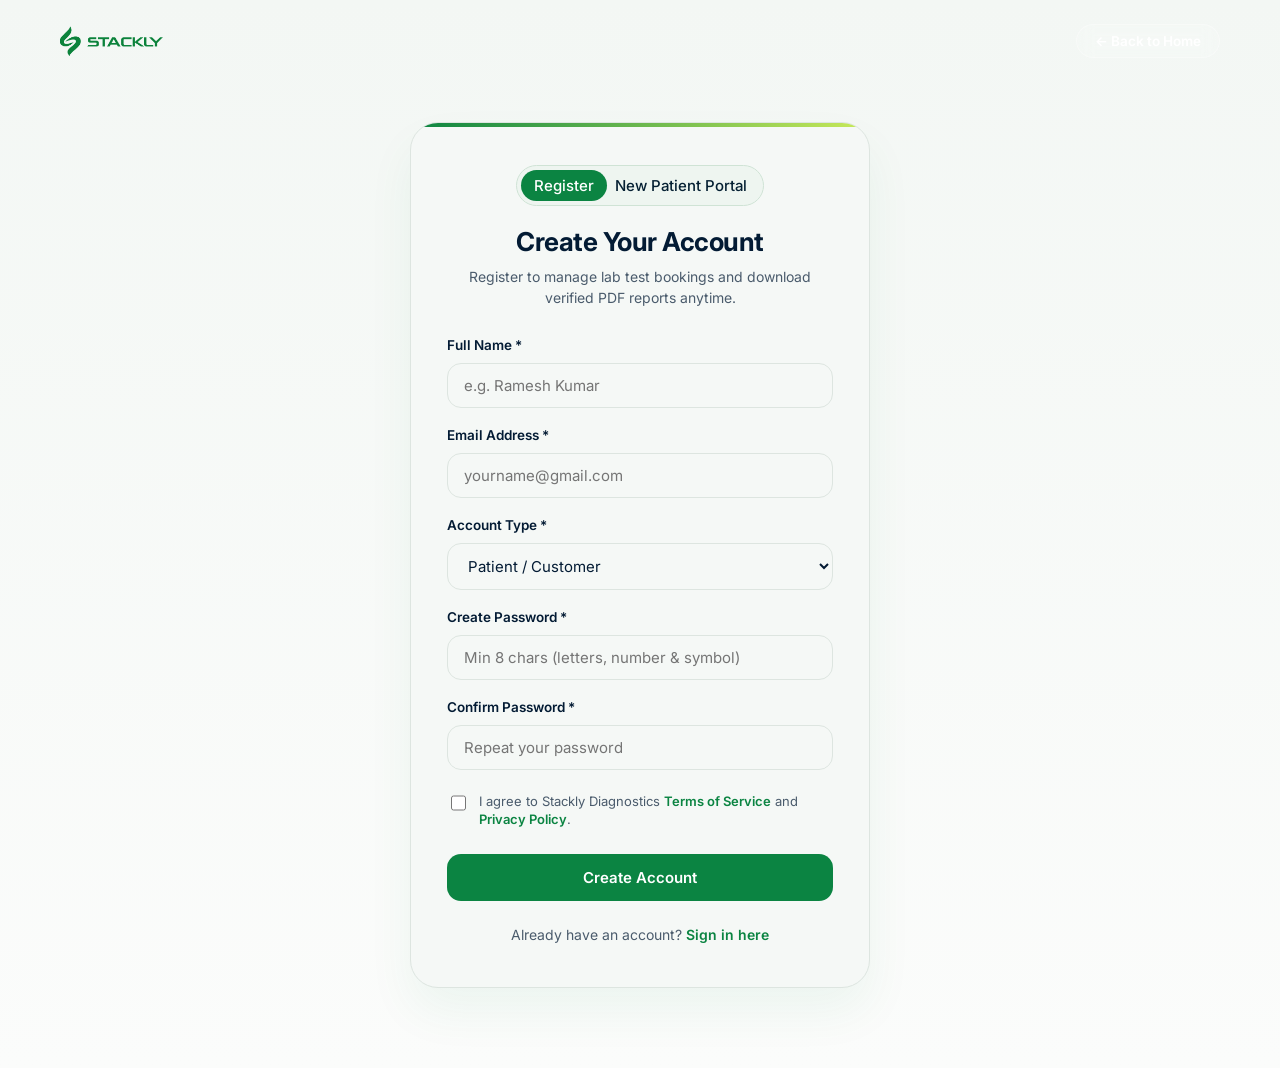
<file: signup.html>
<!DOCTYPE html>
<html lang="en" data-theme="light">
<head>
<meta charset="UTF-8">
<meta name="viewport" content="width=device-width, initial-scale=1, viewport-fit=cover">
<title>Create Account | Stackly Diagnostics Salem</title>
<meta name="description" content="Register with Stackly Diagnostics Salem to track health packages, access digital blood test reports, and schedule home sample visits.">
<link rel="preconnect" href="https://fonts.googleapis.com">
<link rel="preconnect" href="https://fonts.gstatic.com" crossorigin>
<link href="https://fonts.googleapis.com/css2?family=Inter:wght@300;400;500;600;700&display=swap" rel="stylesheet">
<link rel="stylesheet" href="styles.css">
</head>
<body class="auth-page">

<header class="auth-header">
 <a href="index.html" class="logo" aria-label="Stackly home"><img src="images/stackly logo.webp" alt="Stackly" class="stackly-logo-img"></a>
 <a href="index.html" class="btn ghost" style="padding:8px 18px;font-size:13.5px">&larr; Back to Home</a>
</header>

<main class="auth-container">
 <div class="auth-box">
  <div class="auth-head">
   <span class="badge" style="margin-bottom:8px"><b>Register</b>New Patient Portal</span>
   <h1>Create Your Account</h1>
   <p>Register to manage lab test bookings and download verified PDF reports anytime.</p>
  </div>

  <form id="signupForm" class="auth-form" novalidate>
   <div class="fg">
    <label for="signupName">Full Name *</label>
    <input type="text" id="signupName" required placeholder="e.g. Ramesh Kumar" autocomplete="name">
   </div>

   <div class="fg">
    <label for="signupEmail">Email Address *</label>
    <input type="email" id="signupEmail" required placeholder="yourname@gmail.com" autocomplete="email">
   </div>

   <div class="fg">
    <label for="signupRole">Account Type *</label>
    <select id="signupRole" required>
     <option value="user" selected>Patient / Customer</option>
     <option value="admin">Lab Staff / Administrator</option>
    </select>
   </div>

   <div class="fg">
    <label for="signupPassword">Create Password *</label>
    <input type="password" id="signupPassword" required placeholder="Min 8 chars (letters, number & symbol)" autocomplete="new-password">
   </div>

   <div class="fg">
    <label for="signupConfirmPassword">Confirm Password *</label>
    <input type="password" id="signupConfirmPassword" required placeholder="Repeat your password" autocomplete="new-password">
   </div>

   <div class="fg" style="flex-direction:row;align-items:flex-start;gap:10px;margin-top:4px">
    <input type="checkbox" id="signupAgree" required style="width:18px;height:18px;margin-top:2px;accent-color:var(--green)">
    <label for="signupAgree" style="font-size:13px;font-weight:400;color:var(--muted);line-height:1.4">
     I agree to Stackly Diagnostics <a href="404.html" style="color:var(--green);font-weight:600">Terms of Service</a> and <a href="404.html" style="color:var(--green);font-weight:600">Privacy Policy</a>.
    </label>
   </div>

   <button type="submit" class="btn green" style="width:100%;padding:14px;border-radius:14px;font-size:15px;margin-top:8px">Create Account</button>
  </form>

  <div class="auth-footer-text">
   Already have an account? <a href="login.html">Sign in here</a>
  </div>
 </div>
</main>

<script src="validation.js"></script>
</body>
</html>
</file>
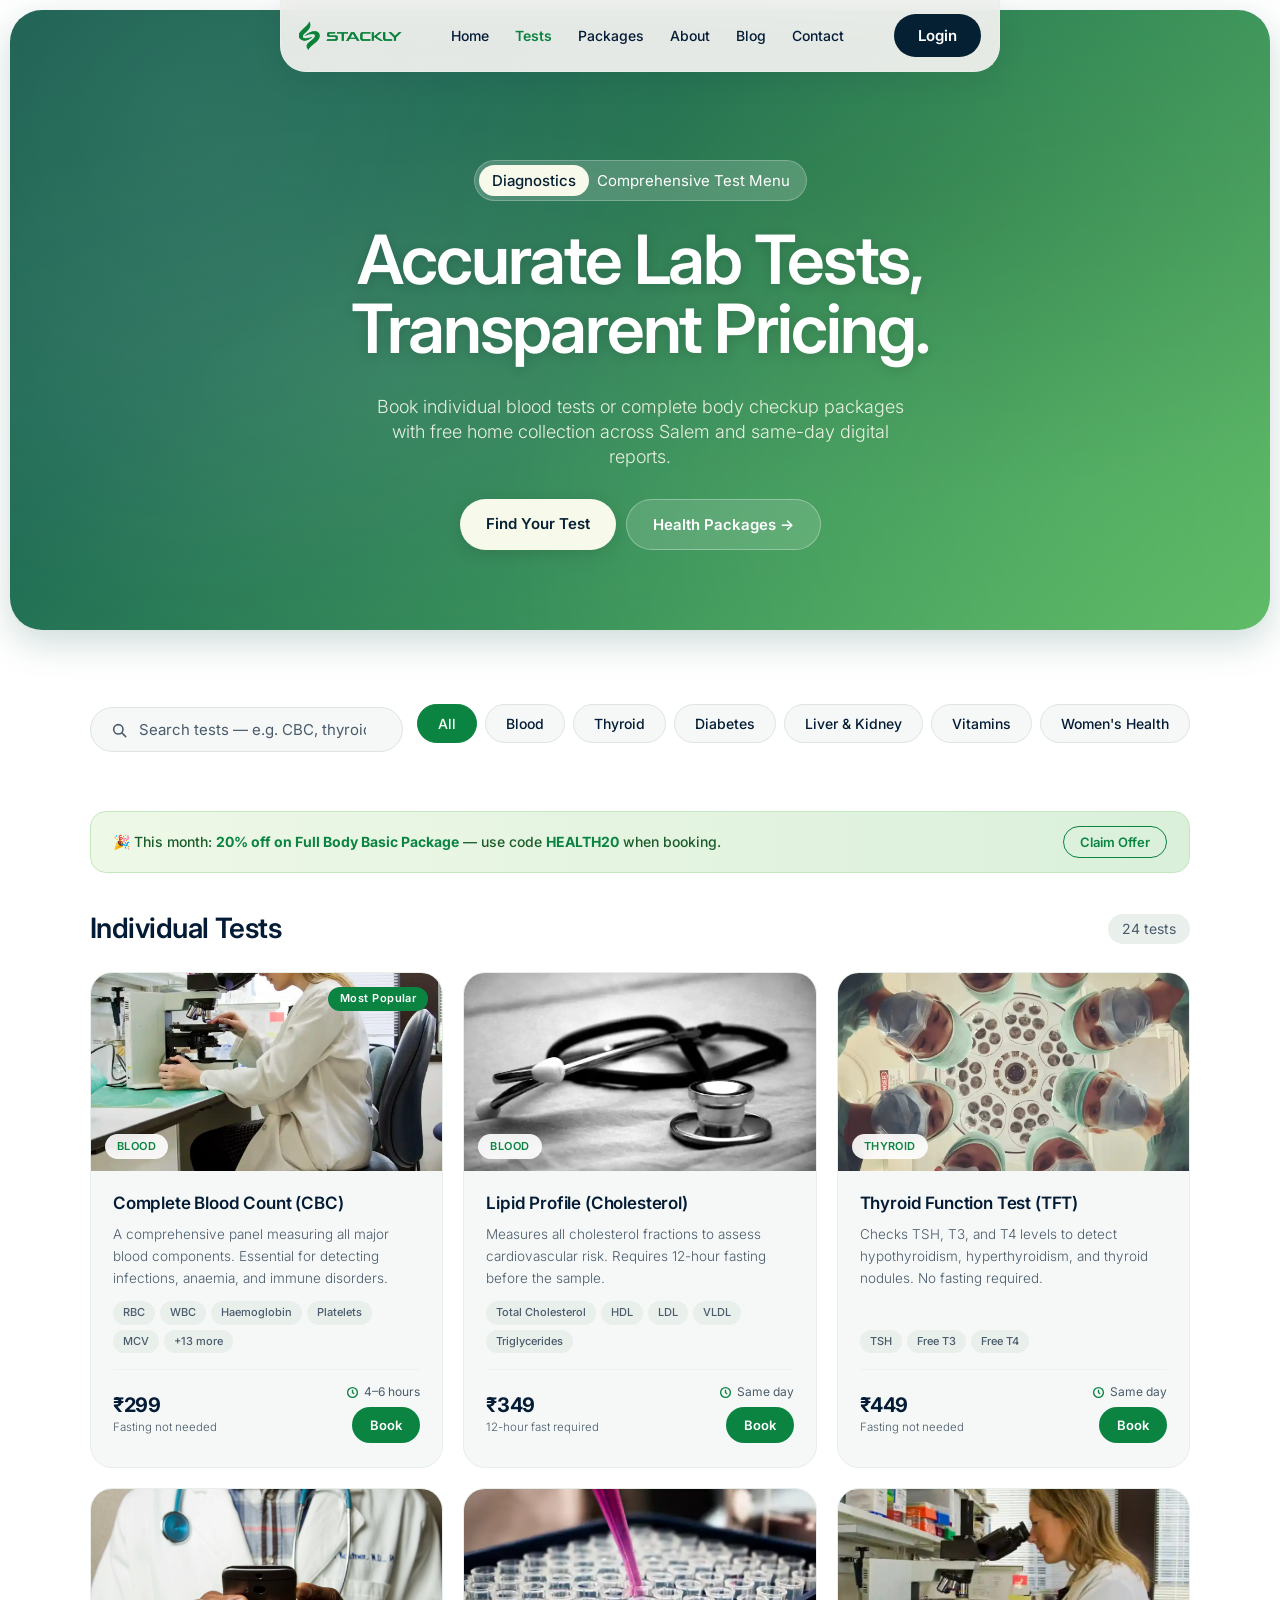
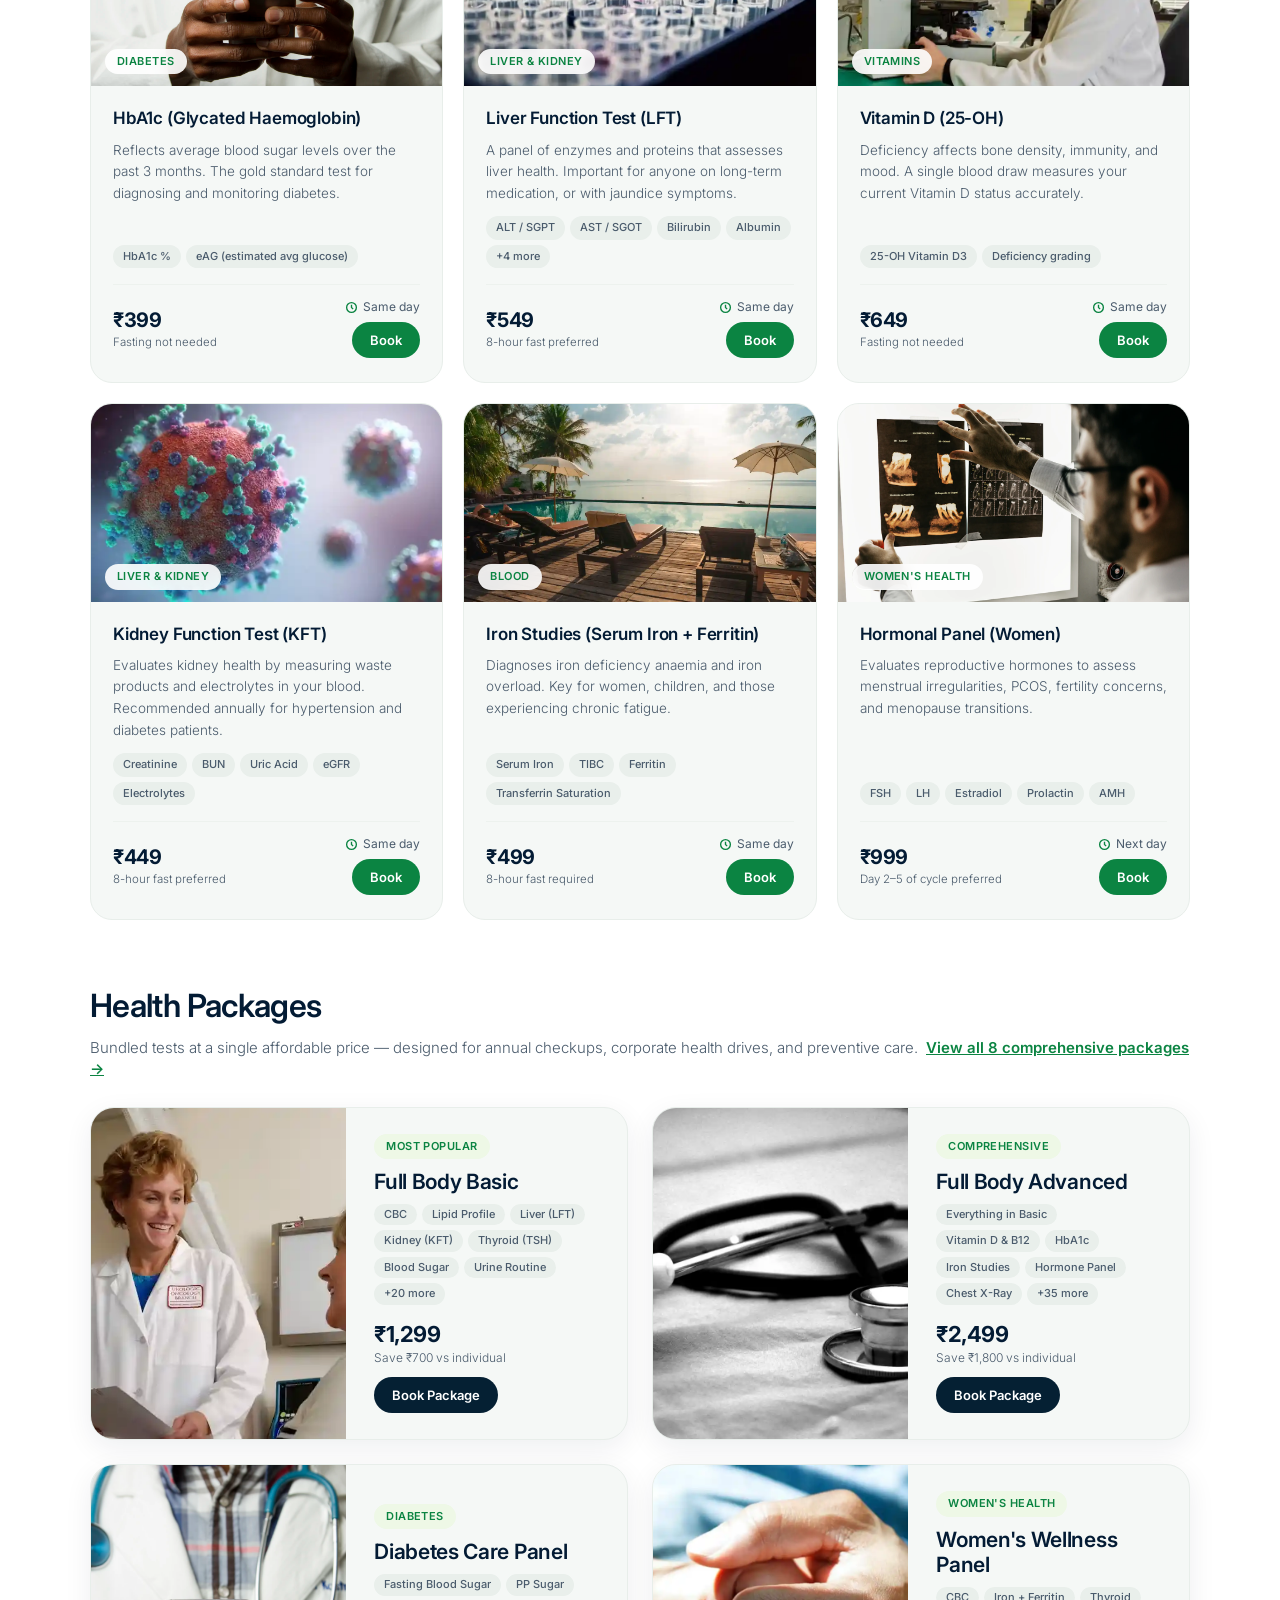
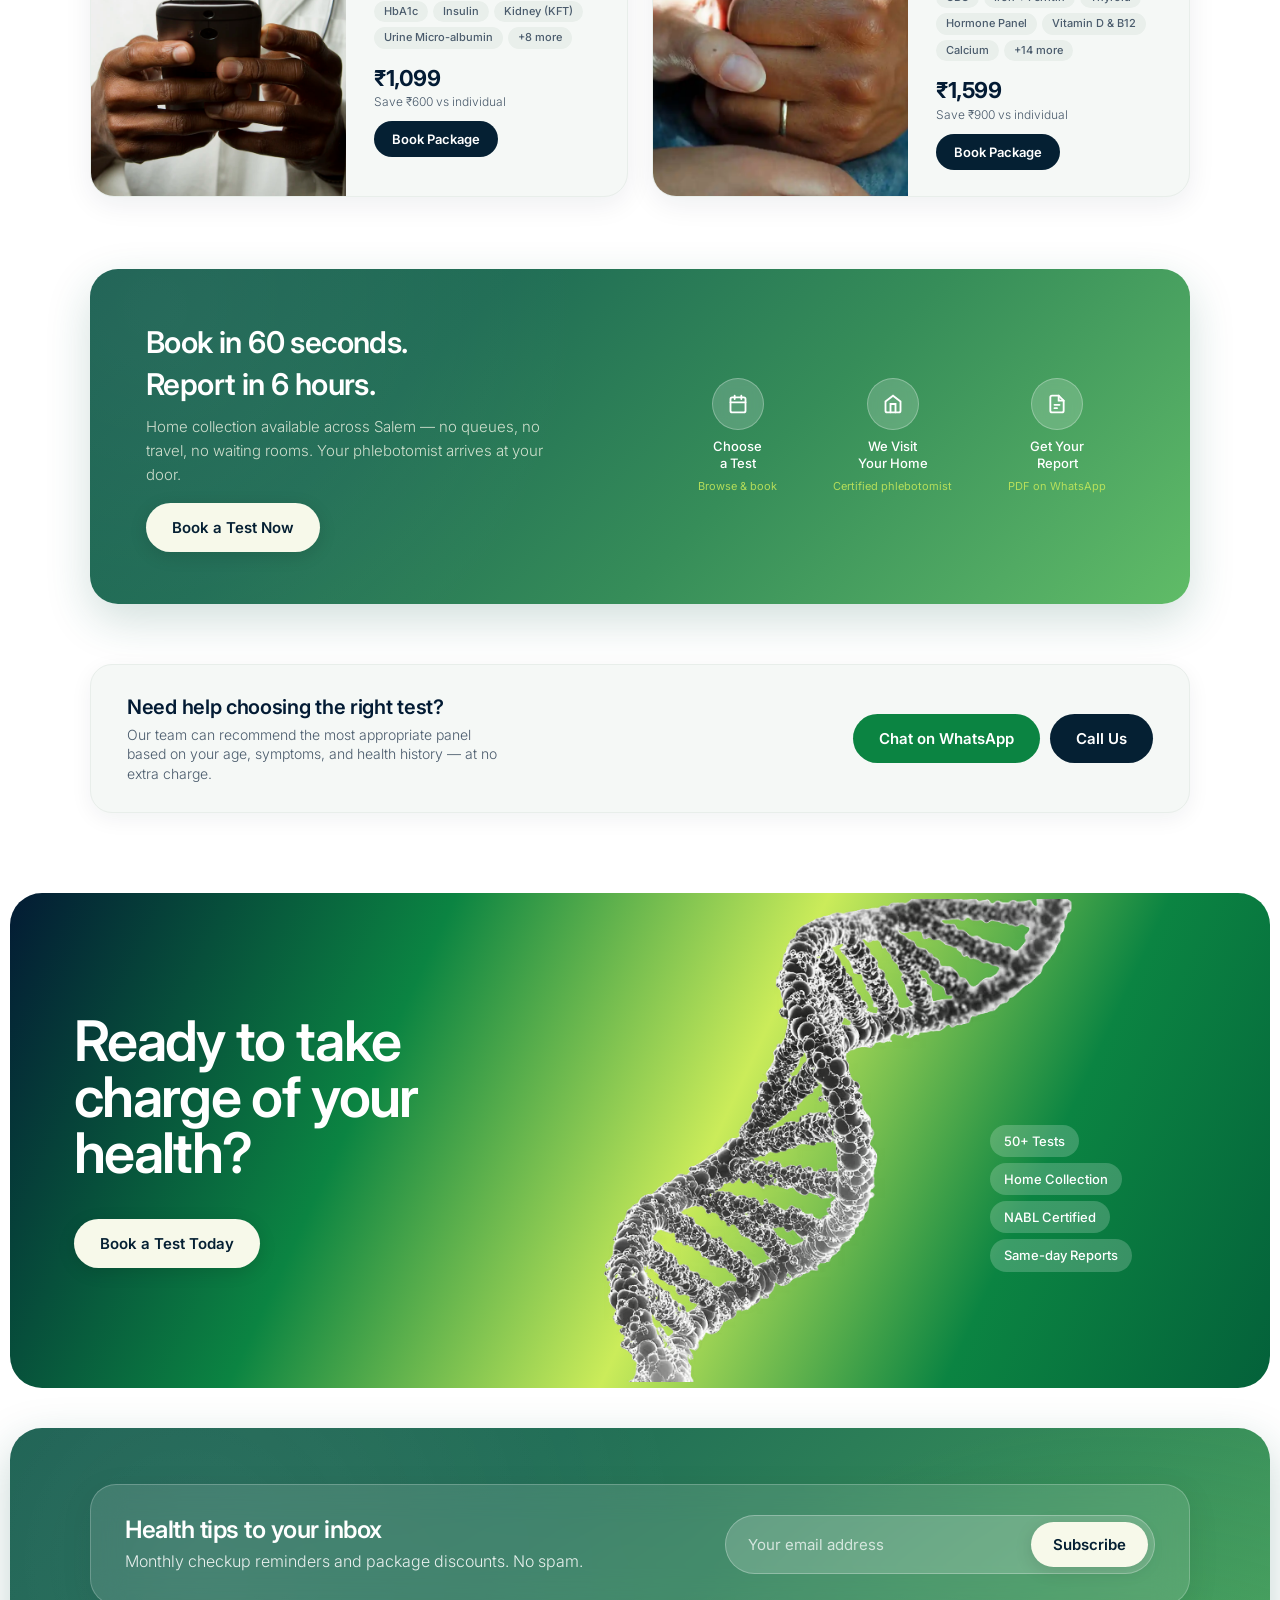
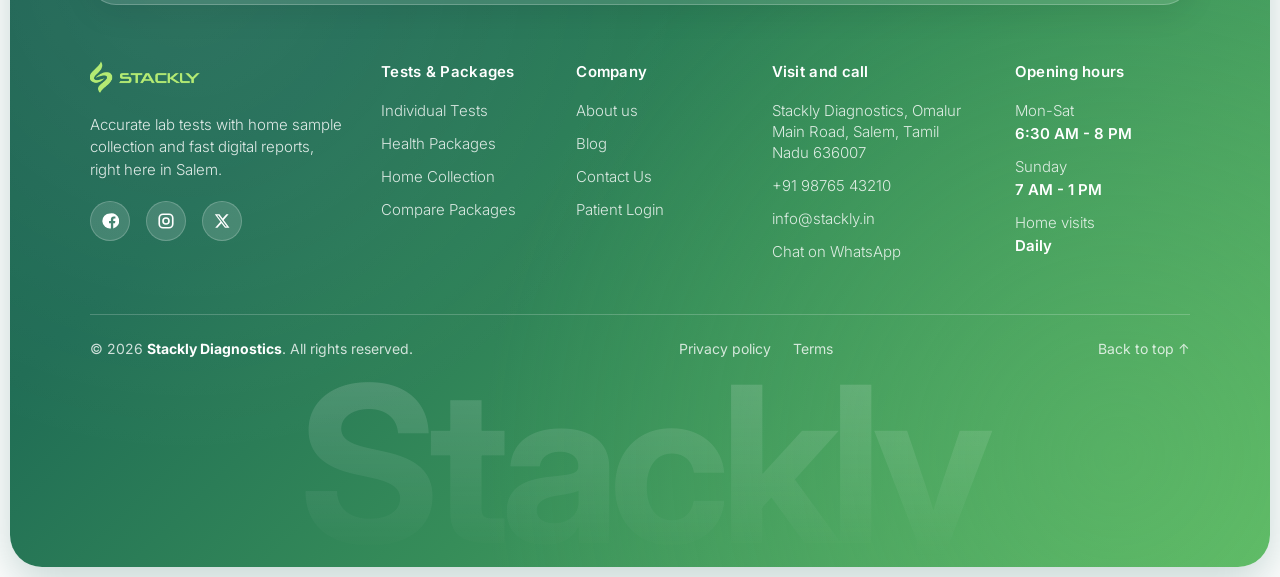
<file: tests.html>
<!DOCTYPE html>
<html lang="en" data-theme="light">
<head>
<meta charset="UTF-8">
<meta name="viewport" content="width=device-width, initial-scale=1, viewport-fit=cover">
<title>Lab Tests &amp; Health Packages | Stackly Diagnostics, Salem</title>
<meta name="description" content="Browse all blood tests, full body checkup packages, thyroid, diabetes, and wellness panels at Stackly Diagnostics, Salem. Transparent pricing, same-day reports.">
<link rel="preconnect" href="https://fonts.googleapis.com">
<link rel="preconnect" href="https://fonts.gstatic.com" crossorigin>
<link href="https://fonts.googleapis.com/css2?family=Inter:wght@300;400;500;600;700&display=swap" rel="stylesheet">
<link rel="stylesheet" href="styles.css">
<style>
/* ======= Tests Page Styles ======= */

/* Hero */
.tests-hero{padding:130px 0 70px;text-align:center}
.tests-hero h1{color:#fff;margin:14px auto 16px;max-width:640px}
.tests-hero p.lead{color:rgba(247,249,234,.85);font-size:18px;font-weight:300;line-height:1.6;max-width:520px;margin:0 auto 32px}

/* Hero trust strip */
.trust-strip{display:flex;justify-content:center;flex-wrap:wrap;gap:10px;margin-top:36px}
.trust-pill{display:flex;align-items:center;gap:7px;background:rgba(255,255,255,.14);border:1px solid rgba(255,255,255,.22);backdrop-filter:blur(10px);-webkit-backdrop-filter:blur(10px);border-radius:999px;padding:9px 18px;font-size:13px;font-weight:500;color:#fff}
.trust-pill svg{width:15px;height:15px;stroke:rgba(201,234,90,.95);fill:none;stroke-width:2.5;stroke-linecap:round;flex-shrink:0}

/* Search + filter row */
.filter-row{max-width:1140px;margin:0 auto;padding:44px 20px 12px;display:flex;align-items:center;gap:14px;flex-wrap:wrap}
.search-box{flex:1;min-width:200px;display:flex;align-items:center;gap:10px;background:var(--card);border:1.5px solid #dde5e0;border-radius:999px;padding:11px 20px;transition:border-color .2s}
.search-box:focus-within{border-color:var(--green)}
.search-box svg{width:16px;height:16px;color:var(--muted);flex-shrink:0}
.search-box input{flex:1;border:0;outline:0;font:400 15px 'Inter',sans-serif;background:none;color:var(--ink)}
.search-box input::placeholder{color:var(--muted)}
.filter-tabs{display:flex;gap:8px;flex-wrap:wrap}
.ft{display:inline-block;padding:10px 20px;border-radius:999px;font:500 14px 'Inter',sans-serif;cursor:pointer;border:1.5px solid #dde5e0;background:var(--card);color:var(--ink);transition:all .2s;text-decoration:none}
.ft:hover,.ft.active{background:var(--green);color:#fff;border-color:var(--green)}

/* Promo banner */
.promo-bar{max-width:1140px;margin:24px auto 0;padding:0 20px}
.promo-inner{background:linear-gradient(90deg,#eef8e6 0%,#daf0da 100%);border:1px solid #c3e8c0;border-radius:16px;padding:14px 22px;display:flex;align-items:center;justify-content:space-between;gap:16px;flex-wrap:wrap}
.promo-inner p{font-size:14px;font-weight:500;color:#1a5c2a;margin:0}
.promo-inner p span{color:var(--green);font-weight:700}
.promo-inner a{white-space:nowrap;font:600 13px 'Inter',sans-serif;color:var(--green);border:1.5px solid var(--green);padding:7px 16px;border-radius:999px;text-decoration:none;transition:all .2s;flex-shrink:0}
.promo-inner a:hover{background:var(--green);color:#fff}

/* Test grid */
.tests-section{max-width:1140px;margin:0 auto;padding:36px 20px 0}
.ts-head{display:flex;align-items:center;justify-content:space-between;margin-bottom:24px;flex-wrap:wrap;gap:8px}
.ts-head h2{font-size:clamp(22px,2.6vw,28px);font-weight:600;letter-spacing:-.02em}
.ts-count{font-size:14px;color:var(--muted);background:var(--chip);padding:5px 14px;border-radius:999px}

.tests-grid{display:grid;grid-template-columns:repeat(3,1fr);gap:20px}
.t-card{background:var(--card);border:1px solid #e8eeea;border-radius:22px;overflow:hidden;display:flex;flex-direction:column;transition:box-shadow .3s,transform .22s;position:relative}
.t-card:hover{box-shadow:0 16px 44px rgba(3,27,52,.1);transform:translateY(-4px)}
.t-card.popular::before{content:"Most Popular";position:absolute;top:14px;right:14px;background:var(--green);color:#fff;font-size:11px;font-weight:600;padding:4px 12px;border-radius:999px;letter-spacing:.04em;z-index:2}
.t-img{position:relative;overflow:hidden;aspect-ratio:16/9}
.t-img img{width:100%;height:100%;object-fit:cover;display:block;transition:transform .7s cubic-bezier(.2,.7,.2,1)}
.t-card:hover .t-img img{transform:scale(1.06)}
.t-cat{position:absolute;bottom:12px;left:14px;background:rgba(255,255,255,.9);backdrop-filter:blur(8px);-webkit-backdrop-filter:blur(8px);font-size:11px;font-weight:600;color:var(--green);padding:5px 12px;border-radius:999px;letter-spacing:.04em;text-transform:uppercase}
.t-body{padding:22px 22px 24px;display:flex;flex-direction:column;gap:10px;flex:1}
.t-name{font-size:17px;font-weight:600;color:var(--ink);letter-spacing:-.01em;line-height:1.25}
.t-desc{font-size:13.5px;color:var(--muted);font-weight:300;line-height:1.6;flex:1}
.t-params{display:flex;flex-wrap:wrap;gap:5px;margin-top:2px}
.t-param{font-size:11px;font-weight:500;background:var(--chip);color:var(--muted);padding:4px 10px;border-radius:999px}
.t-foot{display:flex;align-items:center;justify-content:space-between;border-top:1px solid #edf2ee;padding-top:14px;margin-top:6px}
.t-price{display:flex;flex-direction:column;gap:0}
.t-price strong{font-size:20px;font-weight:700;color:var(--ink);letter-spacing:-.02em}
.t-price small{font-size:11.5px;color:var(--muted);font-weight:300}
.t-time{font-size:12px;color:var(--muted);display:flex;align-items:center;gap:5px}
.t-time svg{width:13px;height:13px;stroke:var(--green);stroke-width:2.5;fill:none}
.t-book{background:var(--green);color:#fff;border:0;border-radius:999px;font:600 13px 'Inter',sans-serif;padding:10px 18px;cursor:pointer;transition:all .22s;text-decoration:none;display:inline-block}
.t-book:hover{background:#0a7038;transform:scale(1.04)}

/* Package highlight cards (horizontal) */
.packages-section{max-width:1140px;margin:64px auto 0;padding:0 20px}
.pkg-head{margin-bottom:28px}
.pkg-head h2{font-size:clamp(24px,3vw,32px);font-weight:600;letter-spacing:-.02em;margin-bottom:8px}
.pkg-head p{font-size:15px;color:var(--muted);font-weight:300}

.pkg-grid{display:grid;grid-template-columns:repeat(2,1fr);gap:24px}
.pkg-card{border-radius:24px;overflow:hidden;display:grid;grid-template-columns:1fr 1.1fr;border:1px solid #e8eeea;background:var(--card);box-shadow:0 8px 28px rgba(3,27,52,.07);transition:box-shadow .3s,transform .25s;min-height:220px}
.pkg-card:hover{box-shadow:0 20px 50px rgba(3,27,52,.12);transform:translateY(-3px)}
.pkg-img{position:relative;overflow:hidden}
.pkg-img img{position:absolute;inset:0;width:100%;height:100%;object-fit:cover;transition:transform .7s cubic-bezier(.2,.7,.2,1)}
.pkg-card:hover .pkg-img img{transform:scale(1.06)}
.pkg-body{padding:26px 28px;display:flex;flex-direction:column;gap:10px;justify-content:center}
.pkg-badge{display:inline-flex;align-items:center;gap:6px;font-size:11px;font-weight:600;color:var(--green);background:#eef8e6;padding:5px 12px;border-radius:999px;width:fit-content;letter-spacing:.04em;text-transform:uppercase}
.pkg-name{font-size:clamp(17px,2vw,21px);font-weight:600;line-height:1.2;letter-spacing:-.015em;color:var(--ink)}
.pkg-tests{display:flex;flex-wrap:wrap;gap:5px}
.pkg-t{font-size:11px;font-weight:500;background:var(--chip);color:var(--muted);padding:3px 10px;border-radius:999px}
.pkg-foot{display:flex;align-items:center;justify-content:space-between;gap:10px;margin-top:4px;flex-wrap:wrap}
.pkg-price strong{font-size:22px;font-weight:700;color:var(--ink);letter-spacing:-.02em}
.pkg-price span{font-size:12px;color:var(--muted);font-weight:300;display:block;margin-top:1px}
.pkg-book{background:var(--deep);color:#fff;border-radius:999px;font:600 13px 'Inter',sans-serif;padding:10px 18px;cursor:pointer;transition:all .22s;text-decoration:none;display:inline-block}
.pkg-book:hover{background:var(--green)}

/* How it works */
.how-section{max-width:1140px;margin:72px auto 0;padding:0 20px}
.how-card{background:radial-gradient(circle at 6% 12%,rgba(255,255,255,.06) 0%,transparent 40%),linear-gradient(135deg,#175d4f 0%,#206d55 30%,#368d59 60%,#51aa63 85%,#60bc67 100%);border-radius:28px;padding:52px 56px;display:grid;grid-template-columns:1fr auto;gap:40px;align-items:center;box-shadow:0 16px 45px rgba(23,93,79,.2)}
.how-title h2{font-size:clamp(22px,2.8vw,30px);font-weight:600;color:#fff;letter-spacing:-.02em;margin-bottom:10px}
.how-title p{font-size:15px;color:rgba(247,249,234,.8);font-weight:300;line-height:1.6;max-width:400px}
.how-steps{display:flex;gap:0}
.hw-step{display:flex;flex-direction:column;align-items:center;gap:8px;padding:0 28px;position:relative;text-align:center;min-width:110px}
.hw-icon{width:52px;height:52px;border-radius:50%;background:rgba(255,255,255,.18);border:1.5px solid rgba(255,255,255,.28);display:grid;place-items:center;backdrop-filter:blur(6px)}
.hw-icon svg{width:20px;height:20px;stroke:#fff;fill:none;stroke-width:2.2;stroke-linecap:round}
.hw-lbl{font-size:13px;font-weight:500;color:#fff;line-height:1.3}
.hw-sub{font-size:11px;color:rgba(201,234,90,.85);font-weight:400}

/* Promo CTA strip at bottom */
.cta-strip{max-width:1140px;margin:60px auto 80px;padding:0 20px}
.ctas-inner{display:flex;align-items:center;justify-content:space-between;gap:20px;background:var(--card);border:1px solid #e8eeea;border-radius:22px;padding:28px 36px;flex-wrap:wrap;box-shadow:0 6px 22px rgba(3,27,52,.06)}
.ctas-inner h3{font-size:20px;font-weight:600;letter-spacing:-.015em;color:var(--ink)}
.ctas-inner p{font-size:14px;color:var(--muted);font-weight:300;margin-top:4px;max-width:380px}
.ctas-btns{display:flex;gap:10px;flex-wrap:wrap;flex-shrink:0}

/* Responsive */
@media(max-width:960px){.tests-grid{grid-template-columns:1fr 1fr}.pkg-grid{grid-template-columns:1fr}.pkg-card{grid-template-columns:1fr}.pkg-img{min-height:180px;position:relative}.how-card{grid-template-columns:1fr;gap:28px}.how-steps{flex-wrap:wrap;justify-content:center}}
@media(max-width:640px){.tests-grid{grid-template-columns:1fr}.how-card{padding:28px 24px}.ctas-inner{padding:22px 20px}.filter-row{gap:8px}}
</style>
</head>
<body>

<nav>
 <a href="index.html" class="logo" aria-label="Stackly home"><img src="images/stackly logo.webp" alt="Stackly" class="stackly-logo-img"></a>
 <ul><li><a href="index.html">Home</a></li><li><a href="tests.html" style="color:var(--green);font-weight:600">Tests</a></li><li><a href="packages.html">Packages</a></li><li><a href="about.html">About</a></li><li><a href="blog.html">Blog</a></li><li><a href="contact.html">Contact</a></li></ul>
 <a href="login.html" class="btn dark" style="padding:12px 24px">Login</a>
 <button class="burger" aria-label="Menu" aria-expanded="false"><span></span></button>
</nav>

<!-- Hero -->
<header class="hero ab">
 <div class="wrap in">
  <span class="badge"><b>Diagnostics</b>Comprehensive Test Menu</span>
  <h1>Accurate Lab Tests,<br>Transparent Pricing.</h1>
  <p class="lead">Book individual blood tests or complete body checkup packages with free home collection across Salem and same-day digital reports.</p>
  <div class="cta">
   <a href="#individual" class="btn cream">Find Your Test</a>
   <a href="packages.html" class="btn ghost">Health Packages &rarr;</a>
  </div>
 </div>
</header>

<!-- Search & Filter -->
<div class="filter-row">
 <div class="search-box">
  <svg viewBox="0 0 24 24" fill="none" stroke="currentColor" stroke-width="2.4" stroke-linecap="round"><circle cx="11" cy="11" r="7"/><line x1="16.5" y1="16.5" x2="22" y2="22"/></svg>
  <input type="search" id="test-search" placeholder="Search tests — e.g. CBC, thyroid, HbA1c&hellip;" aria-label="Search tests">
 </div>
 <div class="filter-tabs" role="navigation" aria-label="Test categories">
  <a href="#" class="ft active" id="ft-all">All</a>
  <a href="#" class="ft" id="ft-blood">Blood</a>
  <a href="#" class="ft" id="ft-thyroid">Thyroid</a>
  <a href="#" class="ft" id="ft-diabetes">Diabetes</a>
  <a href="#" class="ft" id="ft-liver">Liver &amp; Kidney</a>
  <a href="#" class="ft" id="ft-vitamins">Vitamins</a>
  <a href="#" class="ft" id="ft-women">Women's Health</a>
 </div>
</div>

<!-- Promo -->
<div class="promo-bar">
 <div class="promo-inner">
  <p>🎉 This month: <span>20% off on Full Body Basic Package</span> — use code <span>HEALTH20</span> when booking.</p>
  <a href="404.html">Claim Offer</a>
 </div>
</div>

<!-- Individual Tests -->
<section class="tests-section" id="individual">
 <div class="ts-head">
  <h2>Individual Tests</h2>
  <span class="ts-count">24 tests</span>
 </div>
 <div class="tests-grid" id="tests-grid">

  <!-- CBC -->
  <article class="t-card popular">
   <div class="t-img">
    <img src="images/photo-1582719471384-894fbb16e074.webp" sizes="(max-width:640px) 100vw, 33vw" alt="Blood sample tubes for CBC" loading="lazy" decoding="async">
    <span class="t-cat">Blood</span>
   </div>
   <div class="t-body">
    <div class="t-name">Complete Blood Count (CBC)</div>
    <p class="t-desc">A comprehensive panel measuring all major blood components. Essential for detecting infections, anaemia, and immune disorders.</p>
    <div class="t-params"><span class="t-param">RBC</span><span class="t-param">WBC</span><span class="t-param">Haemoglobin</span><span class="t-param">Platelets</span><span class="t-param">MCV</span><span class="t-param">+13 more</span></div>
    <div class="t-foot">
     <div class="t-price"><strong>&#8377;299</strong><small>Fasting not needed</small></div>
     <div style="display:flex;flex-direction:column;align-items:flex-end;gap:6px">
      <div class="t-time"><svg viewBox="0 0 24 24"><circle cx="12" cy="12" r="9"/><polyline points="12 7 12 12 15 15"/></svg>4–6 hours</div>
      <a href="404.html" class="t-book">Book</a>
     </div>
    </div>
   </div>
  </article>

  <!-- Lipid Profile -->
  <article class="t-card">
   <div class="t-img">
    <img src="images/photo-1505751172876-fa1923c5c528.webp" sizes="(max-width:640px) 100vw, 33vw" alt="Heart health and cholesterol test" loading="lazy" decoding="async">
    <span class="t-cat">Blood</span>
   </div>
   <div class="t-body">
    <div class="t-name">Lipid Profile (Cholesterol)</div>
    <p class="t-desc">Measures all cholesterol fractions to assess cardiovascular risk. Requires 12-hour fasting before the sample.</p>
    <div class="t-params"><span class="t-param">Total Cholesterol</span><span class="t-param">HDL</span><span class="t-param">LDL</span><span class="t-param">VLDL</span><span class="t-param">Triglycerides</span></div>
    <div class="t-foot">
     <div class="t-price"><strong>&#8377;349</strong><small>12-hour fast required</small></div>
     <div style="display:flex;flex-direction:column;align-items:flex-end;gap:6px">
      <div class="t-time"><svg viewBox="0 0 24 24"><circle cx="12" cy="12" r="9"/><polyline points="12 7 12 12 15 15"/></svg>Same day</div>
      <a href="404.html" class="t-book">Book</a>
     </div>
    </div>
   </div>
  </article>

  <!-- Thyroid -->
  <article class="t-card">
   <div class="t-img">
    <img src="images/photo-1579684385127-1ef15d508118.webp" sizes="(max-width:640px) 100vw, 33vw" alt="Thyroid function test report" loading="lazy" decoding="async">
    <span class="t-cat">Thyroid</span>
   </div>
   <div class="t-body">
    <div class="t-name">Thyroid Function Test (TFT)</div>
    <p class="t-desc">Checks TSH, T3, and T4 levels to detect hypothyroidism, hyperthyroidism, and thyroid nodules. No fasting required.</p>
    <div class="t-params"><span class="t-param">TSH</span><span class="t-param">Free T3</span><span class="t-param">Free T4</span></div>
    <div class="t-foot">
     <div class="t-price"><strong>&#8377;449</strong><small>Fasting not needed</small></div>
     <div style="display:flex;flex-direction:column;align-items:flex-end;gap:6px">
      <div class="t-time"><svg viewBox="0 0 24 24"><circle cx="12" cy="12" r="9"/><polyline points="12 7 12 12 15 15"/></svg>Same day</div>
      <a href="404.html" class="t-book">Book</a>
     </div>
    </div>
   </div>
  </article>

  <!-- HbA1c -->
  <article class="t-card">
   <div class="t-img">
    <img src="images/photo-1576091160399-112ba8d25d1d.webp" sizes="(max-width:640px) 100vw, 33vw" alt="HbA1c diabetes blood test" loading="lazy" decoding="async">
    <span class="t-cat">Diabetes</span>
   </div>
   <div class="t-body">
    <div class="t-name">HbA1c (Glycated Haemoglobin)</div>
    <p class="t-desc">Reflects average blood sugar levels over the past 3 months. The gold standard test for diagnosing and monitoring diabetes.</p>
    <div class="t-params"><span class="t-param">HbA1c %</span><span class="t-param">eAG (estimated avg glucose)</span></div>
    <div class="t-foot">
     <div class="t-price"><strong>&#8377;399</strong><small>Fasting not needed</small></div>
     <div style="display:flex;flex-direction:column;align-items:flex-end;gap:6px">
      <div class="t-time"><svg viewBox="0 0 24 24"><circle cx="12" cy="12" r="9"/><polyline points="12 7 12 12 15 15"/></svg>Same day</div>
      <a href="404.html" class="t-book">Book</a>
     </div>
    </div>
   </div>
  </article>

  <!-- Liver -->
  <article class="t-card">
   <div class="t-img">
    <img src="images/photo-1532187863486-abf9dbad1b69.webp" sizes="(max-width:640px) 100vw, 33vw" alt="Liver function test lab vials" loading="lazy" decoding="async">
    <span class="t-cat">Liver &amp; Kidney</span>
   </div>
   <div class="t-body">
    <div class="t-name">Liver Function Test (LFT)</div>
    <p class="t-desc">A panel of enzymes and proteins that assesses liver health. Important for anyone on long-term medication, or with jaundice symptoms.</p>
    <div class="t-params"><span class="t-param">ALT / SGPT</span><span class="t-param">AST / SGOT</span><span class="t-param">Bilirubin</span><span class="t-param">Albumin</span><span class="t-param">+4 more</span></div>
    <div class="t-foot">
     <div class="t-price"><strong>&#8377;549</strong><small>8-hour fast preferred</small></div>
     <div style="display:flex;flex-direction:column;align-items:flex-end;gap:6px">
      <div class="t-time"><svg viewBox="0 0 24 24"><circle cx="12" cy="12" r="9"/><polyline points="12 7 12 12 15 15"/></svg>Same day</div>
      <a href="404.html" class="t-book">Book</a>
     </div>
    </div>
   </div>
  </article>

  <!-- Vitamin D -->
  <article class="t-card">
   <div class="t-img">
    <img src="images/photo-1583912267670-6575ad472688.webp" sizes="(max-width:640px) 100vw, 33vw" alt="Vitamin D blood test" loading="lazy" decoding="async">
    <span class="t-cat">Vitamins</span>
   </div>
   <div class="t-body">
    <div class="t-name">Vitamin D (25-OH)</div>
    <p class="t-desc">Deficiency affects bone density, immunity, and mood. A single blood draw measures your current Vitamin D status accurately.</p>
    <div class="t-params"><span class="t-param">25-OH Vitamin D3</span><span class="t-param">Deficiency grading</span></div>
    <div class="t-foot">
     <div class="t-price"><strong>&#8377;649</strong><small>Fasting not needed</small></div>
     <div style="display:flex;flex-direction:column;align-items:flex-end;gap:6px">
      <div class="t-time"><svg viewBox="0 0 24 24"><circle cx="12" cy="12" r="9"/><polyline points="12 7 12 12 15 15"/></svg>Same day</div>
      <a href="404.html" class="t-book">Book</a>
     </div>
    </div>
   </div>
  </article>

  <!-- KFT -->
  <article class="t-card">
   <div class="t-img">
    <img src="images/photo-1584036561566-baf8f5f1b144.webp" sizes="(max-width:640px) 100vw, 33vw" alt="Kidney function lab analysis" loading="lazy" decoding="async">
    <span class="t-cat">Liver &amp; Kidney</span>
   </div>
   <div class="t-body">
    <div class="t-name">Kidney Function Test (KFT)</div>
    <p class="t-desc">Evaluates kidney health by measuring waste products and electrolytes in your blood. Recommended annually for hypertension and diabetes patients.</p>
    <div class="t-params"><span class="t-param">Creatinine</span><span class="t-param">BUN</span><span class="t-param">Uric Acid</span><span class="t-param">eGFR</span><span class="t-param">Electrolytes</span></div>
    <div class="t-foot">
     <div class="t-price"><strong>&#8377;449</strong><small>8-hour fast preferred</small></div>
     <div style="display:flex;flex-direction:column;align-items:flex-end;gap:6px">
      <div class="t-time"><svg viewBox="0 0 24 24"><circle cx="12" cy="12" r="9"/><polyline points="12 7 12 12 15 15"/></svg>Same day</div>
      <a href="404.html" class="t-book">Book</a>
     </div>
    </div>
   </div>
  </article>

  <!-- Iron Studies -->
  <article class="t-card">
   <div class="t-img">
    <img src="images/photo-1582719508461-905c673771fd.webp" sizes="(max-width:640px) 100vw, 33vw" alt="Iron and haemoglobin blood test" loading="lazy" decoding="async">
    <span class="t-cat">Blood</span>
   </div>
   <div class="t-body">
    <div class="t-name">Iron Studies (Serum Iron + Ferritin)</div>
    <p class="t-desc">Diagnoses iron deficiency anaemia and iron overload. Key for women, children, and those experiencing chronic fatigue.</p>
    <div class="t-params"><span class="t-param">Serum Iron</span><span class="t-param">TIBC</span><span class="t-param">Ferritin</span><span class="t-param">Transferrin Saturation</span></div>
    <div class="t-foot">
     <div class="t-price"><strong>&#8377;499</strong><small>8-hour fast required</small></div>
     <div style="display:flex;flex-direction:column;align-items:flex-end;gap:6px">
      <div class="t-time"><svg viewBox="0 0 24 24"><circle cx="12" cy="12" r="9"/><polyline points="12 7 12 12 15 15"/></svg>Same day</div>
      <a href="404.html" class="t-book">Book</a>
     </div>
    </div>
   </div>
  </article>

  <!-- Women's Health -->
  <article class="t-card">
   <div class="t-img">
    <img src="images/photo-1588776814546-1ffcf47267a5.webp" sizes="(max-width:640px) 100vw, 33vw" alt="Women's health blood panel" loading="lazy" decoding="async">
    <span class="t-cat">Women's Health</span>
   </div>
   <div class="t-body">
    <div class="t-name">Hormonal Panel (Women)</div>
    <p class="t-desc">Evaluates reproductive hormones to assess menstrual irregularities, PCOS, fertility concerns, and menopause transitions.</p>
    <div class="t-params"><span class="t-param">FSH</span><span class="t-param">LH</span><span class="t-param">Estradiol</span><span class="t-param">Prolactin</span><span class="t-param">AMH</span></div>
    <div class="t-foot">
     <div class="t-price"><strong>&#8377;999</strong><small>Day 2–5 of cycle preferred</small></div>
     <div style="display:flex;flex-direction:column;align-items:flex-end;gap:6px">
      <div class="t-time"><svg viewBox="0 0 24 24"><circle cx="12" cy="12" r="9"/><polyline points="12 7 12 12 15 15"/></svg>Next day</div>
      <a href="404.html" class="t-book">Book</a>
     </div>
    </div>
   </div>
  </article>

 </div>
</section>

<!-- Packages Section -->
<section class="packages-section" id="packages">
 <div class="pkg-head">
  <h2>Health Packages</h2>
  <p>Bundled tests at a single affordable price — designed for annual checkups, corporate health drives, and preventive care. <a href="packages.html" style="color:var(--green);font-weight:600;text-decoration:underline;margin-left:4px">View all 8 comprehensive packages &rarr;</a></p>
 </div>
 <div class="pkg-grid">

  <!-- Basic Full Body -->
  <a href="404.html" class="pkg-card">
   <div class="pkg-img">
    <img src="images/photo-1631217868264-e5b90bb7e133.webp" sizes="(max-width:960px) 100vw, 50vw" alt="Full body basic health checkup" loading="lazy" decoding="async">
   </div>
   <div class="pkg-body">
    <span class="pkg-badge">Most Popular</span>
    <div class="pkg-name">Full Body Basic</div>
    <div class="pkg-tests"><span class="pkg-t">CBC</span><span class="pkg-t">Lipid Profile</span><span class="pkg-t">Liver (LFT)</span><span class="pkg-t">Kidney (KFT)</span><span class="pkg-t">Thyroid (TSH)</span><span class="pkg-t">Blood Sugar</span><span class="pkg-t">Urine Routine</span><span class="pkg-t">+20 more</span></div>
    <div class="pkg-foot">
     <div class="pkg-price"><strong>&#8377;1,299</strong><span>Save &#8377;700 vs individual</span></div>
     <span class="pkg-book">Book Package</span>
    </div>
   </div>
  </a>

  <!-- Advanced Full Body -->
  <a href="404.html" class="pkg-card">
   <div class="pkg-img">
    <img src="images/Wellness Packages.webp" sizes="(max-width:960px) 100vw, 50vw" alt="Advanced full body health package" loading="lazy" decoding="async">
   </div>
   <div class="pkg-body">
    <span class="pkg-badge">Comprehensive</span>
    <div class="pkg-name">Full Body Advanced</div>
    <div class="pkg-tests"><span class="pkg-t">Everything in Basic</span><span class="pkg-t">Vitamin D &amp; B12</span><span class="pkg-t">HbA1c</span><span class="pkg-t">Iron Studies</span><span class="pkg-t">Hormone Panel</span><span class="pkg-t">Chest X-Ray</span><span class="pkg-t">+35 more</span></div>
    <div class="pkg-foot">
     <div class="pkg-price"><strong>&#8377;2,499</strong><span>Save &#8377;1,800 vs individual</span></div>
     <span class="pkg-book">Book Package</span>
    </div>
   </div>
  </a>

  <!-- Diabetes Care -->
  <a href="404.html" class="pkg-card">
   <div class="pkg-img">
    <img src="images/photo-1576091160399-112ba8d25d1d.webp" sizes="(max-width:960px) 100vw, 50vw" alt="Diabetes care package" loading="lazy" decoding="async">
   </div>
   <div class="pkg-body">
    <span class="pkg-badge">Diabetes</span>
    <div class="pkg-name">Diabetes Care Panel</div>
    <div class="pkg-tests"><span class="pkg-t">Fasting Blood Sugar</span><span class="pkg-t">PP Sugar</span><span class="pkg-t">HbA1c</span><span class="pkg-t">Insulin</span><span class="pkg-t">Kidney (KFT)</span><span class="pkg-t">Urine Micro-albumin</span><span class="pkg-t">+8 more</span></div>
    <div class="pkg-foot">
     <div class="pkg-price"><strong>&#8377;1,099</strong><span>Save &#8377;600 vs individual</span></div>
     <span class="pkg-book">Book Package</span>
    </div>
   </div>
  </a>

  <!-- Women's Wellness -->
  <a href="404.html" class="pkg-card">
   <div class="pkg-img">
    <img src="images/Home Collection.webp" sizes="(max-width:960px) 100vw, 50vw" alt="Women's wellness health package" loading="lazy" decoding="async">
   </div>
   <div class="pkg-body">
    <span class="pkg-badge">Women's Health</span>
    <div class="pkg-name">Women's Wellness Panel</div>
    <div class="pkg-tests"><span class="pkg-t">CBC</span><span class="pkg-t">Iron + Ferritin</span><span class="pkg-t">Thyroid</span><span class="pkg-t">Hormone Panel</span><span class="pkg-t">Vitamin D &amp; B12</span><span class="pkg-t">Calcium</span><span class="pkg-t">+14 more</span></div>
    <div class="pkg-foot">
     <div class="pkg-price"><strong>&#8377;1,599</strong><span>Save &#8377;900 vs individual</span></div>
     <span class="pkg-book">Book Package</span>
    </div>
   </div>
  </a>

 </div>
</section>

<!-- How It Works -->
<div class="how-section">
 <div class="how-card">
  <div class="how-title">
   <h2>Book in 60 seconds.<br>Report in 6 hours.</h2>
   <p>Home collection available across Salem — no queues, no travel, no waiting rooms. Your phlebotomist arrives at your door.</p>
   <a href="404.html" class="btn cream" style="margin-top:16px;display:inline-block">Book a Test Now</a>
  </div>
  <div class="how-steps">
   <div class="hw-step">
    <div class="hw-icon"><svg viewBox="0 0 24 24"><rect x="3" y="4" width="18" height="18" rx="2"/><path d="M8 2v4M16 2v4M3 10h18"/></svg></div>
    <div class="hw-lbl">Choose<br>a Test</div>
    <div class="hw-sub">Browse &amp; book</div>
   </div>
   <div class="hw-step">
    <div class="hw-icon"><svg viewBox="0 0 24 24"><path d="M3 9l9-7 9 7v11a2 2 0 0 1-2 2H5a2 2 0 0 1-2-2z"/><polyline points="9 22 9 12 15 12 15 22"/></svg></div>
    <div class="hw-lbl">We Visit<br>Your Home</div>
    <div class="hw-sub">Certified phlebotomist</div>
   </div>
   <div class="hw-step">
    <div class="hw-icon"><svg viewBox="0 0 24 24"><path d="M14 2H6a2 2 0 0 0-2 2v16a2 2 0 0 0 2 2h12a2 2 0 0 0 2-2V8z"/><polyline points="14 2 14 8 20 8"/><line x1="9" y1="13" x2="15" y2="13"/><line x1="9" y1="17" x2="12" y2="17"/></svg></div>
    <div class="hw-lbl">Get Your<br>Report</div>
    <div class="hw-sub">PDF on WhatsApp</div>
   </div>
  </div>
 </div>
</div>

<!-- CTA Strip -->
<div class="cta-strip">
 <div class="ctas-inner">
  <div>
   <h3>Need help choosing the right test?</h3>
   <p>Our team can recommend the most appropriate panel based on your age, symptoms, and health history — at no extra charge.</p>
  </div>
  <div class="ctas-btns">
   <a href="https://wa.me/919876543210" class="btn green">Chat on WhatsApp</a>
   <a href="tel:+919876543210" class="btn dark">Call Us</a>
  </div>
 </div>
</div>

<!-- CTA Banner -->
<section class="banner">
 <h2>Ready to take charge of your health?</h2>
 <a href="404.html" class="btn cream">Book a Test Today</a>
 <div class="helixbg"></div>
 <div class="chips"><span class="chip">50+ Tests</span><span class="chip">Home Collection</span><span class="chip">NABL Certified</span><span class="chip">Same-day Reports</span></div>
</section>

<!-- Footer -->
<footer class="sf" id="contact"><div class="sf-in">
<div class="sf-news"><div><h3>Health tips to your inbox</h3><p>Monthly checkup reminders and package discounts. No spam.</p></div>
<form class="sf-form newsletter-form-inline">
  <div class="sf-row"><input type="email" required placeholder="Your email address" aria-label="Email address"><button class="btn cream" type="submit" style="padding:13px 22px">Subscribe</button></div>
  <small hidden role="status">Thanks for subscribing!</small>
</form></div>
<div class="sf-grid">
<div class="sf-brand"><a href="index.html" class="logo" aria-label="Stackly home"><img src="images/stackly logo.webp" alt="Stackly" class="stackly-logo-img"></a><p>Accurate lab tests with home sample collection and fast digital reports, right here in Salem.</p><div class="soc" aria-label="Social links"><a href="404.html" aria-label="Facebook"><svg viewBox="0 0 24 24" fill="currentColor"><path d="M12 2a10 10 0 1 0 1.2 19.9v-7H10.7V12h2.5V9.8c0-2.5 1.5-3.9 3.8-3.9 1.1 0 2.2.2 2.2.2v2.5h-1.3c-1.2 0-1.6.8-1.6 1.6V12h2.8l-.4 2.9h-2.4v7A10 10 0 0 0 12 2z"/></svg></a><a href="404.html" aria-label="Instagram"><svg viewBox="0 0 24 24" fill="none" stroke="currentColor" stroke-width="2.2"><rect x="3" y="3" width="18" height="18" rx="5"/><circle cx="12" cy="12" r="4"/></svg></a><a href="404.html" aria-label="X"><svg viewBox="0 0 24 24" fill="currentColor"><path d="M17.8 3h3l-6.6 7.5L22 21h-6l-4.7-6.1L5.9 21h-3l7-8L2.4 3h6.2l4.2 5.6zm-1 16.2h1.7L7.3 4.7H5.5z"/></svg></a></div></div>
<div><h4>Tests &amp; Packages</h4><ul><li><a href="404.html">Individual Tests</a></li><li><a href="404.html">Health Packages</a></li><li><a href="404.html">Home Collection</a></li><li><a href="404.html">Compare Packages</a></li></ul></div>
<div><h4>Company</h4><ul><li><a href="404.html">About us</a></li><li><a href="404.html">Blog</a></li><li><a href="404.html">Contact Us</a></li><li><a href="404.html">Patient Login</a></li></ul></div>
<div><h4>Visit and call</h4><ul><li>Stackly Diagnostics, Omalur Main Road, Salem, Tamil Nadu 636007</li><li><a href="404.html">+91 98765 43210</a></li><li><a href="404.html">info@stackly.in</a></li><li><a href="404.html">Chat on WhatsApp</a></li></ul></div>
<div class="sf-hrs"><h4>Opening hours</h4><ul><li>Mon-Sat <b>6:30 AM - 8 PM</b></li><li>Sunday <b>7 AM - 1 PM</b></li><li>Home visits <b>Daily</b></li></ul></div>
</div>
<div class="sf-bot"><span>&copy; 2026 <b>Stackly Diagnostics</b>. All rights reserved.</span><span class="sf-l"><a href="404.html">Privacy policy</a><a href="404.html">Terms</a></span><a href="#" onclick="window.scrollTo({top:0,behavior:'smooth'});return false">Back to top &uarr;</a></div>
<div class="sf-word" aria-hidden="true">Stackly</div>
</div></footer>

<script>
// Burger menu
document.querySelector(".burger").addEventListener("click",function(){var n=document.querySelector("nav"),o=n.classList.toggle("open");this.setAttribute("aria-expanded",o)});
document.querySelectorAll("nav ul a").forEach(function(a){a.addEventListener("click",function(){document.querySelector("nav").classList.remove("open")})});

// Live Tests Search & Category Filter
(function(){
 var searchInput = document.getElementById("test-search");
 var tabs = document.querySelectorAll(".ft");
 var cards = document.querySelectorAll(".t-card");
 var countEl = document.querySelector(".ts-count");
 var currentCat = "all";

 function filterTests(){
  var q = searchInput ? searchInput.value.trim().toLowerCase() : "";
  var visible = 0;
  cards.forEach(function(card){
   var name = (card.querySelector(".t-name") ? card.querySelector(".t-name").textContent : "").toLowerCase();
   var desc = (card.querySelector(".t-desc") ? card.querySelector(".t-desc").textContent : "").toLowerCase();
   var cat = (card.querySelector(".t-cat") ? card.querySelector(".t-cat").textContent : "").toLowerCase();
   var params = (card.querySelector(".t-params") ? card.querySelector(".t-params").textContent : "").toLowerCase();
   
   var matchCat = (currentCat === "all");
   if(!matchCat){
    if(currentCat === "blood" && cat.indexOf("blood") !== -1) matchCat = true;
    else if(currentCat === "thyroid" && cat.indexOf("thyroid") !== -1) matchCat = true;
    else if(currentCat === "diabetes" && cat.indexOf("diabetes") !== -1) matchCat = true;
    else if(currentCat === "liver" && (cat.indexOf("liver") !== -1 || cat.indexOf("kidney") !== -1)) matchCat = true;
    else if(currentCat === "vitamins" && cat.indexOf("vitamin") !== -1) matchCat = true;
    else if(currentCat === "women" && (cat.indexOf("women") !== -1 || cat.indexOf("hormone") !== -1)) matchCat = true;
    else if(cat.indexOf(currentCat) !== -1) matchCat = true;
   }

   var matchQuery = !q || name.indexOf(q) !== -1 || desc.indexOf(q) !== -1 || cat.indexOf(q) !== -1 || params.indexOf(q) !== -1;

   if(matchCat && matchQuery){
    card.style.display = "";
    visible++;
   } else {
    card.style.display = "none";
   }
  });

  if(countEl){
   countEl.textContent = visible + (visible === 1 ? " test" : " tests");
  }
 }

 tabs.forEach(function(tab){
  tab.addEventListener("click", function(e){
   e.preventDefault();
   tabs.forEach(function(t){ t.classList.remove("active"); });
   tab.classList.add("active");
   currentCat = tab.id.replace("ft-", "").toLowerCase();
   filterTests();
  });
 });

 if(searchInput){
  searchInput.addEventListener("input", filterTests);
 }
})();
</script>
<script src="validation.js"></script>
</body>
</html>
</file>
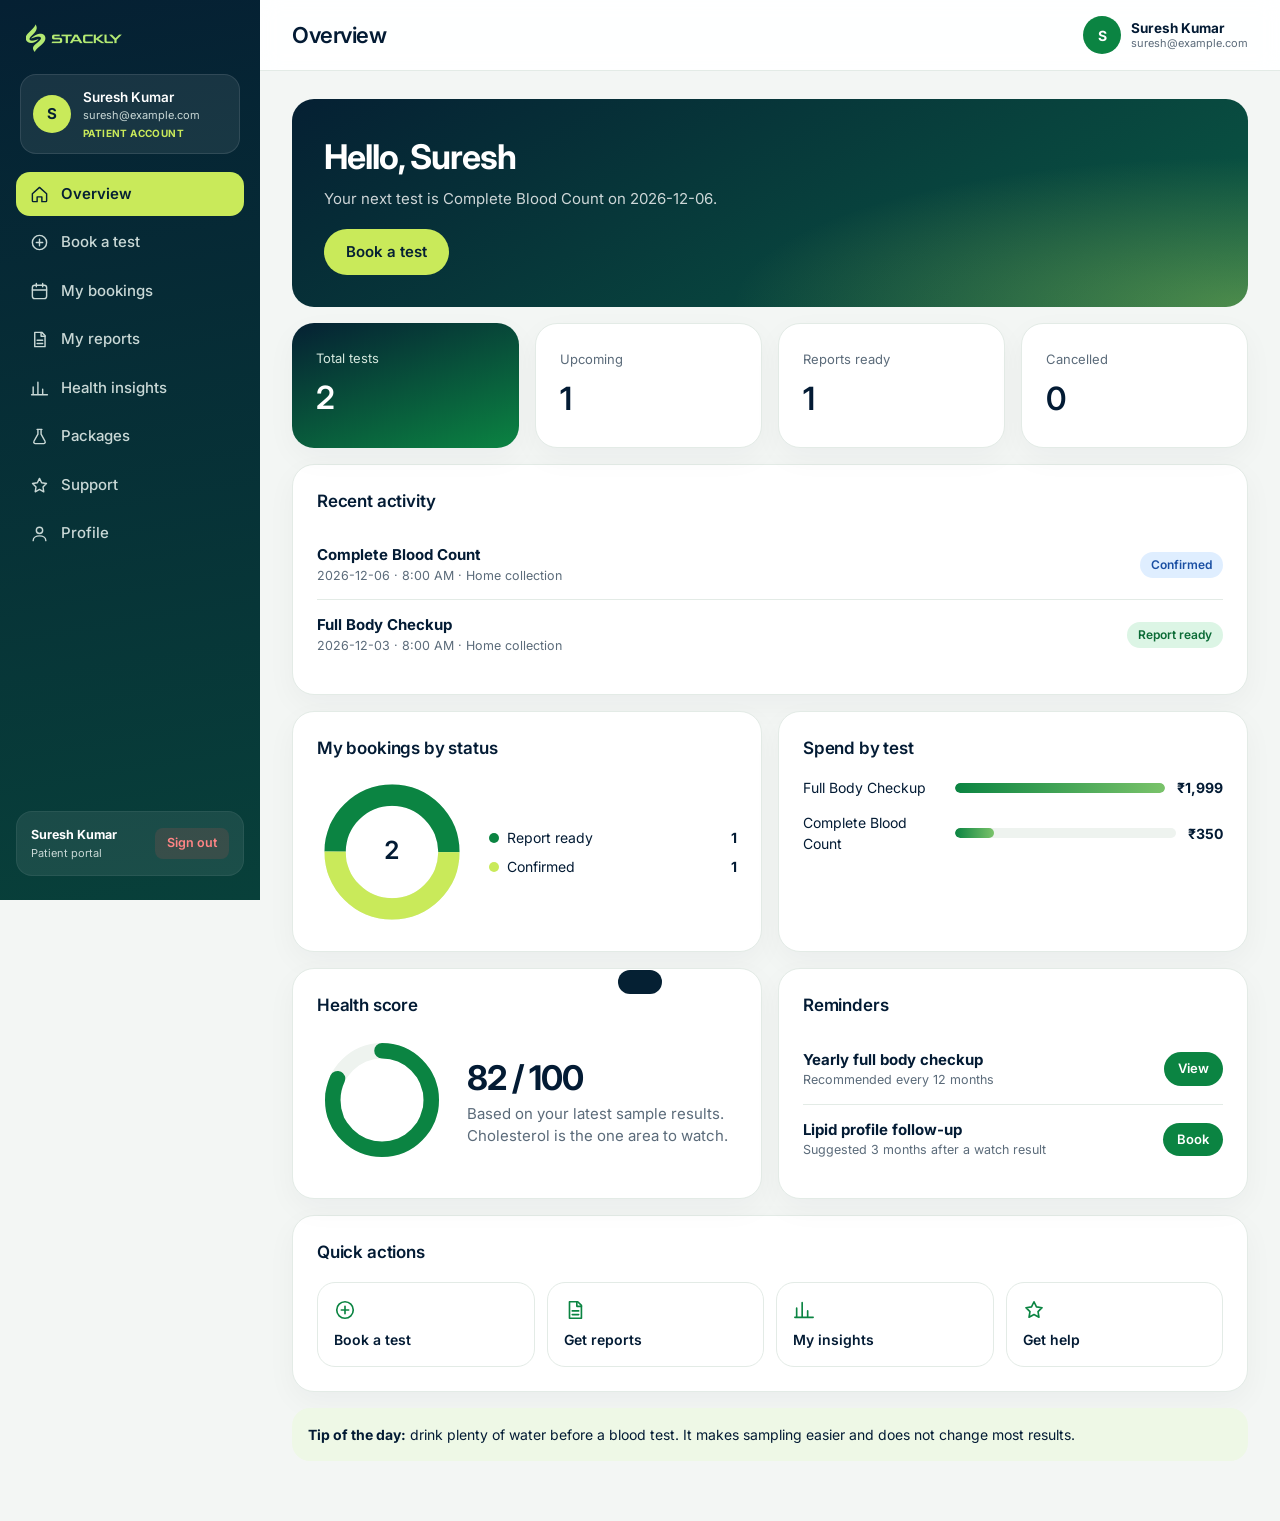
<file: user-dashboard.html>
<!DOCTYPE html>
<html lang="en"><head><meta charset="UTF-8"><meta name="viewport" content="width=device-width, initial-scale=1">
<title>My dashboard | Stackly</title>
<link href="https://fonts.googleapis.com/css2?family=Inter:wght@300;400;500;600;700&display=swap" rel="stylesheet">
<link rel="stylesheet" href="dashboard.css"></head>
<body data-role="user"><div class="app"><aside></aside><div>
<header class="top"><button class="burger" aria-label="Menu">&#9776;</button><h1 id="title"></h1><div class="me"></div></header>
<main id="view"></main></div></div><div id="toast" role="status"></div>
<script src="validation.js"></script>
<script src="dashboard.js"></script></body></html>
</file>
<file: styles.css>
:root{--bg:#f1f1ef;--card:#fff;--ink:#031b34;--muted:#4a5b6c;--green:#0b8442;--lime:#c9ea5a;--deep:#052033;--chip:#eceeed;
box-sizing:border-box;padding-top:env(safe-area-inset-top,0px);padding-bottom:env(safe-area-inset-bottom,0px)}
@media (prefers-color-scheme:dark){:root:not([data-theme="light"]){--bg:#0b1418;--card:#142127;--ink:#eaf3ee;--muted:#9db0ba;--chip:#1e2f36}}
:root[data-theme="dark"]{--bg:#0b1418;--card:#142127;--ink:#eaf3ee;--muted:#9db0ba;--chip:#1e2f36}
html{scroll-behavior:smooth;scroll-padding-top:90px}
*,*::before,*::after{box-sizing:border-box}
body{margin:0;background:var(--bg);color:var(--ink);font-family:'Inter',system-ui,-apple-system,'Segoe UI',Arial,sans-serif;line-height:1.4;-webkit-font-smoothing:antialiased}
h1,h2,h3,p{margin:0}
a{color:inherit;text-decoration:none}
.wrap{max-width:1140px;margin:0 auto;padding:0 20px}
.btn{display:inline-block;border:0;cursor:pointer;font:600 15px 'Inter',sans-serif;padding:15px 26px;border-radius:999px;transition:transform .2s}
.btn:hover{transform:translateY(-2px)}
.btn.cream{background:#f7f9ea;color:var(--deep)}
.btn.green{background:var(--green);color:#fff}
.btn.dark{background:var(--deep);color:#fff}
.btn.ghost{background:rgba(255,255,255,.12);color:#fff;border:1px solid rgba(255,255,255,.2)}
.chip{display:inline-block;background:rgba(255,255,255,.2);color:#fff;font-size:13px;font-weight:500;padding:7px 14px;border-radius:999px;margin:0 4px 6px 0}
.logo{display:inline-flex;align-items:center;gap:8px;font-weight:700;font-size:20px;text-decoration:none}
.logo svg{width:28px;height:28px}
.stackly-logo-img{height:30px;width:auto;max-height:34px;display:inline-block;vertical-align:middle;object-fit:contain;filter:brightness(0) saturate(100%) invert(32%) sepia(91%) saturate(710%) hue-rotate(102deg) brightness(93%) contrast(93%);transition:opacity .2s ease,transform .2s ease}
.logo:hover .stackly-logo-img{opacity:.85;transform:scale(1.02)}

/* nav */
body > nav{position:fixed;left:50%;transform:translateX(-50%);top:0;z-index:100;width:min(720px,92%);background:rgba(241,241,239,0.94);backdrop-filter:blur(14px);-webkit-backdrop-filter:blur(14px);color:#031b34;border-radius:0 0 26px 26px;display:flex;align-items:center;justify-content:space-between;padding:14px 18px;box-shadow:0 8px 30px rgba(3,27,52,0.08);transition:background .25s,box-shadow .25s}
body > nav ul{display:flex;gap:26px;list-style:none;margin:0;padding:0;font-size:14px;font-weight:500}
:root[data-theme="dark"] body > nav{background:rgba(20,33,39,0.95);color:#eaf3ee;box-shadow:0 8px 30px rgba(0,0,0,0.35)}
:root[data-theme="dark"] nav.open ul{background:#142127;color:#eaf3ee}
.burger{display:none}

/* hero */
.hero{margin:10px;border-radius:32px;position:relative;overflow:hidden;color:#f7f9ea;padding:130px 0 40px;
background:radial-gradient(circle at 14% 18%,rgba(255,255,255,.08) 0%,transparent 40%),radial-gradient(circle at 88% 85%,rgba(95,187,102,.35) 0%,transparent 50%),linear-gradient(135deg,#175d4f 0%,#206d55 28%,#368d59 58%,#51aa63 85%,#60bc67 100%)}
.hero::before{content:"";position:absolute;inset:0;background:radial-gradient(ellipse at 30% 60%,rgba(255,255,255,.07),transparent 50%),radial-gradient(ellipse at 70% 30%,rgba(0,0,0,.12),transparent 50%)}
.hero .in{position:relative;text-align:center}
.badge{display:inline-flex;align-items:center;gap:8px;background:rgba(255,255,255,.14);padding:4px 16px 4px 4px;border-radius:999px;font-size:15px}
.badge b{background:#f7f9ea;color:var(--deep);font-weight:500;border-radius:999px;padding:5px 13px}
.hero h1{font-size:clamp(40px,7vw,68px);line-height:1.02;letter-spacing:-.03em;font-weight:600;margin:24px 0 30px}
.hero .cta{display:flex;gap:10px;justify-content:center;flex-wrap:wrap}
.stats{position:relative;display:grid;grid-template-columns:1fr 1.7fr 1fr;gap:20px;margin-top:70px;padding:0 6px}
.sc{background:linear-gradient(160deg,#eaf9fb,#fff);color:var(--deep);border-radius:24px;padding:26px;min-height:190px;position:relative;overflow:hidden}
.sc .n{font-size:38px;font-weight:500;letter-spacing:-.02em}
.sc small{font-size:15px;font-weight:400}
.sc.wide{display:flex;align-items:center;justify-content:space-between;gap:20px;background:rgba(235,246,246,.92)}
.sc.wide strong{font-size:18px;font-weight:600;line-height:1.1}
.bars{display:flex;align-items:flex-end;gap:14px;height:110px}
.bars i{width:38px;border-radius:9px;background:linear-gradient(#1c3f75,#5cc35e)}
.dna{position:absolute;right:-10px;bottom:-14px;width:120px;opacity:.85}
.pill{position:absolute;bottom:12px;left:14px;background:#2f9d55;color:#fff;font-size:12px;font-weight:600;border-radius:999px;padding:5px 12px}
.sc.a{background:linear-gradient(160deg,#dff6fb,#f2fbfd)}
.bar-row{display:flex;justify-content:space-between;font-size:14px;margin:26px 0 8px}
.track{height:8px;border-radius:9px;background:#d5dbe2;overflow:hidden}.track i{display:block;height:100%;width:80%;background:linear-gradient(90deg,#1c3f75,#5cc35e)}
.mini{display:grid;grid-template-columns:1fr 1fr;gap:20px;grid-column:1 / span 3;padding:0 4px}
.mini .sc{min-height:110px;padding:18px}

/* about */
.about{display:grid;grid-template-columns:1fr 2.4fr;gap:60px;padding:110px 0 30px}
.about .side{font-size:17px;font-weight:500;max-width:190px}
.reveal{font-size:clamp(24px,3.2vw,34px);line-height:1.22;letter-spacing:-.01em}
.reveal span{color:#c6c9c8;transition:color .25s}
.reveal span.on{color:var(--ink)}
.about .btn{margin-top:40px}
.duo{display:grid;grid-template-columns:2fr 1.1fr;gap:20px;margin-top:20px}
.photo{border-radius:26px;min-height:340px;position:relative;overflow:hidden;background:linear-gradient(120deg,#e9f1f4,#cfe0e6 45%,#9dbbc6)}
.photo svg{position:absolute;inset:0;width:100%;height:100%}
.rate{border-radius:26px;padding:26px;color:#fff;min-height:340px;display:flex;flex-direction:column;justify-content:space-between;background:radial-gradient(circle at 70% 60%,#6dcc6b,transparent 60%),linear-gradient(150deg,#0e4a4b,#2c8a58)}
.rate .n{font-size:38px;font-weight:500}
.avs{display:flex;margin-bottom:10px}
.avs i,.av{width:44px;height:44px;border-radius:50%;border:2px solid #fff;margin-right:-10px;background:linear-gradient(135deg,#f2c9a5,#a86f4a);display:block}
.avs i:nth-child(2){background:linear-gradient(135deg,#e7e2d9,#8a8577)}.avs i:nth-child(3){background:linear-gradient(135deg,#454545,#151515)}.avs i:nth-child(4){background:linear-gradient(135deg,#c8d6df,#5f7482)}

/* services */
h2.big{font-size:clamp(34px,5vw,52px);line-height:1.08;letter-spacing:-.03em;font-weight:600;text-align:center}
.services{padding-top:90px}
.sgrid{display:grid;grid-template-columns:repeat(4,1fr);gap:20px;margin-top:50px}
.svc{background:var(--card);border-radius:26px;padding:32px;min-height:310px;display:flex;flex-direction:column;justify-content:space-between}
.svc .tag{align-self:flex-start;background:var(--chip);border-radius:999px;font-size:13px;font-weight:500;padding:6px 13px}
.svc .ic{width:32px;height:32px;color:var(--green)}
.svc h3{font-size:21px;font-weight:600;margin-bottom:18px;letter-spacing:-.01em}
.svc p{font-size:16px;color:var(--muted);font-weight:300;line-height:1.5}
.svc.hl{background:linear-gradient(150deg,#d2ea5a,#5fb54c 45%,#0b8442);color:#fff}
.svc.hl p{color:#fff}.svc.hl .ic{color:#fff}

/* team */
.team{padding-top:90px}
.mosaic{display:grid;grid-template-columns:1fr 1.35fr 1fr;gap:20px;max-width:920px;margin:50px auto 0;align-items:start}
.col{display:flex;flex-direction:column;gap:20px}
.tile{border-radius:26px;position:relative;overflow:hidden;color:#fff;padding:26px}
.t1{background:radial-gradient(circle at 80% 80%,#71cf6f,transparent 55%),linear-gradient(150deg,#123c4f,#2f8a5c);min-height:290px}
.t1 .n{font-size:36px;font-weight:500}
.t1 p{font-size:15px;margin-bottom:14px}
.t2{background:radial-gradient(circle at 50% 45%,#3d8a4a,transparent 60%),linear-gradient(#315f3f,#254a33);min-height:370px}
.t3{background:linear-gradient(#7d6c60,#5b4d44);min-height:270px}
.t4{background:linear-gradient(#6b6a5c,#8a856f);min-height:275px}
.who{display:flex;align-items:center;gap:12px}
.who .av{width:44px;height:44px;margin:0;border-color:#e8efe8;position:relative}
.who .av::after{content:"";position:absolute;top:-2px;right:-2px;width:10px;height:10px;background:#7ed957;border-radius:50%;border:1px solid #fff}
.who b{display:block;font-size:17px;font-weight:600}.who small{font-size:11px;font-weight:600;letter-spacing:.04em;text-transform:uppercase}
.tags{position:absolute;left:22px;right:22px;bottom:18px}
.tags .chip{background:rgba(255,255,255,.22)}
.play{position:absolute;left:50%;top:50%;transform:translate(-50%,-50%);width:66px;height:66px;border-radius:50%;background:#f7f9ea;display:grid;place-items:center;border:0;cursor:pointer}
.play svg{width:22px;color:var(--green)}
.ph{border-radius:22px;background:#c3d6bf;min-height:150px;display:grid;place-items:center;font-size:56px}
.ph.b{background:linear-gradient(135deg,#f3ece0,#c9b590);min-height:150px;font-size:56px}
.cta2{background:linear-gradient(160deg,#0b8442,#4ea94c 60%,#c9ea5a);text-align:center;min-height:180px;display:flex;flex-direction:column;align-items:center;justify-content:center;gap:16px;padding:20px}
.cta2 h3{font-size:22px;font-weight:600;line-height:1.1}

/* testimonial */
.testi{margin:90px 10px 0;border-radius:32px;padding:66px 20px;background:linear-gradient(#052033,#3e8d55 55%,#69c962);color:#fff}
.tin{max-width:940px;margin:0 auto;display:grid;grid-template-columns:280px 1fr;gap:64px;align-items:center}
.tp{height:390px;border-radius:26px;background:radial-gradient(circle at 55% 45%,#e8d3b8 0 12%,transparent 13%),radial-gradient(circle at 70% 55%,#f4efe3 0 22%,transparent 23%),linear-gradient(160deg,#c9a58b,#4a6a45)}
.testi .q{font-size:60px;font-weight:700;font-style:italic;opacity:.5;line-height:.8}
.testi h3{font-size:17px;font-weight:600;margin:16px 0 34px}
.testi blockquote{margin:0;font-size:clamp(22px,2.6vw,31px);font-weight:300;line-height:1.24}
.testi .by{margin-top:34px;font-weight:600;font-size:15px}.testi .by small{display:block;font-weight:400;font-size:12px;margin-top:2px}

/* faq */
.faq{padding-top:90px}
.fq{background:var(--card);border-radius:24px;max-width:540px;margin:44px auto 0;padding:10px}
.fi{border-radius:16px;overflow:hidden}
.fi button{width:100%;background:none;border:0;color:var(--ink);text-align:left;font:500 16px 'Inter',sans-serif;padding:20px;display:flex;justify-content:space-between;cursor:pointer}
.fi button::after{content:"+";font-size:22px;line-height:1;transition:transform .25s}
.fi.open{background:#f2f9e6}.fi.open button{color:#031b34}.fi.open button::after{transform:rotate(45deg)}
.fi p{max-height:0;overflow:hidden;padding:0 20px;color:#3a4d5c;font-size:15px;font-weight:300;transition:max-height .3s,padding .3s}
.fi.open p{max-height:200px;padding:0 20px 20px}
.more{text-align:center;margin-top:30px;color:var(--muted);font-weight:300}.more b{color:var(--ink);font-weight:600}

/* booking */
.book{padding:90px 0 60px;position:relative}
.bgrid{display:grid;grid-template-columns:.9fr 1.7fr;gap:20px;align-items:end;max-width:900px;margin:0 auto;position:relative}
.virus{position:absolute;border-radius:50%;background:radial-gradient(circle,#2d8a1e 0 55%,#66c93f 56% 72%,transparent 73%);z-index:2;box-shadow:0 0 0 6px rgba(80,170,40,.15)}
.price{background:var(--card);border-radius:26px;padding:40px 40px 34px}
.price h3{font-size:21px;font-weight:600;line-height:1.1;margin-bottom:42px}
.pr{display:flex;justify-content:space-between;align-items:center;margin-bottom:22px;font-size:17px;font-weight:300}
.pr b{background:var(--chip);border-radius:999px;font-size:14px;font-weight:500;padding:7px 14px}
.form{background:linear-gradient(#e9f5e6,#fbfdfb 25%,#fff);border-radius:26px;padding:44px 46px}
[data-theme="dark"] .form{background:var(--card)}
.form h3{font-size:31px;font-weight:300;line-height:1.15;color:#031b34;margin-bottom:36px}
.row{display:grid;grid-template-columns:1fr 1fr;gap:28px}
.fld{margin-bottom:20px}
.fld input,.fld select,.fld textarea{width:100%;border:0;border-bottom:1px solid #cfd6da;background:none;padding:18px 0 10px;font:400 14px 'Inter',sans-serif;color:#031b34;outline:none;border-radius:0}
.fld input:focus,.fld select:focus,.fld textarea:focus{border-color:var(--green)}
.fld textarea{resize:vertical;min-height:54px}
.fb{display:flex;align-items:center;gap:40px;margin-top:26px}
.fb p{font-size:13px;color:#3a4d5c;font-weight:300;max-width:250px}
.ok{display:none;margin-top:16px;font-weight:500;color:var(--green)}

/* cta banner */
.banner{margin:0 10px;border-radius:32px;min-height:470px;position:relative;overflow:hidden;color:#fff;padding:120px 64px;
background:linear-gradient(115deg,#031b34 0,#0b8442 30%,#cbec5a 55%,#0b8442 78%,#04613a)}
.banner h2{font-size:clamp(38px,5vw,56px);line-height:1;font-weight:600;letter-spacing:-.03em;max-width:340px;margin-bottom:38px}
.banner .chips{position:absolute;right:60px;bottom:110px;max-width:220px}
.helix{position:absolute;left:46%;top:0;height:100%;width:260px;opacity:.9}

/* footer */
footer{display:grid;grid-template-columns:1.8fr 1fr 1.2fr 1fr;gap:30px;padding:80px 0 60px;font-size:16px}
footer h4{margin:0 0 22px;font-size:12px;font-weight:500;color:var(--muted);letter-spacing:.02em}
footer li{list-style:none;margin-bottom:14px;font-weight:300}
footer ul{margin:0;padding:0}
footer a.u{text-decoration:underline}
footer .copy{margin-top:70px;font-size:14px;font-weight:300;max-width:170px}
.soc{display:flex;gap:16px;margin-top:22px}.soc svg{width:18px;height:18px}

@media (max-width:900px){
 body > nav ul{display:none}
 .stats,.sgrid,.duo,.about,.tin,.bgrid,footer{grid-template-columns:1fr}
 .mini{grid-column:auto;grid-template-columns:1fr 1fr}
 .about{gap:20px;padding-top:70px}
 .mosaic{grid-template-columns:1fr}
 .tp{height:300px}.tin{gap:30px}
 .row{grid-template-columns:1fr;gap:0}
 .fb{flex-direction:column;align-items:flex-start;gap:16px}
 .banner{padding:70px 26px}.helix{display:none}.banner .chips{position:static;margin-top:10px}
 .virus{display:none}
 .sc.wide{flex-direction:column;align-items:flex-start}
}
@media (prefers-reduced-motion:reduce){*{transition:none!important;scroll-behavior:auto!important}}
:root{--dna:url([data-uri]);--virus:url([data-uri])}

img{max-width:100%}body{overflow-x:hidden}
.pb{position:relative;overflow:hidden;background:linear-gradient(135deg,#cfe0e6,#8fb7a5)}.pb>img,.tbg{position:absolute;inset:0;width:100%;height:100%;object-fit:cover}
.herobg{position:absolute;inset:0;width:100%;height:100%;object-fit:cover;opacity:.2;mix-blend-mode:soft-light}
.dnabg{position:absolute;right:-6%;top:6%;width:60%;height:90%;background:var(--dna) center/contain no-repeat;opacity:.15;mix-blend-mode:screen}
.sc .dna{width:170px;height:150px;right:-16px;bottom:-8px;background:var(--dna) center/contain no-repeat;opacity:.9}
.sc.pb .pill{z-index:1}
.av{display:block;position:relative;width:44px;height:44px;border-radius:50%;border:2px solid #fff;margin-right:-10px;background:#9db}.av img{width:100%;height:100%;border-radius:50%;object-fit:cover}
.who .av{margin:0}
.tile{isolation:isolate}.tbg{z-index:-2}.tov{position:absolute;inset:0;z-index:-1;background:linear-gradient(rgba(10,50,30,.45),rgba(10,50,30,.6))}.who{position:relative;z-index:1}.tags,.play{z-index:1}
.ph img{position:absolute;inset:0;width:100%;height:100%;object-fit:cover}.ph{position:relative;overflow:hidden}
.sv{height:120px;border-radius:16px;margin:16px 0;flex:none}
.tp{position:relative;overflow:hidden}
.steps,.gal{padding-top:90px}.stg{display:grid;grid-template-columns:repeat(3,1fr);gap:20px;margin-top:50px}
.st{background:var(--card);border-radius:26px;padding:14px 14px 26px}.st .pb{height:210px;border-radius:18px;margin-bottom:20px}
.st h3{font-size:20px;font-weight:600;padding:0 14px;display:flex;gap:10px;align-items:center}.st h3 b{background:var(--green);color:#fff;width:28px;height:28px;border-radius:50%;display:grid;place-items:center;font-size:14px}
.st p{padding:12px 14px 0;color:var(--muted);font-weight:300}
.gg{display:grid;grid-template-columns:repeat(4,1fr);grid-auto-rows:170px;gap:16px;margin-top:50px}.gg .pb{border-radius:22px}.g1{grid-column:span 2;grid-row:span 2}.g4{grid-column:span 2}
.vbig,.vsm{position:absolute;background:var(--virus) center/contain no-repeat;aspect-ratio:486/334;pointer-events:none}
.vbig{left:50%;top:-215px;transform:translateX(-50%);width:min(520px,90%)}.vsm{right:-90px;top:90px;width:170px;z-index:2}
.price,.form{position:relative;z-index:1}
.helixbg{position:absolute;left:36%;top:-6%;width:52%;height:112%;background:var(--dna) center/contain no-repeat}
.burger{width:44px;height:44px;border:0;border-radius:50%;background:var(--deep);cursor:pointer;position:relative}
.burger span,.burger::before,.burger::after{content:"";position:absolute;left:13px;right:13px;height:2px;background:#fff;top:21px;transition:.25s}.burger::before{top:15px}.burger::after{top:27px}
nav.open .burger span{opacity:0}nav.open .burger::before{top:21px;transform:rotate(45deg)}nav.open .burger::after{top:21px;transform:rotate(-45deg)}
@media(min-width:901px){.mini{grid-template-columns:1fr 1.7fr 1fr}}
@media(max-width:1100px){.sgrid{grid-template-columns:1fr 1fr}}
@media(min-width:601px) and (max-width:900px){.stats{grid-template-columns:1fr 1fr}.sc.wide{grid-column:span 2;flex-direction:row;align-items:center}.mini{grid-column:span 2}.mini .sc.pb{grid-column:span 2;order:3;min-height:200px}.sgrid{grid-template-columns:1fr 1fr}}
@media(max-width:900px){
 nav{position:fixed;left:50%;transform:translateX(-50%);width:min(94%,720px);top:0;z-index:100}.burger{display:block;order:3}nav>.btn{margin-left:auto;margin-right:8px}
 nav.open ul{display:flex;flex-direction:column;position:absolute;top:100%;left:0;right:0;background:#f1f1ef;padding:18px 24px 24px;gap:16px;border-radius:0 0 26px 26px;box-shadow:0 20px 30px rgba(0,0,0,.15)}
 .hero{padding:110px 0 30px;border-radius:24px}.stats{margin-top:40px}.about{padding-top:70px}
 .stg{grid-template-columns:1fr}.st .pb{height:220px}
 .mosaic{grid-template-columns:1fr 1fr}.mosaic .col:nth-child(3){grid-column:1/-1;display:grid;grid-template-columns:1fr 1fr}
 .vbig{top:-150px;width:340px}.vsm{display:none}.helixbg{left:auto;right:-25%;width:90%;opacity:.35}
 .gg{grid-template-columns:1fr 1fr;grid-auto-rows:150px}.g1{grid-column:span 2}.g4{grid-column:span 2}
 .form{padding:34px 24px}.price{padding:30px 24px}.banner{border-radius:24px;min-height:0}.testi{padding:44px 16px;border-radius:24px}
}
@media(max-width:600px){.sgrid,.mosaic,.mosaic .col:nth-child(3){grid-template-columns:1fr}.mosaic .col:nth-child(3){display:flex}.mini{grid-template-columns:1fr}.hero h1{font-size:38px}.btn{padding:14px 22px}.tp{height:260px}.duo .photo,.rate{min-height:280px}.gg{grid-auto-rows:120px}.section-pad{padding:0}}
.sc{text-align:left}.mini .sc.pb{min-height:170px}.g5,.g6{grid-column:span 2}

footer.wrap{padding:90px 20px 60px}.faq.wrap,.book.wrap{padding-left:20px;padding-right:20px}.faq.wrap{padding-top:100px}.book.wrap{padding-top:250px;padding-bottom:70px}
.vbig{top:-135px;width:330px}
.sc.ch{padding:20px 20px 0;background:linear-gradient(160deg,#dcf3e6,#eef8f0);min-height:110px;display:flex;flex-direction:column;justify-content:space-between}.sc.ch svg{width:100%;height:60px;display:block;margin:0 -0px}
@media(min-width:901px){.mini{grid-template-columns:320fr 210fr 318fr 322fr}}
@media(min-width:601px) and (max-width:900px){.mini{grid-template-columns:1fr 1fr}.mini .sc.pb,.mini .sc.ch{grid-column:span 2}}
.mosaic .col:first-child .ph:nth-child(2){width:62%;margin-left:auto!important}.mosaic .col:first-child .ph:nth-child(3){width:82%;margin-left:auto!important}.mosaic .col:last-child .ph:first-child{width:64%}
.banner h2{max-width:420px}
@media(max-width:900px){.book.wrap{padding-top:190px}.vbig{top:-105px;width:250px}.faq.wrap{padding-top:70px}footer.wrap{padding-top:60px}}
@media(max-width:600px){.mosaic .col:first-child .ph:nth-child(n){width:100%;margin-left:0!important}.mosaic .col:last-child .ph:first-child{width:100%}.banner{padding:60px 22px}}
.mini{padding:0!important}

:root{--bg:#fff;--card:#f5f8f6;--chip:#e9efeb}html{color-scheme:light}
nav{background:#fff;box-shadow:0 8px 24px rgba(3,27,52,.08);border:1px solid #e8eeea;border-top:0}nav.open ul{background:#fff}
.hero{margin:10px;border-radius:32px;position:relative;overflow:hidden;color:#f7f9ea;padding:130px 0 40px;background:radial-gradient(circle at 14% 18%,rgba(255,255,255,.08) 0%,transparent 40%),radial-gradient(circle at 88% 85%,rgba(95,187,102,.35) 0%,transparent 50%),linear-gradient(135deg,#175d4f 0%,#206d55 28%,#368d59 58%,#51aa63 85%,#60bc67 100%);border:0;box-shadow:0 12px 36px rgba(23,93,79,.22)}
.hero::before{content:"";position:absolute;inset:0;background:radial-gradient(ellipse at 30% 60%,rgba(255,255,255,.06),transparent 50%),radial-gradient(ellipse at 70% 30%,rgba(0,0,0,.08),transparent 50%);pointer-events:none}
.herobg,.dnabg{display:none!important}
.hero h1{color:#ffffff;text-shadow:0 2px 12px rgba(0,0,0,.15)}
.badge{background:rgba(255,255,255,.18);backdrop-filter:blur(10px);-webkit-backdrop-filter:blur(10px);border:1px solid rgba(255,255,255,.24);color:#ffffff}
.badge b{background:#f7f9ea;color:#052033}
.btn.cream{background:#f7f9ea;color:#052033;box-shadow:0 4px 18px rgba(0,0,0,.12)}
.btn.cream:hover{background:#ffffff;transform:translateY(-2px)}
.btn.ghost{background:rgba(255,255,255,.14);color:#ffffff;border:1px solid rgba(255,255,255,.32);backdrop-filter:blur(8px);-webkit-backdrop-filter:blur(8px)}
.btn.ghost:hover{background:rgba(255,255,255,.24);border-color:rgba(255,255,255,.5)}
.sc{border:1px solid #e3ebe6;box-shadow:0 10px 30px rgba(3,27,52,.06)}.sc:not(.pb):not(.ch){background:#fff}
.form{background:#fff;border:1px solid #e3ebe6;box-shadow:0 20px 50px rgba(3,27,52,.07)}
.price,.svc:not(.hl),.st,.fq{border:1px solid #e8eeea}.reveal span{color:#cfd6d2}.fi.open{background:#eef8e6}
.hero.ab{padding:150px 0 80px}.hero.ab h1{color:#ffffff}.hero.ab .lead{color:rgba(247,249,234,.92);max-width:560px;margin:0 auto 30px;font-size:18px;font-weight:300}
.split{display:grid;grid-template-columns:1fr 1fr;gap:50px;align-items:center;padding-top:90px}
.ph-l{border-radius:28px;min-height:420px}
.mid{font-size:clamp(30px,4vw,42px);letter-spacing:-.03em;font-weight:600;line-height:1.1;margin-bottom:22px}
.split p{color:var(--muted);font-size:17px;font-weight:300;line-height:1.6;margin-bottom:16px}
.facts{display:grid;grid-template-columns:repeat(4,1fr);gap:20px;margin-top:70px}
.facts div{background:var(--card);border:1px solid #e8eeea;border-radius:24px;padding:28px}.facts b{display:block;font-size:40px;font-weight:500;letter-spacing:-.02em}.facts span{color:var(--muted)}
.vals,.crew{padding-top:90px}.g3{grid-template-columns:repeat(3,1fr)}.g3 .svc{min-height:250px}
.chk{list-style:none;padding:0;margin:0 0 30px}.chk li{padding:14px 0 14px 38px;border-bottom:1px solid #e8eeea;position:relative;font-size:17px}
.chk li::before{content:"\2713";position:absolute;left:0;top:13px;width:24px;height:24px;border-radius:50%;background:var(--green);color:#fff;display:grid;place-items:center;font-size:13px}
.pgrid{display:grid;grid-template-columns:repeat(4,1fr);gap:20px;margin-top:50px}
.pc{background:var(--card);border:1px solid #e8eeea;border-radius:26px;padding:12px 12px 22px}.pc .pb{aspect-ratio:4/5;border-radius:18px;margin-bottom:16px}
.pc h3{font-size:18px;font-weight:600;padding:0 8px}.pc p{font-size:14px;color:var(--muted);padding:4px 8px 0}
.about-page .banner{margin-top:90px}
@media(max-width:1100px){.g3{grid-template-columns:1fr 1fr}.pgrid,.facts{grid-template-columns:1fr 1fr}}
@media(max-width:900px){.split{grid-template-columns:1fr;gap:30px;padding-top:70px}.split.rev .pb{order:-1}.ph-l{min-height:300px}}
@media(max-width:600px){.g3,.pgrid{grid-template-columns:1fr}.facts b{font-size:32px}.hero.ab{padding:120px 0 60px}}

footer.sf{display:block;padding:0;margin:40px 10px 10px;background:radial-gradient(circle at 14% 18%,rgba(255,255,255,.08) 0%,transparent 40%),radial-gradient(circle at 88% 85%,rgba(95,187,102,.35) 0%,transparent 50%),linear-gradient(135deg,#175d4f 0%,#206d55 28%,#368d59 58%,#51aa63 85%,#60bc67 100%);border:0;border-radius:32px;position:relative;overflow:hidden;color:#ffffff;box-shadow:0 16px 45px rgba(23,93,79,.25)}
.sf-in{max-width:1140px;margin:0 auto;padding:56px 20px 10px}
.sf-news{display:flex;justify-content:space-between;align-items:center;gap:30px;background:rgba(255,255,255,.12);backdrop-filter:blur(16px);-webkit-backdrop-filter:blur(16px);border:1px solid rgba(255,255,255,.22);border-radius:26px;padding:30px 34px;margin-bottom:56px;color:#ffffff;box-shadow:0 8px 32px rgba(0,0,0,.08)}
.sf-news h3{font-size:24px;font-weight:600;letter-spacing:-.02em;line-height:1.15;color:#ffffff}.sf-news p{color:rgba(255,255,255,.88);font-weight:300;margin-top:6px}
.sf-form{flex:0 1 430px;position:relative;display:flex;flex-direction:column}
.sf-row{display:flex;align-items:center;justify-content:space-between;gap:8px;background:rgba(255,255,255,.18);border:1px solid rgba(255,255,255,.28);border-radius:999px;padding:6px;width:100%;box-sizing:border-box}
.sf-row input{flex:1 1 auto;min-width:0;border:0;background:none;padding:0 16px;font:400 15px 'Inter',sans-serif;outline:none;color:#ffffff;order:1}
.sf-row input::placeholder{color:rgba(255,255,255,.72)}
.sf-row .btn{flex:0 0 auto;background:#f7f9ea;color:#052033;font-weight:600;order:2;white-space:nowrap}
.sf-row .btn:hover{background:#ffffff}
.sf-form small{display:block;margin:8px 0 0 16px;color:#c9ea5a;font-weight:600;font-size:13px}
.sf-form .validation-error{color:#ffd2d2 !important;background:transparent !important;margin:6px 0 0 16px;font-size:12px;opacity:0;max-height:0;transition:all .3s ease}
.sf-grid{display:grid;grid-template-columns:1.6fr 1fr 1fr 1.3fr 1.1fr;gap:36px}
.sf h4{margin:0 0 18px;font-size:15px;font-weight:600;color:#ffffff;letter-spacing:.02em}
.sf ul{list-style:none;margin:0;padding:0}.sf li{margin:0 0 12px;font-size:15px;font-weight:300;color:rgba(255,255,255,.82)}
.sf li a{color:rgba(255,255,255,.82);transition:color .2s}.sf li a:hover{color:#c9ea5a}
.sf-brand p{margin:16px 0 20px;color:rgba(255,255,255,.85);font-weight:300;max-width:280px;font-size:15px;line-height:1.5}
.sf .logo{color:#ffffff}
.sf .logo svg{stroke:#c9ea5a}
.sf .stackly-logo-img{height:32px;filter:brightness(0) saturate(100%) invert(88%) sepia(21%) saturate(1000%) hue-rotate(34deg) brightness(105%) contrast(85%)}
.sf .soc{margin:0}.sf .soc a{width:40px;height:40px;border-radius:50%;background:rgba(255,255,255,.14);color:#ffffff;border:1px solid rgba(255,255,255,.2);display:grid;place-items:center;transition:all .2s}.sf .soc a:hover{background:#ffffff;color:#052033;transform:translateY(-2px)}
.sf-hrs li{display:block}.sf-hrs b{font-weight:600;color:#ffffff;display:block;margin-top:2px}
.sf-bot{display:flex;justify-content:space-between;align-items:center;gap:16px;flex-wrap:wrap;margin-top:40px;padding-top:24px;border-top:1px solid rgba(255,255,255,.2);font-size:14px;color:rgba(255,255,255,.78)}
.sf-bot b{color:#ffffff}.sf-bot a{color:rgba(255,255,255,.78);transition:color .2s}.sf-bot a:hover{color:#c9ea5a}.sf-l{display:flex;gap:22px}
.sf-word{font-size:clamp(70px,17vw,220px);font-weight:700;letter-spacing:-.05em;line-height:.85;text-align:center;color:transparent;background:linear-gradient(rgba(255,255,255,.16),rgba(255,255,255,0));-webkit-background-clip:text;background-clip:text;margin-top:14px;user-select:none;pointer-events:none}
@media(max-width:1000px){.sf-grid{grid-template-columns:1fr 1fr 1fr}.sf-brand{grid-column:1/-1}.sf-news{flex-direction:column;align-items:stretch}.sf-form{flex-basis:auto}}
@media(max-width:600px){.sf-grid{grid-template-columns:1fr 1fr}.sf-grid>div:nth-child(4),.sf-grid>div:nth-child(5){grid-column:1/-1}.sf-in{padding:36px 18px 6px}.sf-news{padding:24px 20px;margin-bottom:40px}.sf-bot{flex-direction:column;align-items:flex-start}footer.sf{border-radius:24px}}
@media(max-width:480px){.sf-row{flex-direction:column;border-radius:18px;padding:10px;align-items:stretch}.sf-row input{padding:8px 12px;min-width:0}.sf-row .btn{width:100%;border-radius:12px;justify-content:center}}
.sf-form small[hidden]{display:none}

/* ===== Premium Team + Lab gallery sections ===== */
.tm,.lb{padding-top:120px}
.sec-h{display:grid;grid-template-columns:1.1fr .9fr;gap:24px 60px;align-items:end;margin-bottom:44px}
.sec-h h2{font-size:clamp(34px,4.6vw,52px);line-height:1.06;letter-spacing:-.035em;font-weight:600;color:var(--ink);max-width:14ch;text-wrap:balance}
.sec-h p{color:var(--muted);font-size:17px;line-height:1.6;font-weight:300;max-width:42ch;justify-self:end;padding-bottom:6px}

.tm-grid{display:grid;grid-template-columns:1.25fr repeat(3,1fr);gap:16px}
.tm-stat{display:flex;flex-direction:column;justify-content:space-between;gap:36px;padding:32px 28px;border-radius:28px;color:#fff;min-height:520px;
 background:radial-gradient(120% 70% at 100% 100%,rgba(201,234,90,.28),transparent 60%),linear-gradient(160deg,#052033 0%,#0a4a3a 60%,#0b8442 130%)}
.tm-n{font-size:clamp(64px,7vw,88px);font-weight:600;letter-spacing:-.05em;line-height:.95}
.tm-l{font-size:19px;font-weight:500;margin:10px 0 22px;opacity:.95}
.tm-d{display:flex;flex-wrap:wrap;gap:8px;list-style:none;margin:0;padding:0}
.tm-d li{font-size:13px;font-weight:500;padding:7px 14px;border-radius:999px;background:rgba(255,255,255,.1);border:1px solid rgba(255,255,255,.16)}
.tm-cta{border-top:1px solid rgba(255,255,255,.16);padding-top:24px}
.tm-row{display:flex;align-items:center;gap:14px;margin-bottom:18px}
.tm-avs{display:flex}
.tm-av{width:38px;height:38px;border-radius:50%;border:2px solid #0a3a36;margin-right:-10px;overflow:hidden;background:#9db;display:block}
.tm-av img{width:100%;height:100%;object-fit:cover;display:block}
.tm-live{margin-left:12px;font-size:13px;font-weight:600;display:inline-flex;align-items:center;gap:8px}
.tm-live::before{content:"";width:8px;height:8px;border-radius:50%;background:var(--lime);box-shadow:0 0 0 4px rgba(201,234,90,.22)}
.tm-cta h3{font-size:22px;line-height:1.2;font-weight:600;letter-spacing:-.02em;margin:0 0 18px;max-width:16ch}
.tm-cta .btn{background:var(--lime);color:var(--deep)}

.tm-c{position:relative;overflow:hidden;border-radius:28px;min-height:520px;background:linear-gradient(160deg,#0a4a3a,#052033);isolation:isolate}
.tm-c>img{position:absolute;inset:0;width:100%;height:100%;object-fit:cover;object-position:center 25%;z-index:-2;transition:transform .8s cubic-bezier(.2,.7,.2,1)}
.tm-c::after{content:"";position:absolute;inset:0;z-index:-1;background:linear-gradient(to top,rgba(5,32,51,.94) 0%,rgba(5,32,51,.62) 34%,rgba(5,32,51,0) 62%)}
.tm-c:hover>img{transform:scale(1.05)}
.tm-i{position:absolute;left:0;right:0;bottom:0;padding:24px 22px 22px;color:#fff}
.tm-i h3{font-size:21px;font-weight:600;letter-spacing:-.02em;line-height:1.15;margin:0}
.tm-i p{font-size:14px;font-weight:500;color:var(--lime);margin:5px 0 16px}
.tm-t{display:flex;flex-wrap:wrap;gap:6px;list-style:none;margin:0;padding:0}
.tm-t li{font-size:12px;font-weight:500;padding:6px 11px;border-radius:999px;background:rgba(255,255,255,.14);backdrop-filter:blur(8px);-webkit-backdrop-filter:blur(8px);border:1px solid rgba(255,255,255,.2)}

.lb-grid{display:grid;grid-template-columns:repeat(12,1fr);grid-template-rows:repeat(2,260px);gap:16px}
.lb-grid figure{position:relative;margin:0;overflow:hidden;border-radius:28px;background:linear-gradient(160deg,#0a4a3a,#052033);isolation:isolate}
.lb-grid img{position:absolute;inset:0;width:100%;height:100%;object-fit:cover;z-index:-1;transition:transform .8s cubic-bezier(.2,.7,.2,1)}
.lb-grid figure:hover img{transform:scale(1.04)}
.lb-grid figcaption{position:absolute;left:16px;bottom:16px;display:inline-flex;align-items:center;gap:8px;font-size:13px;font-weight:600;color:var(--ink);background:rgba(255,255,255,.88);backdrop-filter:blur(10px);-webkit-backdrop-filter:blur(10px);padding:8px 14px;border-radius:999px}
.lb-grid figcaption::before{content:"";width:7px;height:7px;border-radius:50%;background:var(--green)}
.lb-a{grid-column:1/7;grid-row:1/3}.lb-b{grid-column:7/10}.lb-c{grid-column:10/13}.lb-d{grid-column:7/13}
.lb-a img{object-position:center 30%}
.lb-facts{display:grid;grid-template-columns:repeat(3,1fr);gap:16px;list-style:none;margin:16px 0 0;padding:0}
.lb-facts li{padding:22px 24px;border-radius:24px;background:#f5f8f6;border:1px solid #e3ebe6;display:flex;flex-direction:column;gap:4px}
.lb-facts b{font-size:17px;font-weight:600;letter-spacing:-.01em;color:var(--ink)}
.lb-facts span{font-size:14.5px;color:var(--muted);line-height:1.5}

@media(max-width:1000px){
 .tm,.lb{padding-top:90px}
 .sec-h{grid-template-columns:1fr;gap:14px}.sec-h p{justify-self:start}
 .tm-grid{grid-template-columns:repeat(3,1fr)}
 .tm-stat{grid-column:1/-1;min-height:0;flex-direction:row;align-items:flex-end;justify-content:space-between;gap:32px;flex-wrap:wrap}
 .tm-cta{border-top:0;padding-top:0;border-left:1px solid rgba(255,255,255,.16);padding-left:32px}
 .tm-c{min-height:400px}
}
@media(max-width:800px){
 .lb-grid{grid-template-columns:1fr 1fr;grid-template-rows:none;grid-auto-rows:190px}
 .lb-a{grid-column:1/-1;grid-row:span 2}.lb-b,.lb-c{grid-column:auto}.lb-d{grid-column:1/-1}
 .lb-facts{grid-template-columns:1fr}
}
@media(max-width:640px){
 .tm-grid{grid-template-columns:1fr}
 .tm-stat{flex-direction:column;align-items:stretch;padding:28px 22px}
 .tm-cta{border-left:0;padding-left:0;border-top:1px solid rgba(255,255,255,.16);padding-top:22px}
 .tm-c{min-height:420px}
 .lb-grid figure,.tm-stat,.tm-c{border-radius:22px}
}
@media(prefers-reduced-motion:reduce){.tm-c>img,.lb-grid img{transition:none}.tm-c:hover>img,.lb-grid figure:hover img{transform:none}}

/* ===== Contact Page Styles ===== */
.contact-sec{padding:60px 0 100px}
.contact-cards{display:grid;grid-template-columns:repeat(auto-fit,minmax(240px,1fr));gap:20px;margin-bottom:60px}
.contact-card{background:var(--card);border:1.5px solid #dde5e0;border-radius:24px;padding:28px 24px;display:flex;flex-direction:column;gap:14px;transition:transform .3s,border-color .3s,box-shadow .3s}
.contact-card:hover{transform:translateY(-4px);border-color:var(--green);box-shadow:0 16px 32px rgba(11,132,66,.08)}
.contact-icon{width:48px;height:48px;border-radius:16px;background:rgba(11,132,66,.1);color:var(--green);display:flex;align-items:center;justify-content:center}
.contact-icon svg{width:24px;height:24px;stroke-width:2}
.contact-card h3{font-size:18px;font-weight:600;color:var(--ink);margin:0}
.contact-card p{font-size:14.5px;color:var(--muted);margin:0;line-height:1.5}
.contact-card a{color:var(--green);font-weight:600;text-decoration:none}
.contact-card a:hover{text-decoration:underline}

.contact-split{display:grid;grid-template-columns:1.2fr .8fr;gap:40px;align-items:start}
.contact-form-box{background:var(--card);border:1.5px solid #dde5e0;border-radius:28px;padding:40px 36px;box-shadow:0 20px 40px rgba(0,0,0,.03)}
.contact-form-box h2{font-size:28px;font-weight:600;color:var(--ink);margin:0 0 10px;letter-spacing:-.02em}
.contact-form-box p.sub{color:var(--muted);font-size:15px;margin:0 0 28px;line-height:1.5}

.c-form{display:grid;grid-template-columns:1fr 1fr;gap:20px}
.c-form .full{grid-column:1/-1}
.fg{display:flex;flex-direction:column;gap:8px}
.fg label{font-size:13.5px;font-weight:600;color:var(--ink)}
.fg input,.fg select,.fg textarea{width:100%;border:1.5px solid #dde5e0;border-radius:14px;padding:12px 16px;font:400 15px 'Inter',sans-serif;background:var(--card);color:var(--ink);transition:border-color .2s,box-shadow .2s;outline:none}
.fg input:focus,.fg select:focus,.fg textarea:focus{border-color:var(--green);box-shadow:0 0 0 4px rgba(11,132,66,.12)}
.fg textarea{resize:vertical;min-height:120px}

.contact-side{display:flex;flex-direction:column;gap:24px}
.location-box{background:linear-gradient(160deg,#052033,#0a4a3a);border-radius:28px;padding:32px;color:#fff;position:relative;overflow:hidden}
.location-box h3{font-size:22px;font-weight:600;margin:0 0 10px;color:#fff}
.location-box p{font-size:14.5px;color:rgba(255,255,255,.8);line-height:1.6;margin:0 0 20px}
.map-embed{width:100%;height:220px;border-radius:20px;overflow:hidden;background:#1a3a35;position:relative;border:1px solid rgba(255,255,255,.15)}
.map-embed iframe{width:100%;height:100%;border:0}

@media(max-width:900px){
 .contact-split{grid-template-columns:1fr}
 .c-form{grid-template-columns:1fr}
}

/* ===== Auth & 404 Pages Styles ===== */
.auth-page{min-height:100vh;display:flex;flex-direction:column;background:linear-gradient(180deg,#f3f7f4 0%,#fbfcfb 100%)}
.auth-header{padding:24px 20px;max-width:1200px;margin:0 auto;width:100%;display:flex;justify-content:space-between;align-items:center}
.auth-container{flex:1;display:flex;align-items:center;justify-content:center;padding:40px 20px 80px}
.auth-box{width:100%;max-width:460px;background:var(--card);border:1.5px solid #dde5e0;border-radius:28px;padding:42px 36px;box-shadow:0 24px 48px rgba(11,132,66,.06);position:relative;overflow:hidden}
.auth-box::before{content:"";position:absolute;top:0;left:0;right:0;height:4px;background:linear-gradient(90deg,var(--green),var(--lime))}
.auth-head{text-align:center;margin-bottom:28px}
.auth-box .badge,.auth-head .badge{background:#eef5f0!important;border:1px solid #cfe3d5!important;color:#052033!important;font-weight:500;backdrop-filter:none!important;-webkit-backdrop-filter:none!important}
.auth-box .badge b,.auth-head .badge b{background:var(--green)!important;color:#ffffff!important}
.auth-head h1{font-size:26px;font-weight:700;color:var(--ink);margin:10px 0 6px;letter-spacing:-.02em}
.auth-head p{font-size:14px;color:var(--muted);margin:0;line-height:1.5}
.auth-form{display:flex;flex-direction:column;gap:18px}
.auth-role-tabs{display:grid;grid-template-columns:1fr 1fr;gap:6px;background:#eef3f0;padding:5px;border-radius:14px;margin-bottom:8px}
.auth-role-tab{padding:10px;border-radius:10px;border:0;background:none;font:600 13px 'Inter',sans-serif;color:var(--muted);cursor:pointer;transition:all .2s;text-align:center}
.auth-role-tab.active{background:#fff;color:var(--green);box-shadow:0 2px 8px rgba(0,0,0,.06)}
.auth-demo-pill{display:flex;align-items:center;justify-content:space-between;background:#f4f9f5;border:1px dashed #b8dec4;padding:10px 14px;border-radius:12px;font-size:12px;color:var(--deep);margin-top:12px}
.auth-demo-pill button{background:none;border:0;color:var(--green);font-weight:600;cursor:pointer;font-size:11.5px;padding:2px 6px;border-radius:6px}
.auth-demo-pill button:hover{background:rgba(11,132,66,.1)}
.auth-footer-text{text-align:center;font-size:14px;color:var(--muted);margin-top:24px}
.auth-footer-text a{color:var(--green);font-weight:600;text-decoration:none}
.auth-footer-text a:hover{text-decoration:underline}

/* 404 Page Styles */
.err-page{min-height:100vh;display:flex;flex-direction:column;justify-content:center;background:linear-gradient(180deg,#f3f7f4 0%,#fbfcfb 100%);padding:40px 0}
.err-hero{padding:20px 0 40px;text-align:center}
.err-num{font-size:clamp(88px,14vw,160px);font-weight:800;letter-spacing:-.06em;line-height:1;margin:0;background:linear-gradient(135deg,var(--green) 0%,#205540 100%);-webkit-background-clip:text;-webkit-text-fill-color:transparent}
.err-card-grid{display:grid;grid-template-columns:repeat(auto-fit,minmax(240px,1fr));gap:20px;max-width:960px;margin:40px auto 0;text-align:left}
.err-card{background:var(--card);border:1.5px solid #dde5e0;border-radius:22px;padding:24px;text-decoration:none;color:var(--ink);display:flex;flex-direction:column;gap:8px;transition:all .25s}
.err-card:hover{transform:translateY(-3px);border-color:var(--green);box-shadow:0 12px 24px rgba(11,132,66,.08)}
.err-card b{font-size:16px;color:var(--ink)}
.err-card span{font-size:13.5px;color:var(--muted)}

/* Filter tabs global */
.filter-tabs{display:flex;gap:8px;flex-wrap:wrap;margin:20px 0 32px}
.ft{display:inline-block;padding:10px 20px;border-radius:999px;font:500 14px 'Inter',sans-serif;cursor:pointer;border:1.5px solid #dde5e0;background:var(--card);color:var(--ink);transition:all .2s;text-decoration:none}
.ft:hover,.ft.active{background:var(--green);color:#fff;border-color:var(--green)}
</file>
<file: dashboard.css>
:root{--ink:#031b34;--muted:#5b6b7a;--green:#0b8442;--lime:#c9ea5a;--deep:#052033;--bg:#f3f6f4;--line:#e3ebe6;--r:22px}
*{box-sizing:border-box;margin:0}body{font:400 15px/1.5 Inter,system-ui,sans-serif;color:var(--ink);background:var(--bg);overflow-x:hidden}
a{color:inherit;text-decoration:none}button,input,select,textarea{font:inherit;color:inherit}
.app{display:grid;grid-template-columns:260px 1fr;min-height:100vh}
.app>div{min-width:0}

/* Aside Navigation */
aside{background:linear-gradient(170deg,#052033,#08403a);color:#fff;padding:24px 16px;position:sticky;top:0;height:100vh;display:flex;flex-direction:column;gap:6px;overflow-y:auto}
.logo{display:flex;align-items:center;gap:10px;font-weight:700;font-size:20px;padding:0 10px 16px}.logo svg{width:28px;stroke:var(--lime)}
.stackly-logo-img{height:28px;width:auto;display:inline-block;vertical-align:middle;object-fit:contain;filter:brightness(0) saturate(100%) invert(88%) sepia(21%) saturate(1000%) hue-rotate(34deg) brightness(105%) contrast(85%)}
.role{font-size:12px;opacity:.6;padding:0 12px 8px}

/* Aside User Card */
.aside-user-card{display:flex;align-items:center;gap:12px;padding:12px;background:rgba(255,255,255,.08);border-radius:16px;margin:0 4px 12px;border:1px solid rgba(255,255,255,.1)}
.aside-user-card i{width:38px;height:38px;border-radius:50%;background:var(--lime);color:var(--deep);display:grid;place-items:center;font-style:normal;font-weight:700;font-size:15px;flex-shrink:0}
.aside-user-details{display:flex;flex-direction:column;min-width:0;flex:1}
.aside-user-name{font-size:13.5px;font-weight:600;color:#fff;white-space:nowrap;overflow:hidden;text-overflow:ellipsis}
.aside-user-email{font-size:11px;color:#c9d8d6;white-space:nowrap;overflow:hidden;text-overflow:ellipsis}
.aside-user-badge{display:inline-block;margin-top:2px;font-size:10px;font-weight:700;text-transform:uppercase;letter-spacing:.04em;color:var(--lime)}

aside nav{display:flex;flex-direction:column;gap:4px}
aside nav a{display:flex;align-items:center;gap:12px;padding:11px 14px;border-radius:14px;color:#c9d8d6;font-weight:500;transition:.2s}
aside nav a svg{width:19px;height:19px;fill:none;stroke:currentColor;stroke-width:1.8;stroke-linecap:round;stroke-linejoin:round;flex-shrink:0}
aside nav a:hover{background:rgba(255,255,255,.07)}aside nav a.on{background:var(--lime);color:var(--deep);font-weight:600}

/* Bottom Sidebar Info & Signout */
.sw{margin-top:auto;padding:14px;border-radius:16px;background:rgba(255,255,255,.08);font-size:13px;display:flex;align-items:center;justify-content:space-between;gap:10px;border:1px solid rgba(255,255,255,.06)}
.sw .sw-role{display:flex;flex-direction:column;min-width:0}
.sw .sw-role b{color:#fff;font-size:12.5px;white-space:nowrap;overflow:hidden;text-overflow:ellipsis}
.sw .sw-role small{color:#c9d8d6;font-size:11px}
.sw .signout-link{color:#ff8585;font-weight:600;font-size:12.5px;padding:6px 12px;background:rgba(217,83,79,.15);border-radius:8px;transition:background .2s;text-align:center;white-space:nowrap}
.sw .signout-link:hover{background:rgba(217,83,79,.3);color:#fff}

/* Top Header */
.top{display:flex;align-items:center;gap:14px;padding:16px 32px;background:rgba(255,255,255,.92);backdrop-filter:blur(10px);position:sticky;top:0;z-index:5;border-bottom:1px solid var(--line)}
.top h1{font-size:22px;letter-spacing:-.02em;font-weight:600;flex:1;min-width:0;white-space:nowrap;overflow:hidden;text-overflow:ellipsis}
.burger{display:none;border:1px solid var(--line);background:#fff;border-radius:12px;width:40px;height:40px;cursor:pointer;flex-shrink:0;font-size:18px}
.me{display:flex;align-items:center;gap:10px;font-weight:600;font-size:14px;flex-shrink:0}
.me i{width:38px;height:38px;border-radius:50%;background:var(--green);color:#fff;display:grid;place-items:center;font-style:normal;font-weight:700;flex-shrink:0}
.me .me-txt{display:flex;flex-direction:column;line-height:1.2;text-align:left;min-width:0}
.me .me-txt b{display:block;font-size:13.5px;color:var(--ink);white-space:nowrap;overflow:hidden;text-overflow:ellipsis}
.me .me-txt small{font-size:11px;color:var(--muted);font-weight:400;display:block;white-space:nowrap;overflow:hidden;text-overflow:ellipsis}

/* Main View */
#view{padding:28px 32px 60px;max-width:1380px;min-width:0}
.grid{display:grid;gap:16px}.g4{grid-template-columns:repeat(4,1fr)}.g3{grid-template-columns:repeat(3,1fr)}.g2{grid-template-columns:1.5fr 1fr}.g22{grid-template-columns:1fr 1fr}.mt{margin-top:16px}
.card{background:#fff;border:1px solid var(--line);border-radius:var(--r);padding:24px;box-shadow:0 10px 30px rgba(3,27,52,.04);min-width:0;overflow-wrap:break-word}
.card h2{font-size:17px;font-weight:600;margin-bottom:16px;letter-spacing:-.01em}
.kpi small{color:var(--muted);font-size:13px}.kpi b{display:block;font-size:32px;font-weight:600;letter-spacing:-.03em;margin-top:4px}
.kpi.hero{background:linear-gradient(160deg,#052033,#0b8442);color:#fff;border:0}.kpi.hero small{color:#d5e8de}
.hi{border-radius:var(--r);padding:32px;color:#fff;background:radial-gradient(90% 120% at 100% 100%,rgba(201,234,90,.35),transparent 60%),linear-gradient(150deg,#052033,#0a5a44);margin-bottom:16px;min-width:0;overflow-wrap:break-word}
.hi h2{font-size:clamp(22px,3vw,34px);letter-spacing:-.03em;margin:0 0 6px}.hi p{opacity:.8;margin-bottom:18px}

/* Buttons and Pills */
.btn{display:inline-block;border:0;cursor:pointer;background:var(--green);color:#fff;font-weight:600;padding:12px 22px;border-radius:999px;transition:.2s;text-align:center}.btn:hover{transform:translateY(-2px)}
.btn.lime{background:var(--lime);color:var(--deep)}.btn.sm{padding:7px 14px;font-size:13px}.btn.ghost{background:#eef3ef;color:var(--ink)}.btn.red{background:#fdecec;color:#b42318}
.pill{display:inline-block;padding:4px 11px;border-radius:999px;font-size:12px;font-weight:600;background:#eef3ef;white-space:nowrap;flex-shrink:0}
.Pending{background:#fff4d6;color:#8a5a00}.Confirmed{background:#dfeeff;color:#1a4fa3}.Collected{background:#efe6ff;color:#5b2fa8}.Ready{background:#dcf5e5;color:#0b6b36}.Cancelled{background:#fdecec;color:#b42318}

/* Lists and Items */
.list>div{display:flex;align-items:center;gap:12px;padding:14px 0;border-bottom:1px solid var(--line);flex-wrap:wrap;min-width:0}.list>div:last-child{border:0}.list .g{flex:1 1 140px;min-width:140px;overflow-wrap:break-word;word-break:break-word}.list small{color:var(--muted);display:block}
form.f{display:grid;grid-template-columns:1fr 1fr;gap:16px}form.f label{display:grid;gap:6px;font-size:13px;font-weight:600;color:var(--muted)}form.f .w{grid-column:1/-1}
input,select,textarea{padding:12px 14px;border:1px solid var(--line);border-radius:14px;background:#fafcfb;outline:0;width:100%}input:focus,select:focus,textarea:focus{border-color:var(--green);box-shadow:0 0 0 3px rgba(11,132,66,.14)}
input[type=checkbox]{width:20px;height:20px;accent-color:var(--green);flex:none}.chk{display:flex;align-items:center;gap:12px;padding:12px 0;border-bottom:1px solid var(--line);cursor:pointer}
.tools{display:flex;gap:12px;margin-bottom:16px;flex-wrap:wrap}.tools input{flex:1;min-width:180px}.tools select{width:auto}

/* Tables & Table Wrapper with Responsive Scrolling */
.tw{overflow-x:auto;-webkit-overflow-scrolling:touch;width:100%;max-width:100%;display:block;margin:0;padding-bottom:6px}
.tw::-webkit-scrollbar{height:6px}
.tw::-webkit-scrollbar-track{background:#f1f5f3;border-radius:6px}
.tw::-webkit-scrollbar-thumb{background:#c3d9cd;border-radius:6px}
.tw::-webkit-scrollbar-thumb:hover{background:var(--green)}
table{width:100%;border-collapse:collapse;min-width:580px;word-break:normal;overflow-wrap:normal}
th{text-align:left;font-size:12px;color:var(--muted);font-weight:600;padding:12px 14px;border-bottom:1px solid var(--line);white-space:nowrap;background:#fafcfb}
td{padding:13px 14px;border-bottom:1px solid var(--line);white-space:nowrap}
td select{padding:6px 10px;border-radius:10px;width:auto;font-size:13px}

/* Charts & Graphs */
.bars{display:flex;align-items:flex-end;gap:12px;height:190px}.bars div{flex:1;display:flex;flex-direction:column;justify-content:flex-end;align-items:center;gap:8px;height:100%;font-size:12px;color:var(--muted)}.bars i{width:100%;max-width:44px;border-radius:12px 12px 6px 6px;background:linear-gradient(var(--green),#4ea94c);min-height:6px}.bars b{color:var(--ink)}
.empty{text-align:center;padding:36px 10px;color:var(--muted)}
#toast{position:fixed;left:50%;bottom:26px;transform:translate(-50%,120px);background:var(--deep);color:#fff;padding:12px 22px;border-radius:999px;transition:.3s;z-index:20;font-weight:500}#toast.on{transform:translate(-50%,0)}
:focus-visible{outline:3px solid var(--lime);outline-offset:2px}

.dn{display:flex;align-items:center;gap:22px;flex-wrap:wrap}.dn svg{width:150px;flex:none;transform:rotate(-90deg)}.dn text{transform:rotate(90deg);transform-origin:21px 21px}
.dn ul{list-style:none;padding:0;display:grid;gap:8px;flex:1;min-width:130px;font-size:14px}.dn li{display:flex;align-items:center;gap:8px}.dn li i{width:10px;height:10px;border-radius:50%}.dn li b{margin-left:auto}
.ln{width:100%;height:auto;display:block}.ln text{font-family:Inter}
.hb{display:grid;gap:14px}.hb>div{display:grid;grid-template-columns:minmax(90px,140px) 1fr auto;gap:12px;align-items:center;font-size:14px}.hb em{height:10px;border-radius:9px;background:#eef3ef;overflow:hidden}.hb em i{display:block;height:100%;border-radius:9px;background:linear-gradient(90deg,var(--green),#7ac36a)}.hb .low i{background:#e5484d}
.pk{display:flex;flex-direction:column;gap:12px}.pk h3{font-size:19px;letter-spacing:-.02em}.pk .pr{font-size:30px;font-weight:600;letter-spacing:-.03em}.pk ul{list-style:none;padding:0;display:grid;gap:8px;color:var(--muted);font-size:14px;flex:1}.pk li::before{content:"✓ ";color:var(--green);font-weight:700}
.pk.hl{background:linear-gradient(160deg,#052033,#0b6b50);color:#fff;border:0}.pk.hl ul{color:#d5e8de}.pk.hl .btn{background:var(--lime);color:var(--deep)}
details{border-bottom:1px solid var(--line);padding:14px 0}summary{cursor:pointer;font-weight:600}details p{color:var(--muted);margin-top:8px}
.star{color:#e0a800;letter-spacing:2px}.trend{font-size:13px;font-weight:600;color:var(--green)}
.qa{display:grid;grid-template-columns:repeat(4,1fr);gap:12px}.qa a{display:flex;flex-direction:column;gap:8px;align-items:flex-start;padding:16px;border-radius:18px;background:#fff;border:1px solid var(--line);font-weight:600;font-size:14px;transition:.2s}.qa a:hover{border-color:var(--green);transform:translateY(-2px)}.qa svg{width:22px;height:22px;fill:none;stroke:var(--green);stroke-width:1.8;stroke-linecap:round;stroke-linejoin:round}
.ring{display:flex;align-items:center;gap:20px;flex-wrap:wrap}.ring svg{width:130px;flex:none;transform:rotate(-90deg)}.ring b{font-size:34px;letter-spacing:-.03em}.ring div{flex:1;min-width:140px}
.tr{flex-basis:100%;display:flex;gap:6px}.tr span{flex:1;font-size:11px;color:var(--muted);border-top:3px solid var(--line);padding-top:4px}.tr span.d{border-color:var(--green);color:var(--ink);font-weight:600}
.tip{background:#eef8e6;border-radius:18px;padding:16px;font-size:14px}
.list .hb>div{grid-template-columns:1fr auto;margin-top:8px}

/* Modern Booking & Report Card Rows */
.bk-list{display:flex;flex-direction:column;gap:12px}
.bk-row{background:#fafcfb;border:1px solid var(--line);border-radius:16px;padding:16px 20px;display:flex;flex-direction:column;gap:12px;transition:border-color .2s,box-shadow .2s}
.bk-row:hover{border-color:#c9d8d6;box-shadow:0 4px 16px rgba(3,27,52,.04)}
.bk-main{display:flex;align-items:center;justify-content:space-between;gap:16px;flex-wrap:wrap}
.bk-info{display:flex;flex-direction:column;gap:4px;flex:1 1 240px;min-width:0}
.bk-info b{font-size:15px;color:var(--ink);font-weight:600;word-break:break-word}
.bk-info span{font-size:13px;color:var(--muted);display:flex;align-items:center;gap:6px;flex-wrap:wrap}
.bk-actions{display:flex;align-items:center;gap:10px;flex-shrink:0}
.bk-steps{display:grid;grid-template-columns:repeat(4,1fr);gap:8px;padding-top:12px;border-top:1px dashed var(--line)}
.bk-step{display:flex;align-items:center;gap:6px;font-size:12px;color:var(--muted);font-weight:500}
.bk-step i{width:13px;height:13px;border-radius:50%;border:2px solid #d5ded9;background:#fff;display:inline-block;flex-shrink:0;transition:all .2s}
.bk-step.done{color:var(--green);font-weight:600}
.bk-step.done i{border-color:var(--green);background:var(--green);box-shadow:0 0 0 2px rgba(11,132,66,.18)}


/* Validation Feedback Styles */
input.is-invalid,select.is-invalid,textarea.is-invalid{border-color:#EF4444!important;background-color:rgba(239,68,68,0.04)!important;box-shadow:0 0 0 3px rgba(239,68,68,0.12)!important}
input.is-valid,select.is-valid,textarea.is-valid{border-color:#10B981!important;background-color:rgba(16,185,129,0.03)!important}
.validation-error{display:block;font-size:11.5px;font-weight:600;color:#EF4444;margin-top:4px;opacity:0;max-height:0;overflow:hidden;transition:all .25s ease;word-break:break-word}
@keyframes fieldShake{0%,100%{transform:translateX(0)}20%,60%{transform:translateX(-6px)}40%,80%{transform:translateX(6px)}}
.is-invalid-shake{animation:fieldShake .4s ease-in-out}

/* RESPONSIVE MEDIA QUERIES (1000px, 820px, 600px, 480px, 320px) */
@media(max-width:1000px){
  .g4{grid-template-columns:1fr 1fr}
  .g3,.g2,.g22{grid-template-columns:1fr}
  .qa{grid-template-columns:1fr 1fr}
}
@media(max-width:820px){
  .app{grid-template-columns:1fr}
  aside{position:fixed;z-index:15;width:280px;transform:translateX(-100%);transition:.3s}
  body.nav aside{transform:none}
  .burger{display:block}
  .top{padding:14px 18px}
  #view{padding:20px 16px 50px}
  body.nav::after{content:"";position:fixed;inset:0;background:rgba(3,27,52,.45);z-index:10}
}
@media(max-width:600px){
  .top{padding:12px 14px;gap:10px}
  .top h1{font-size:17px;flex:1;min-width:0}
  .me{gap:8px;max-width:55%}
  .me i{width:32px;height:32px;font-size:13px}
  .me .me-txt b{font-size:12.5px;max-width:115px}
  .me .me-txt small{font-size:10px;max-width:115px}
  .tools{flex-direction:column;gap:8px}
  .tools input,.tools select{width:100%;min-width:0}
  form.f{grid-template-columns:1fr}
  .hb>div{grid-template-columns:90px 1fr auto}
  .bk-steps{grid-template-columns:repeat(2,1fr);gap:6px}
  .bk-row{padding:14px 16px}
}
@media(max-width:480px){
  #view{padding:14px 10px 48px}
  .card{padding:16px 14px;border-radius:18px}
  .hi{padding:20px 14px;border-radius:18px}
  .hi h2{font-size:21px}
  .kpi b{font-size:24px}
  .kpi small{font-size:12px}
  .qa{gap:8px}
  .qa a{padding:12px;font-size:13px;border-radius:14px}
  .btn{padding:11px 18px;font-size:14px}
  .btn.sm{padding:7px 12px;font-size:12.5px}
  .list>div{gap:8px}
  .list .g{flex:1 1 140px;min-width:140px}
  .bars{gap:6px;height:160px}
  .bars div{font-size:10px}
  .dn svg,.ring svg{width:110px;margin:0 auto}
  .hb>div{grid-template-columns:75px 1fr auto;gap:8px;font-size:12.5px}
  aside{width:min(280px,88vw)}
  #toast{width:calc(100% - 32px);text-align:center;border-radius:16px}
  .pk .pr{font-size:26px}
}
@media(max-width:360px){
  #view{padding:12px 8px 40px}
  .card{padding:14px 10px;border-radius:16px}
  .g4{grid-template-columns:1fr 1fr;gap:8px}
  .kpi b{font-size:20px}
  .kpi small{font-size:11px}
  .card h2{font-size:15.5px}
  .logo{font-size:18px}
  .burger{width:36px;height:36px}
  .top{padding:10px 8px;gap:6px}
  .top h1{font-size:15px}
  .me{gap:6px;max-width:50%}
  .me i{width:30px;height:30px;font-size:12px}
  .me .me-txt b{font-size:11.5px;max-width:80px}
  .me .me-txt small{font-size:9.5px;max-width:80px}
}
@media(prefers-reduced-motion:reduce){*{transition:none!important}}
</file>
